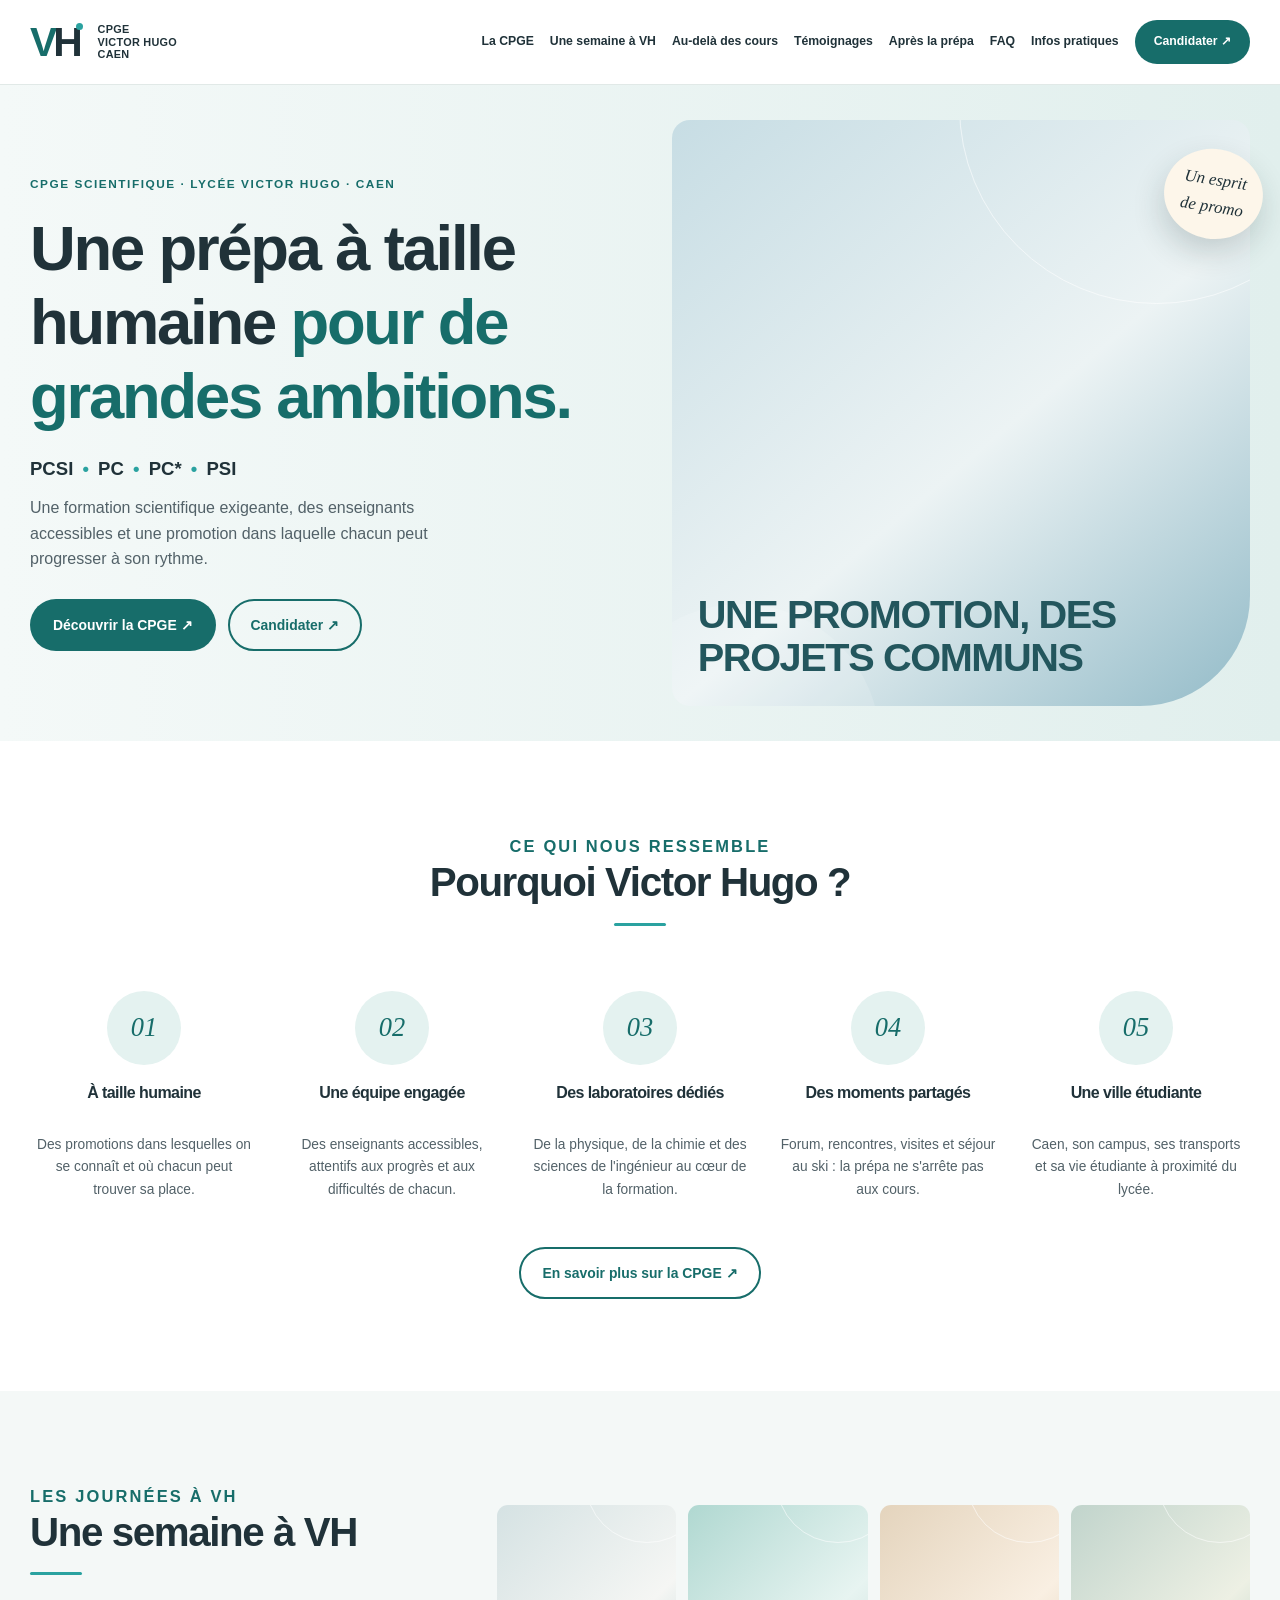
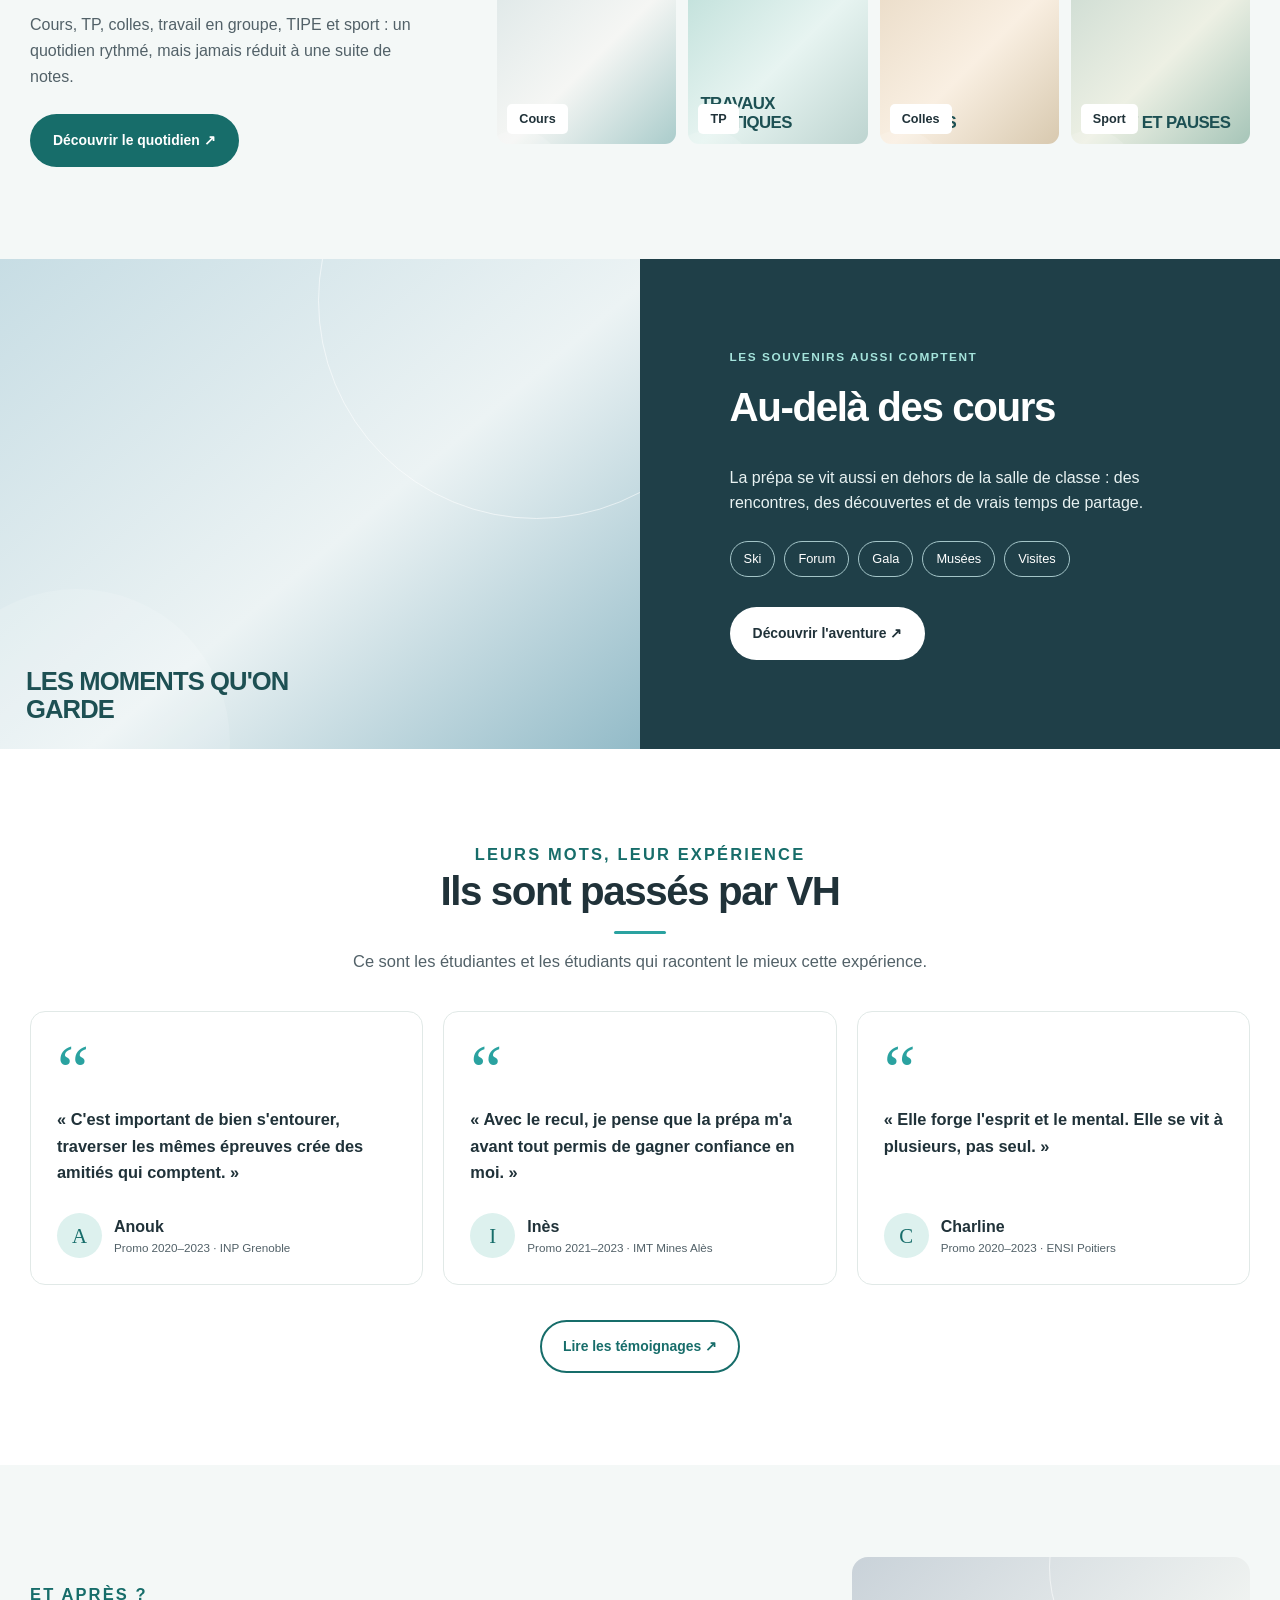
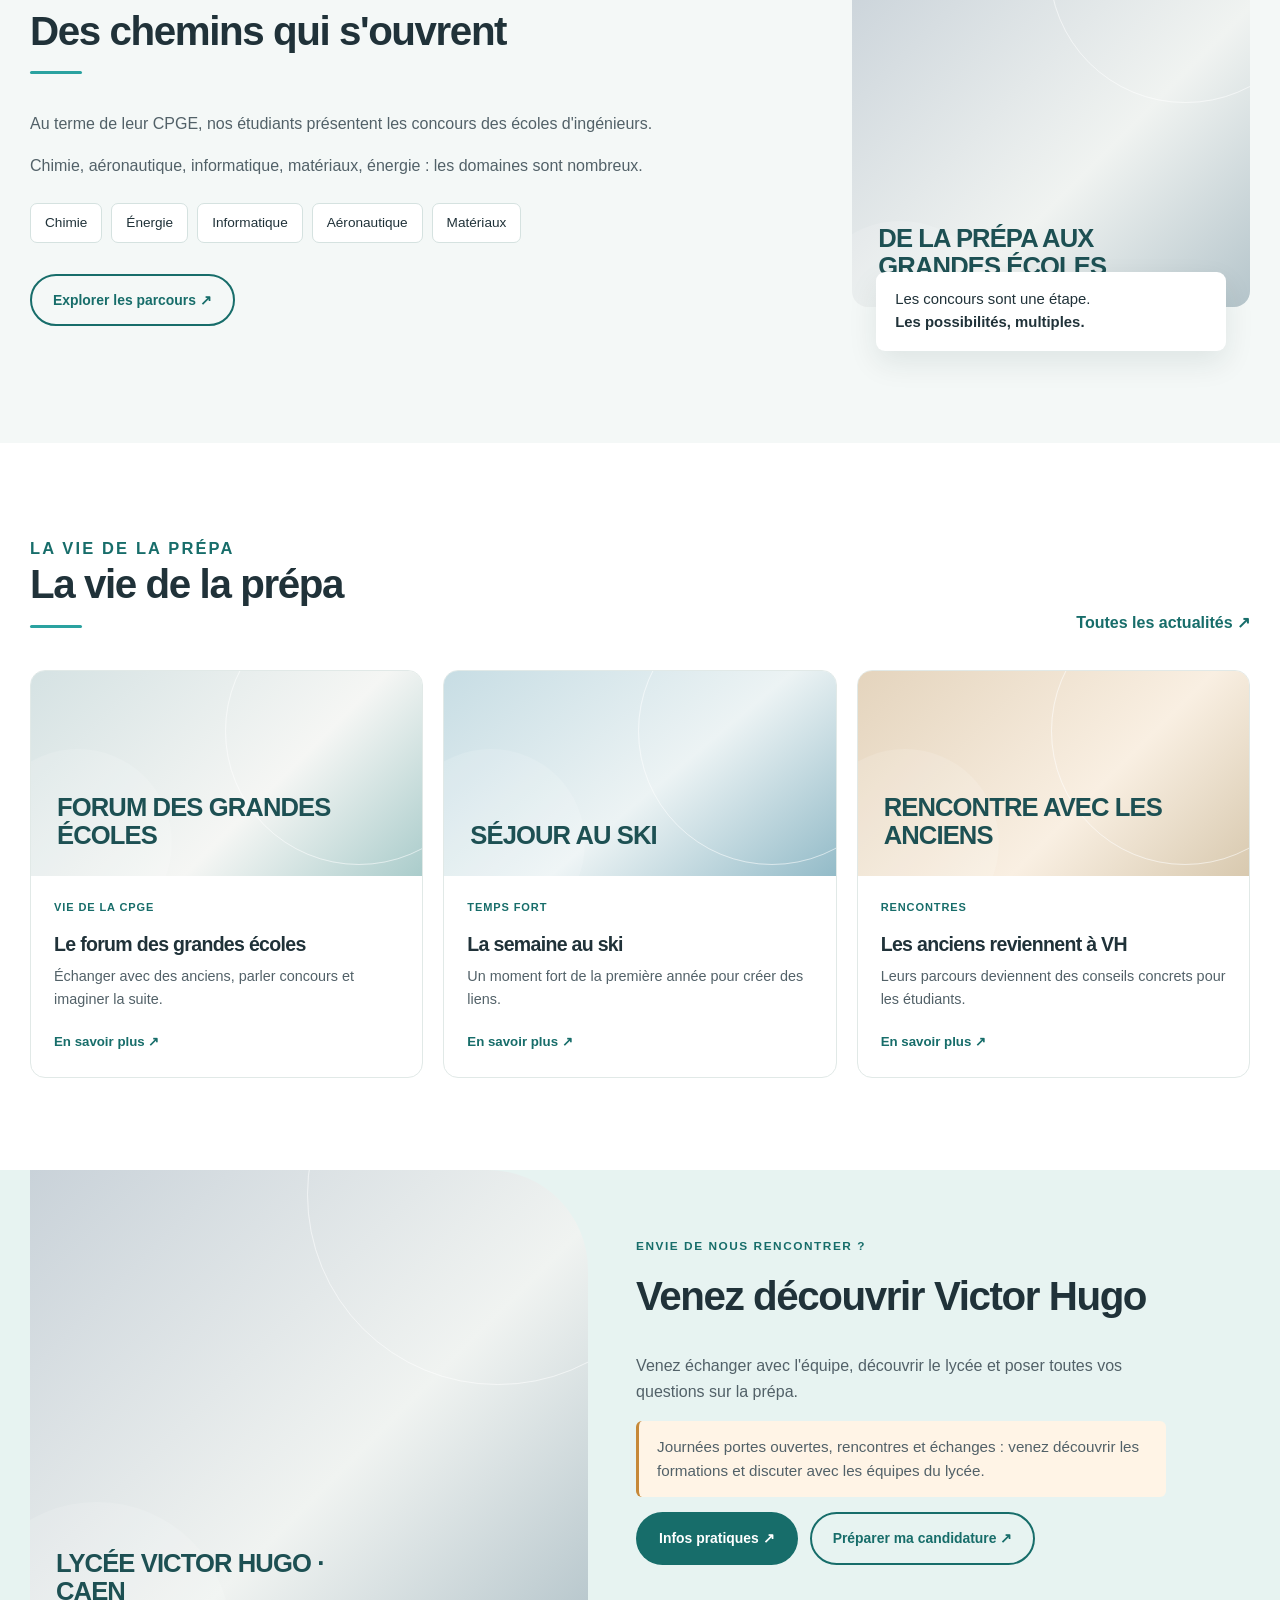
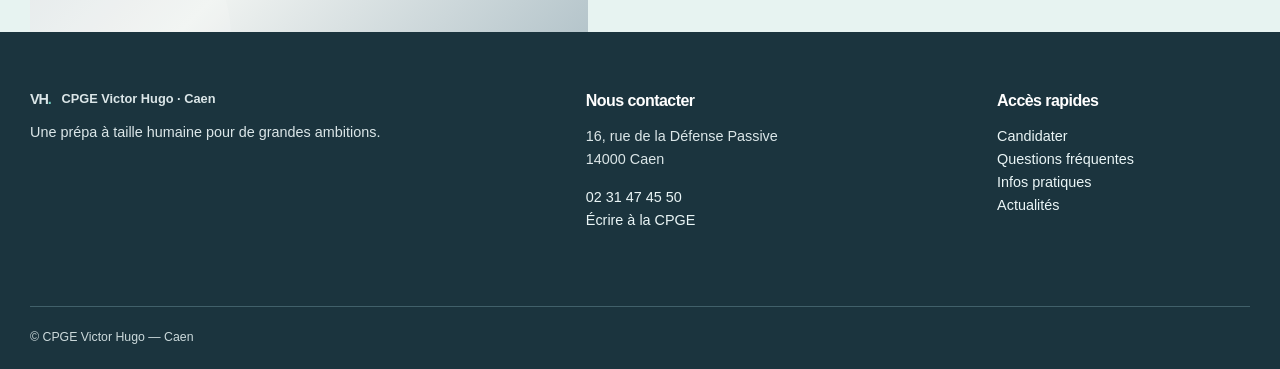
<file: src/index.html>
<!DOCTYPE html>

<html lang="fr">
<head>
<meta charset="utf-8"/>
<meta content="width=device-width, initial-scale=1.0" name="viewport"/>
<meta content="#2AA2A0" name="theme-color"/>
<meta content="Découvrez les classes préparatoires scientifiques du lycée Victor Hugo à Caen." name="description"/>
<title>Accueil | CPGE Victor Hugo — Caen</title>
<link href="assets/css/style.css" rel="stylesheet"/>
</head>
<body>
<a class="skip-link" href="#contenu">
    Aller au contenu
</a>
<!-- =====================================
     1. HEADER ET NAVIGATION
===================================== -->
<header class="site-header">
<div class="header-inner container">
<!-- Logo -->
<a aria-label="CPGE Victor Hugo — accueil" class="brand" href="./">
<span aria-hidden="true" class="brand-mark">
                V<span>H</span><i></i>
</span>
<span class="brand-name">
                CPGE<br/>
                VICTOR HUGO<br/>
                CAEN
            </span>
</a>
<!-- Navigation ordinateur -->
<nav aria-label="Navigation principale" class="desktop-nav">
<a href="la-cpge/">La CPGE</a>
<a href="une-semaine/">Une semaine à VH</a>
<a href="au-dela-des-cours/">Au-delà des cours</a>
<a href="temoignages/">Témoignages</a>
<a href="apres-la-prepa/">Après la prépa</a>
<a href="faq/">FAQ</a>
<a href="infos-pratiques/">Infos pratiques</a>
<a class="nav-cta" href="candidater/">
                Candidater ↗
            </a>
</nav>
<!-- Menu mobile sans JavaScript -->
<details class="mobile-nav">
<summary>
                Menu
                <span aria-hidden="true" class="menu-symbol">☰</span>
</summary>
<nav aria-label="Navigation mobile" class="mobile-nav-links">
<a href="la-cpge/">La CPGE</a>
<a href="une-semaine/">Une semaine à VH</a>
<a href="au-dela-des-cours/">Au-delà des cours</a>
<a href="temoignages/">Témoignages</a>
<a href="apres-la-prepa/">Après la prépa</a>
<a href="faq/">FAQ</a>
<a href="infos-pratiques/">Infos pratiques</a>
<a class="nav-cta" href="candidater/">
                    Candidater ↗
                </a>
</nav>
</details>
</div>
</header>
<main id="contenu">
<!-- =====================================
     2. HERO - PRESENTATION PRINCIPALE
===================================== -->
<section class="home-hero">
<div class="container home-hero-grid">
<div class="home-hero-copy">
<p class="eyebrow">
                CPGE SCIENTIFIQUE ·
                LYCÉE VICTOR HUGO · CAEN
            </p>
<h1>
                Une prépa à taille humaine
                <em>pour de grandes ambitions.</em>
</h1>
<p class="hero-tracks">
                PCSI <span>•</span>
                PC <span>•</span>
                PC* <span>•</span>
                PSI
            </p>
<p class="hero-intro">Une formation scientifique exigeante, des enseignants accessibles et une promotion dans laquelle chacun peut progresser à son rythme.</p>
<div class="button-row">
<a class="button button--primary" href="la-cpge/">
                    Découvrir la CPGE ↗
                </a>
<a class="button button--outline" href="candidater/">
                    Candidater ↗
                </a>
</div>
</div>
<!-- Photo à ajouter -->
<div class="hero-visual">
<div aria-hidden="true" class="media-slot media-snow">

<strong>
                    UNE PROMOTION, DES PROJETS COMMUNS
                </strong>
</div>
<span class="visual-sticker">
                Un esprit<br/>de promo
            </span>
</div>
</div>
</section>
<!-- =====================================
     3. POURQUOI VICTOR HUGO ?
===================================== -->
<section class="section" id="pourquoi">
<div class="container">
<div class="section-heading section-heading--center">
<p class="eyebrow">CE QUI NOUS RESSEMBLE</p>
<h2>Pourquoi Victor Hugo ?</h2>
</div>
<div class="reasons-grid">
<article class="reason">
<span class="reason-number">01</span>
<h3>À taille humaine</h3>
<p>
                    Des promotions dans lesquelles
                    on se connaît et où chacun
                    peut trouver sa place.
                </p>
</article>
<article class="reason">
<span class="reason-number">02</span>
<h3>Une équipe engagée</h3>
<p>
                    Des enseignants accessibles,
                    attentifs aux progrès et aux
                    difficultés de chacun.
                </p>
</article>
<article class="reason">
<span class="reason-number">03</span>
<h3>Des laboratoires dédiés</h3>
<p>
                    De la physique, de la chimie
                    et des sciences de l'ingénieur
                    au cœur de la formation.
                </p>
</article>
<article class="reason">
<span class="reason-number">04</span>
<h3>Des moments partagés</h3>
<p>
                    Forum, rencontres, visites
                    et séjour au ski : la prépa
                    ne s'arrête pas aux cours.
                </p>
</article>
<article class="reason">
<span class="reason-number">05</span>
<h3>Une ville étudiante</h3>
<p>
                    Caen, son campus, ses transports
                    et sa vie étudiante à proximité
                    du lycée.
                </p>
</article>
</div>
<div class="section-actions">
<a class="button button--outline" href="la-cpge/">
                En savoir plus sur la CPGE ↗
            </a>
</div>
</div>
</section>
<!-- =====================================
     4. UNE SEMAINE A VH
===================================== -->
<section class="section section--soft">
<div class="container split split--wide-right">
<div class="split-copy">
<div class="section-heading">
<p class="eyebrow">LES JOURNÉES À VH</p>
<h2>Une semaine à VH</h2>
</div>
<p>
                Cours, TP, colles, travail en groupe,
                TIPE et sport : un quotidien rythmé,
                mais jamais réduit à une suite de notes.
            </p>
<a class="button button--primary" href="une-semaine/">
                Découvrir le quotidien ↗
            </a>
</div>
<div class="week-grid">
<div class="week-tile">
<div aria-hidden="true" class="media-slot media-class">

<strong>COURS</strong>
</div>
<span>Cours</span>
</div>
<div class="week-tile">
<div aria-hidden="true" class="media-slot media-lab">

<strong>TRAVAUX PRATIQUES</strong>
</div>
<span>TP</span>
</div>
<div class="week-tile">
<div aria-hidden="true" class="media-slot media-warm">

<strong>COLLES</strong>
</div>
<span>Colles</span>
</div>
<div class="week-tile">
<div aria-hidden="true" class="media-slot media-sage">

<strong>SPORT ET PAUSES</strong>
</div>
<span>Sport</span>
</div>
</div>
</div>
</section>
<!-- =====================================
     5. AU-DELA DES COURS
===================================== -->
<section class="adventure-section">
<div class="adventure-image">
<div aria-hidden="true" class="media-slot media-snow">

<strong>
                LES MOMENTS QU'ON GARDE
            </strong>
</div>
</div>
<div class="adventure-content">
<p class="eyebrow eyebrow--light">
            LES SOUVENIRS AUSSI COMPTENT
        </p>
<h2>Au-delà des cours</h2>
<p>
            La prépa se vit aussi en dehors
            de la salle de classe : des rencontres,
            des découvertes et de vrais temps
            de partage.
        </p>
<ul class="inline-tags">
<li>Ski</li>
<li>Forum</li>
<li>Gala</li>
<li>Musées</li>
<li>Visites</li>
</ul>
<a class="button button--light" href="au-dela-des-cours/">
            Découvrir l'aventure ↗
        </a>
</div>
</section>
<!-- =====================================
     6. TEMOIGNAGES
===================================== -->
<section class="section">
<div class="container">
<div class="section-heading section-heading--center">
<p class="eyebrow">
                LEURS MOTS, LEUR EXPÉRIENCE
            </p>
<h2>Ils sont passés par VH</h2>
<p>
                Ce sont les étudiantes et les étudiants
                qui racontent le mieux cette expérience.
            </p>
</div>
<div aria-label="Témoignages des anciens étudiants" class="cards cards--3 testimonials-carousel" role="region" tabindex="0">
<!-- ANOUK -->
<article class="quote-card">
<span aria-hidden="true" class="quote-mark">“</span>
<blockquote>
                    « C'est important de bien s'entourer,
                    traverser les mêmes épreuves crée
                    des amitiés qui comptent. »
                </blockquote>
<div class="quote-person">
<span class="person-avatar">A</span>
<p>
<strong>Anouk</strong>
<small>
                            Promo 2020–2023 · INP Grenoble
                        </small>
</p>
</div>
</article>
<!-- INES -->
<article class="quote-card">
<span aria-hidden="true" class="quote-mark">“</span>
<blockquote>
                    « Avec le recul, je pense que la prépa
                    m'a avant tout permis de gagner
                    confiance en moi. »
                </blockquote>
<div class="quote-person">
<span class="person-avatar">I</span>
<p>
<strong>Inès</strong>
<small>
                            Promo 2021–2023 · IMT Mines Alès
                        </small>
</p>
</div>
</article>
<!-- CHARLINE -->
<article class="quote-card">
<span aria-hidden="true" class="quote-mark">“</span>
<blockquote>
                    « Elle forge l'esprit et le mental.
                    Elle se vit à plusieurs, pas seul. »
                </blockquote>
<div class="quote-person">
<span class="person-avatar">C</span>
<p>
<strong>Charline</strong>
<small>
                            Promo 2020–2023 · ENSI Poitiers
                        </small>
</p>
</div>
</article>
</div>
<div class="section-actions">
<a class="button button--outline" href="temoignages/">
                Lire les témoignages ↗
            </a>
</div>
</div>
</section>
<!-- =====================================
     7. APRES LA PREPA
===================================== -->
<section class="section section--soft">
<div class="container split split--wide-left">
<div>
<div class="section-heading">
<p class="eyebrow">ET APRÈS ?</p>
<h2>Des chemins qui s'ouvrent</h2>
</div>
<p>
                Au terme de leur CPGE, nos étudiants
                présentent les concours des écoles
                d'ingénieurs.
            </p>
<p>
                Chimie, aéronautique, informatique,
                matériaux, énergie : les domaines
                sont nombreux.
            </p>
<div class="track-list">
<span>Chimie</span>
<span>Énergie</span>
<span>Informatique</span>
<span>Aéronautique</span>
<span>Matériaux</span>
</div>
<a class="button button--outline" href="apres-la-prepa/">
                Explorer les parcours ↗
            </a>
</div>
<div class="after-aside">
<div aria-hidden="true" class="media-slot media-campus">

<strong>
                    DE LA PRÉPA AUX GRANDES ÉCOLES
                </strong>
</div>
<div class="after-aside-label">
                Les concours sont une étape.<br/>
<strong>Les possibilités, multiples.</strong>
</div>
</div>
</div>
</section>
<!-- =====================================
     8. ACTUALITES
===================================== -->
<section class="section">
<div class="container">
<div class="heading-row">
<div class="section-heading">
<p class="eyebrow">LA VIE DE LA PRÉPA</p>
<h2>La vie de la prépa</h2>
</div>
<a class="text-link" href="actualites/">
                Toutes les actualités ↗
            </a>
</div>
<div class="cards cards--3 news-cards">
<!-- ACTUALITE 1 -->
<article class="story-card">
<div aria-hidden="true" class="media-slot media-class">

<strong>
                        FORUM DES GRANDES ÉCOLES
                    </strong>
</div>
<div class="story-copy">
<p class="mini-label">Vie de la CPGE</p>
<h3>Le forum des grandes écoles</h3>
<p>
                        Échanger avec des anciens,
                        parler concours et imaginer la suite.
                    </p>
<a href="actualites/#forum">
                        En savoir plus ↗
                    </a>
</div>
</article>
<!-- ACTUALITE 2 -->
<article class="story-card">
<div aria-hidden="true" class="media-slot media-snow">

<strong>SÉJOUR AU SKI</strong>
</div>
<div class="story-copy">
<p class="mini-label">Temps fort</p>
<h3>La semaine au ski</h3>
<p>
                        Un moment fort de la première année
                        pour créer des liens.
                    </p>
<a href="actualites/#ski">
                        En savoir plus ↗
                    </a>
</div>
</article>
<!-- ACTUALITE 3 -->
<article class="story-card">
<div aria-hidden="true" class="media-slot media-warm">

<strong>
                        RENCONTRE AVEC LES ANCIENS
                    </strong>
</div>
<div class="story-copy">
<p class="mini-label">Rencontres</p>
<h3>Les anciens reviennent à VH</h3>
<p>
                        Leurs parcours deviennent
                        des conseils concrets pour
                        les étudiants.
                    </p>
<a href="actualites/#anciens">
                        En savoir plus ↗
                    </a>
</div>
</article>
</div>
</div>
</section>
<!-- =====================================
     9. CONTACT ET PORTES OUVERTES
===================================== -->
<section class="meet-section">
<div class="container meet-grid">
<div class="meet-image">
<div aria-hidden="true" class="media-slot media-campus">

<strong>
                    LYCÉE VICTOR HUGO · CAEN
                </strong>
</div>
</div>
<div class="meet-content">
<p class="eyebrow">
                ENVIE DE NOUS RENCONTRER ?
            </p>
<h2>Venez découvrir Victor Hugo</h2>
<p>
                Venez échanger avec l'équipe,
                découvrir le lycée et poser
                toutes vos questions sur la prépa.
            </p>
<p class="small-warning">Journées portes ouvertes, rencontres et échanges : venez découvrir les formations et discuter avec les équipes du lycée.</p>
<div class="button-row">
<a class="button button--primary" href="infos-pratiques/">
                    Infos pratiques ↗
                </a>
<a class="button button--outline" href="candidater/">
                    Préparer ma candidature ↗
                </a>
</div>
</div>
</div>
</section>
</main>
<!-- =====================================
     10. FOOTER
===================================== -->
<footer class="site-footer">
<div class="container footer-top">
<div>
<p class="footer-brand">
                VH<span>.</span>
<small>CPGE Victor Hugo · Caen</small>
</p>
<p>
                Une prépa à taille humaine
                pour de grandes ambitions.
            </p>
</div>
<div>
<h2>Nous contacter</h2>
<p>
                16, rue de la Défense Passive<br/>
                14000 Caen
            </p>
<p>
<a href="tel:+33231474550">
                    02 31 47 45 50
                </a>
<br/>
<a href="mailto:cecilia.guillard@ac-normandie.fr">Écrire à la CPGE</a>
</p>
</div>
<div>
<h2>Accès rapides</h2>
<p>
<a href="candidater/">Candidater</a><br/>
<a href="faq/">Questions fréquentes</a><br/>
<a href="infos-pratiques/">Infos pratiques</a><br/>
<a href="actualites/">Actualités</a>
</p>
</div>
</div>
<div class="container footer-bottom">
<span>© CPGE Victor Hugo — Caen</span>

</div>
</footer>
</body>
</html>
</file>
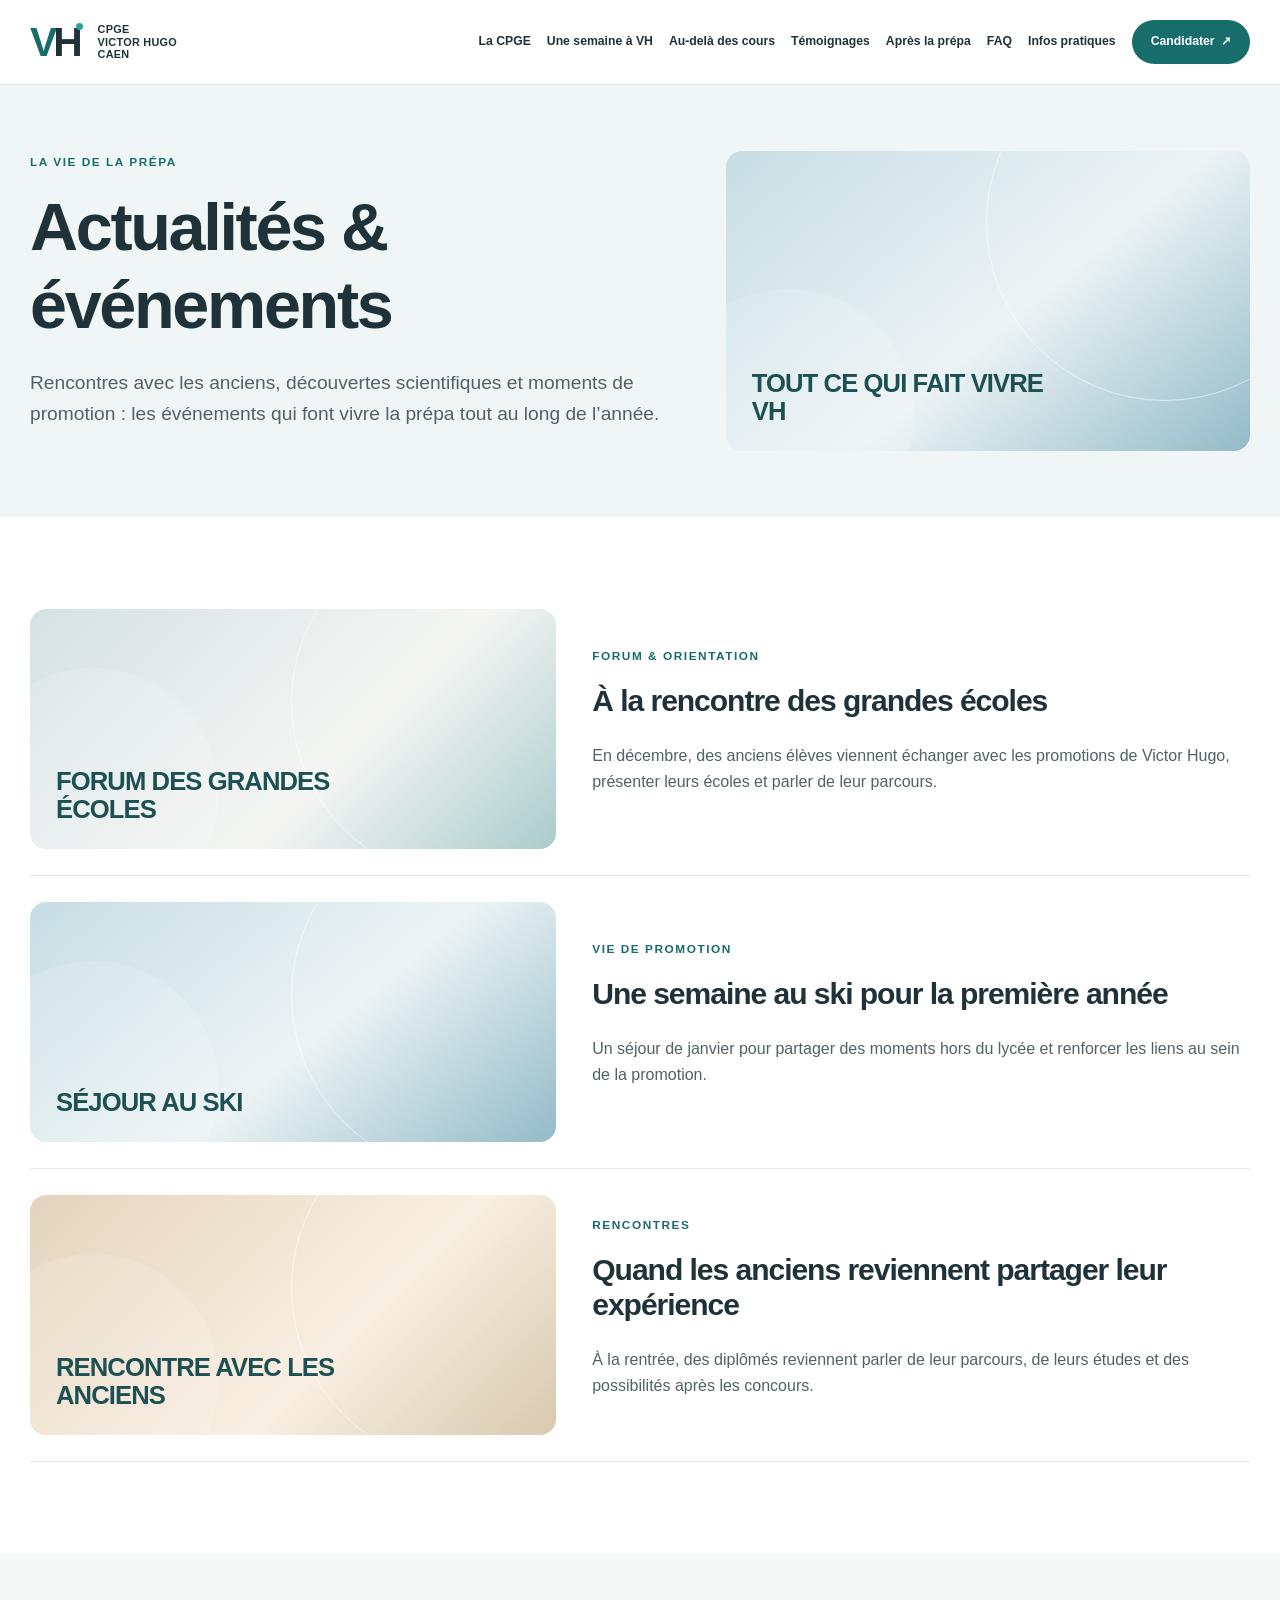
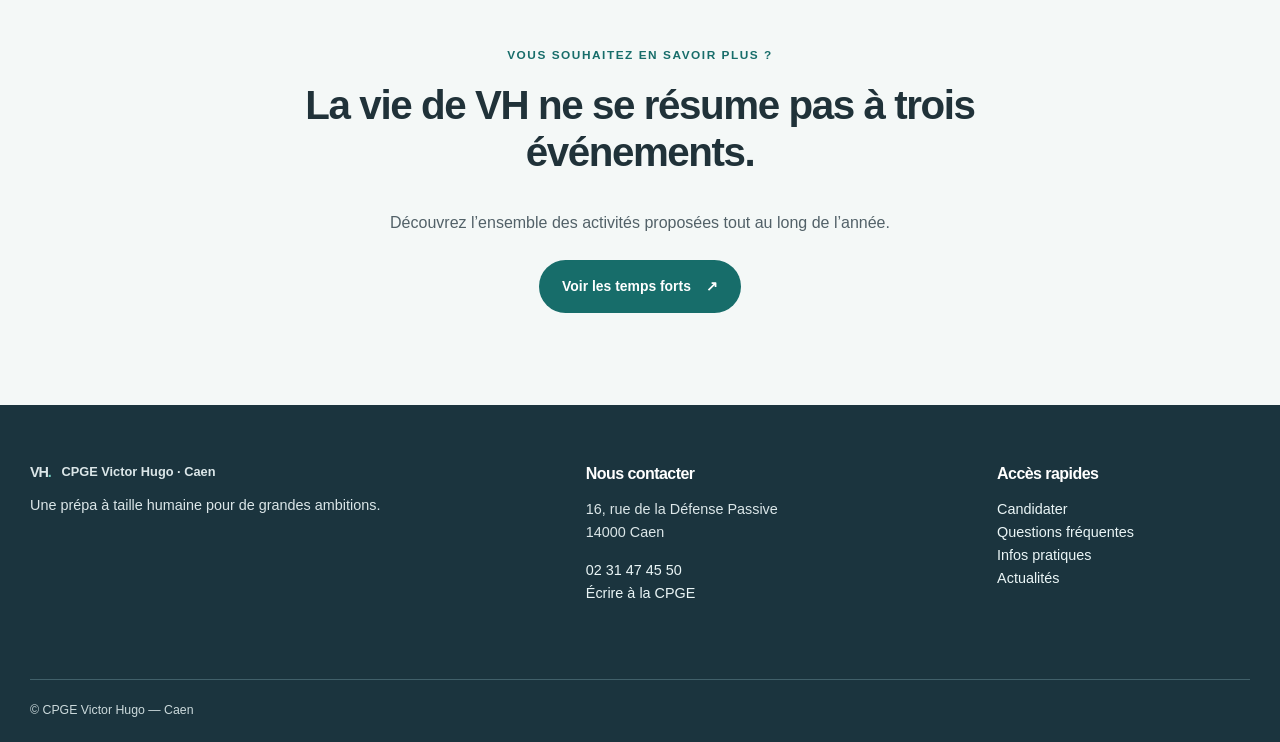
<file: src/actualites/index.html>
<!DOCTYPE html>

<html lang="fr">
<head>
<meta charset="utf-8"/>
<meta content="width=device-width, initial-scale=1.0" name="viewport"/>
<meta content="#2AA2A0" name="theme-color"/>
<meta content="Vie des classes préparatoires de Victor Hugo à Caen : événements, rencontres et activités." name="description"/>
<title>Actualités | CPGE Victor Hugo — Caen</title>
<link href="../assets/css/style.css" rel="stylesheet"/>
</head>
<body>
<a class="skip-link" href="#contenu">Aller au contenu</a>
<!-- Le même en-tête se retrouve dans chaque page HTML. -->
<header class="site-header">
<div class="header-inner container">
<a aria-label="CPGE Victor Hugo — accueil" class="brand" href="../">
<span aria-hidden="true" class="brand-mark">V<span>H</span><i></i></span>
<span class="brand-name">CPGE<br/>VICTOR HUGO<br/>CAEN</span>
</a>
<nav aria-label="Navigation principale" class="desktop-nav">
<a href="../la-cpge/">La CPGE</a>
<a href="../une-semaine/">Une semaine à VH</a>
<a href="../au-dela-des-cours/">Au-delà des cours</a>
<a href="../temoignages/">Témoignages</a>
<a href="../apres-la-prepa/">Après la prépa</a>
<a href="../faq/">FAQ</a>
<a href="../infos-pratiques/">Infos pratiques</a>
<a class="nav-cta" href="../candidater/">Candidater <span aria-hidden="true">↗</span></a>
</nav>
<!-- Menu mobile sans JavaScript : cliquer sur Menu pour l'ouvrir. -->
<details class="mobile-nav">
<summary>Menu <span aria-hidden="true" class="menu-symbol">☰</span></summary>
<nav aria-label="Navigation mobile" class="mobile-nav-links">
<a href="../la-cpge/">La CPGE</a>
<a href="../une-semaine/">Une semaine à VH</a>
<a href="../au-dela-des-cours/">Au-delà des cours</a>
<a href="../temoignages/">Témoignages</a>
<a href="../apres-la-prepa/">Après la prépa</a>
<a href="../faq/">FAQ</a>
<a href="../infos-pratiques/">Infos pratiques</a>
<a class="nav-cta" href="../candidater/">Candidater <span aria-hidden="true">↗</span></a>
</nav>
</details>
</div>
</header>
<main id="contenu">
<!-- Titre de page : vous pouvez modifier librement le texte ici. -->
<section class="page-hero">
<div class="container page-hero-grid">
<div>
<p class="eyebrow">LA VIE DE LA PRÉPA</p>
<h1>Actualités &amp; événements</h1>
<p class="lead">Rencontres avec les anciens, découvertes scientifiques et moments de promotion : les événements qui font vivre la prépa tout au long de l’année.</p>
</div>
<div aria-hidden="true" class="media-slot media-slot--page media-snow">
<strong>TOUT CE QUI FAIT VIVRE VH</strong>
</div>
</div>
</section>
<section class="section"><div class="container">

<div class="news-list">
<article class="news-feature" id="forum"><div aria-hidden="true" class="media-slot media-class"><strong>FORUM DES GRANDES ÉCOLES</strong></div><div><p class="eyebrow">FORUM &amp; ORIENTATION</p><h2>À la rencontre des grandes écoles</h2><p>En décembre, des anciens élèves viennent échanger avec les promotions de Victor Hugo, présenter leurs écoles et parler de leur parcours.</p></div></article>
<article class="news-feature" id="ski"><div aria-hidden="true" class="media-slot media-snow"><strong>SÉJOUR AU SKI</strong></div><div><p class="eyebrow">VIE DE PROMOTION</p><h2>Une semaine au ski pour la première année</h2><p>Un séjour de janvier pour partager des moments hors du lycée et renforcer les liens au sein de la promotion.</p></div></article>
<article class="news-feature" id="anciens"><div aria-hidden="true" class="media-slot media-warm"><strong>RENCONTRE AVEC LES ANCIENS</strong></div><div><p class="eyebrow">RENCONTRES</p><h2>Quand les anciens reviennent partager leur expérience</h2><p>À la rentrée, des diplômés reviennent parler de leur parcours, de leurs études et des possibilités après les concours.</p></div></article>
</div>
</div></section>
<section class="section section--soft"><div class="container center-content"><p class="eyebrow">VOUS SOUHAITEZ EN SAVOIR PLUS ?</p><h2>La vie de VH ne se résume pas à trois événements.</h2><p>Découvrez l’ensemble des activités proposées tout au long de l’année.</p><a class="button button--primary" href="../au-dela-des-cours/">Voir les temps forts<span aria-hidden="true">↗</span></a></div></section>
</main>
<footer class="site-footer">
<div class="container footer-top">
<div>
<p class="footer-brand">VH<span>.</span> <small>CPGE Victor Hugo · Caen</small></p>
<p>Une prépa à taille humaine pour de grandes ambitions.</p>
</div>
<div>
<h2>Nous contacter</h2>
<p>16, rue de la Défense Passive<br/>14000 Caen</p>
<p><a href="tel:+33231474550">02 31 47 45 50</a><br/><a href="mailto:cecilia.guillard@ac-normandie.fr">Écrire à la CPGE</a></p>
</div>
<div>
<h2>Accès rapides</h2>
<p><a href="../candidater/">Candidater</a><br/><a href="../faq/">Questions fréquentes</a><br/><a href="../infos-pratiques/">Infos pratiques</a><br/><a href="../actualites/">Actualités</a></p>
</div>
</div>
<div class="container footer-bottom">
<span>© CPGE Victor Hugo — Caen</span>

</div>
</footer>
</body>
</html>
</file>
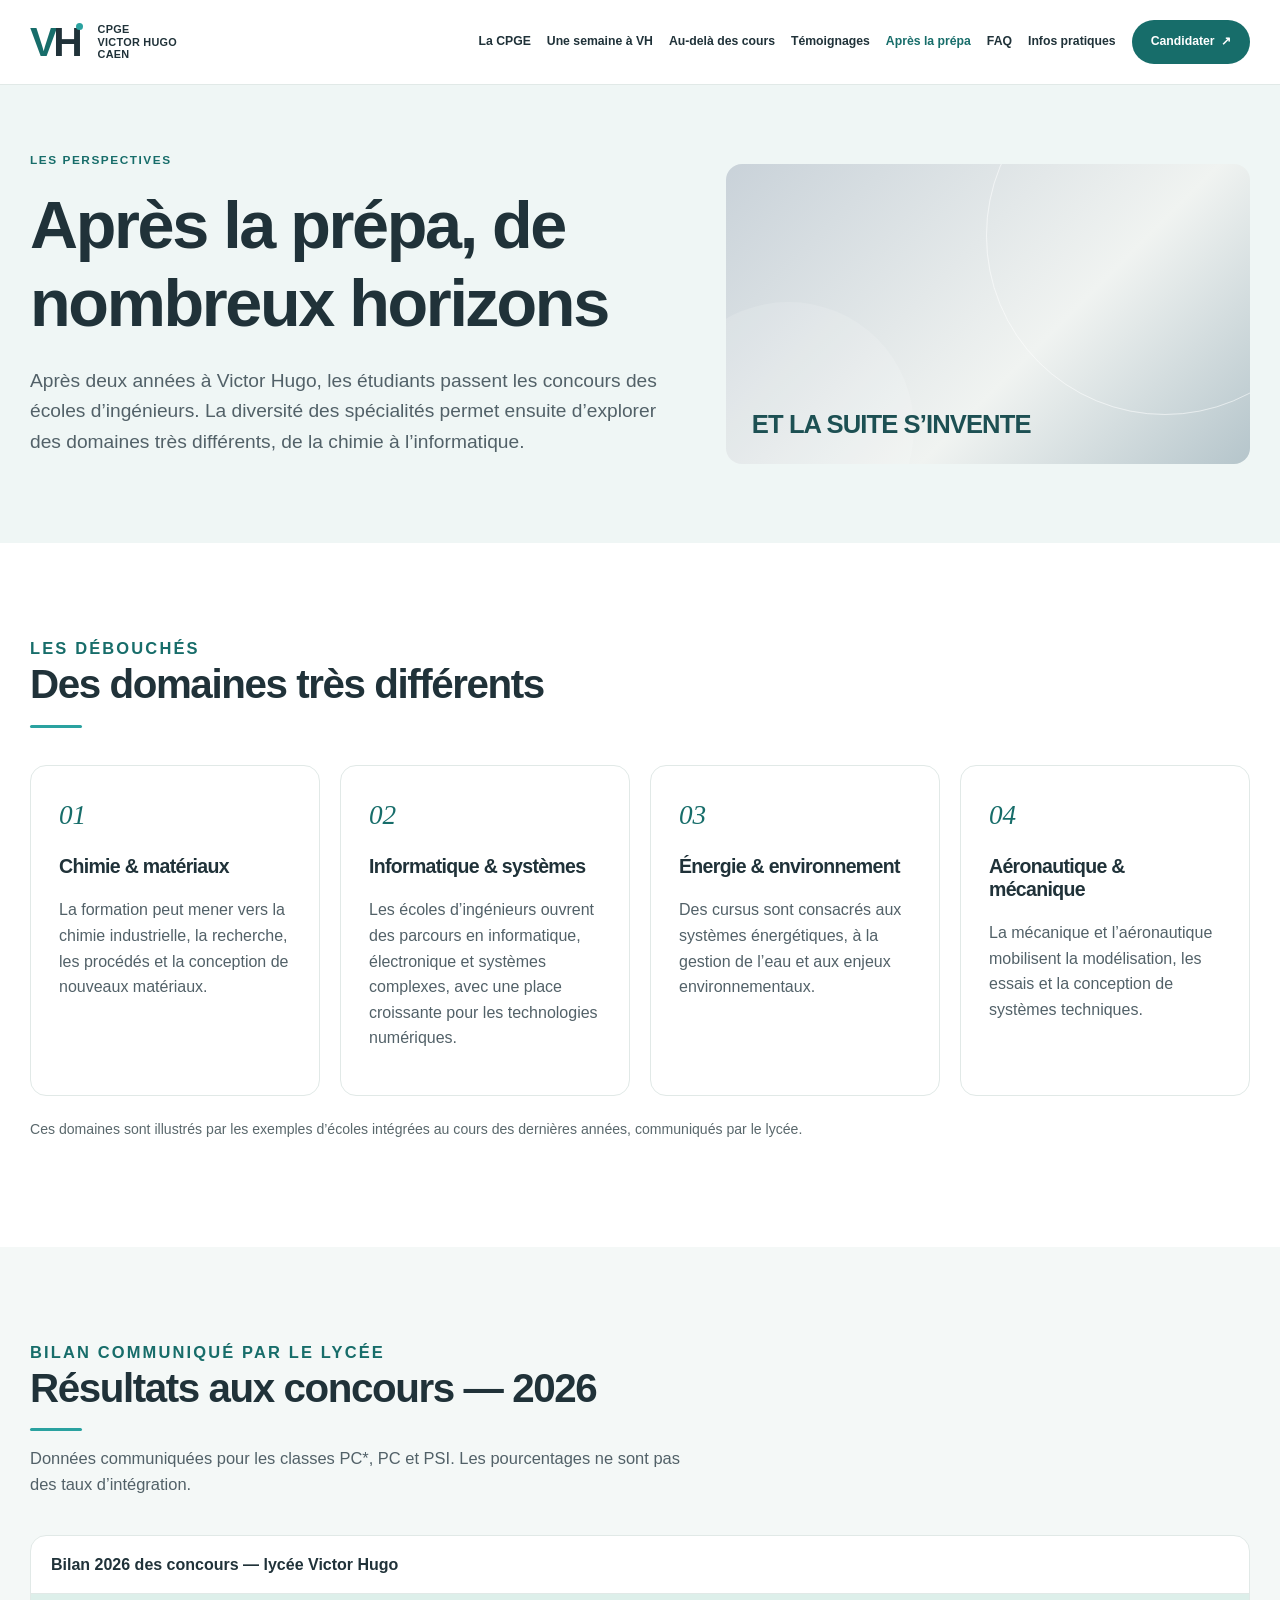
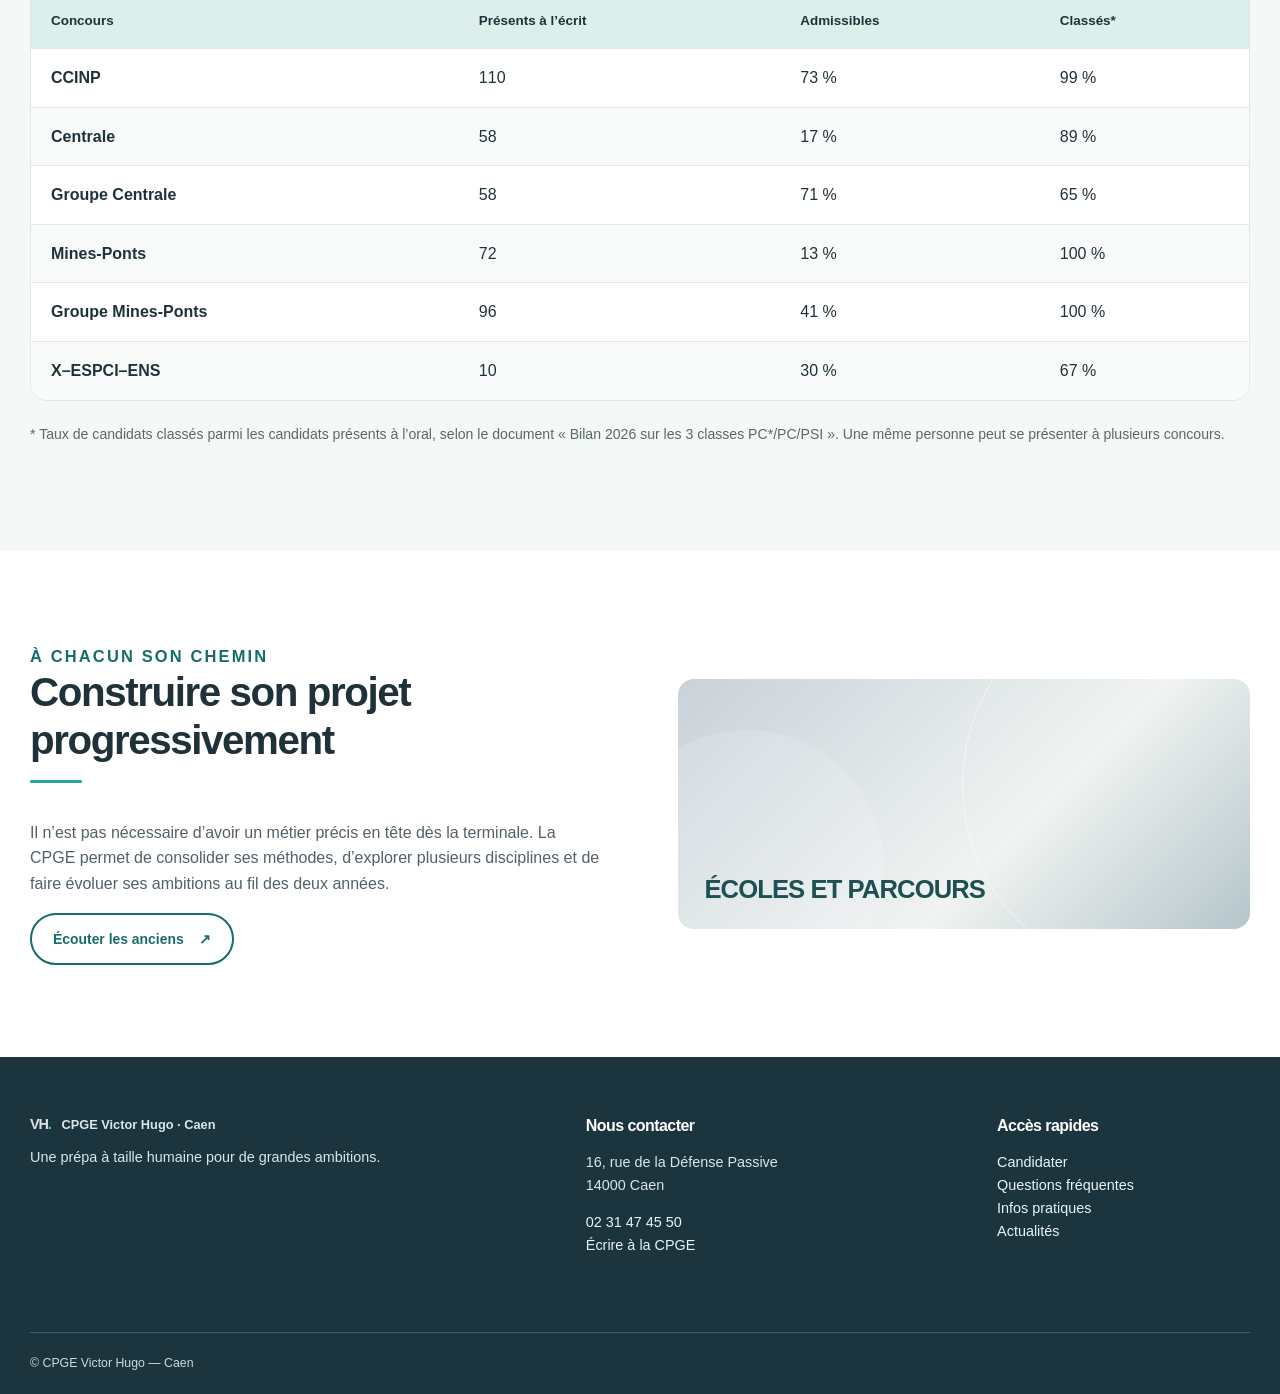
<file: src/apres-la-prepa/index.html>
<!DOCTYPE html>

<html lang="fr">
<head>
<meta charset="utf-8"/>
<meta content="width=device-width, initial-scale=1.0" name="viewport"/>
<meta content="#2AA2A0" name="theme-color"/>
<meta content="Débouchés et résultats 2026 aux concours des classes PC*, PC et PSI au lycée Victor Hugo." name="description"/>
<title>Après la prépa | CPGE Victor Hugo — Caen</title>
<link href="../assets/css/style.css" rel="stylesheet"/>
</head>
<body>
<a class="skip-link" href="#contenu">Aller au contenu</a>
<!-- Le même en-tête se retrouve dans chaque page HTML. -->
<header class="site-header">
<div class="header-inner container">
<a aria-label="CPGE Victor Hugo — accueil" class="brand" href="../">
<span aria-hidden="true" class="brand-mark">V<span>H</span><i></i></span>
<span class="brand-name">CPGE<br/>VICTOR HUGO<br/>CAEN</span>
</a>
<nav aria-label="Navigation principale" class="desktop-nav">
<a href="../la-cpge/">La CPGE</a>
<a href="../une-semaine/">Une semaine à VH</a>
<a href="../au-dela-des-cours/">Au-delà des cours</a>
<a href="../temoignages/">Témoignages</a>
<a aria-current="page" href="../apres-la-prepa/">Après la prépa</a>
<a href="../faq/">FAQ</a>
<a href="../infos-pratiques/">Infos pratiques</a>
<a class="nav-cta" href="../candidater/">Candidater <span aria-hidden="true">↗</span></a>
</nav>
<!-- Menu mobile sans JavaScript : cliquer sur Menu pour l'ouvrir. -->
<details class="mobile-nav">
<summary>Menu <span aria-hidden="true" class="menu-symbol">☰</span></summary>
<nav aria-label="Navigation mobile" class="mobile-nav-links">
<a href="../la-cpge/">La CPGE</a>
<a href="../une-semaine/">Une semaine à VH</a>
<a href="../au-dela-des-cours/">Au-delà des cours</a>
<a href="../temoignages/">Témoignages</a>
<a aria-current="page" href="../apres-la-prepa/">Après la prépa</a>
<a href="../faq/">FAQ</a>
<a href="../infos-pratiques/">Infos pratiques</a>
<a class="nav-cta" href="../candidater/">Candidater <span aria-hidden="true">↗</span></a>
</nav>
</details>
</div>
</header>
<main id="contenu">
<!-- Titre de page : vous pouvez modifier librement le texte ici. -->
<section class="page-hero">
<div class="container page-hero-grid">
<div>
<p class="eyebrow">LES PERSPECTIVES</p>
<h1>Après la prépa, de nombreux horizons</h1>
<p class="lead">Après deux années à Victor Hugo, les étudiants passent les concours des écoles d’ingénieurs. La diversité des spécialités permet ensuite d’explorer des domaines très différents, de la chimie à l’informatique.</p>
</div>
<div aria-hidden="true" class="media-slot media-slot--page media-campus">
<strong>ET LA SUITE S’INVENTE</strong>
</div>
</div>
</section>
<section class="section"><div class="container">
<div class="section-heading">
<p class="eyebrow">LES DÉBOUCHÉS</p><h2>Des domaines très différents</h2>
</div>
<div class="cards cards--4"><article class="field-card"><span>01</span><h3>Chimie &amp; matériaux</h3><p>La formation peut mener vers la chimie industrielle, la recherche, les procédés et la conception de nouveaux matériaux.</p></article><article class="field-card"><span>02</span><h3>Informatique &amp; systèmes</h3><p>Les écoles d’ingénieurs ouvrent des parcours en informatique, électronique et systèmes complexes, avec une place croissante pour les technologies numériques.</p></article><article class="field-card"><span>03</span><h3>Énergie &amp; environnement</h3><p>Des cursus sont consacrés aux systèmes énergétiques, à la gestion de l’eau et aux enjeux environnementaux.</p></article><article class="field-card"><span>04</span><h3>Aéronautique &amp; mécanique</h3><p>La mécanique et l’aéronautique mobilisent la modélisation, les essais et la conception de systèmes techniques.</p></article></div>
<p class="note">Ces domaines sont illustrés par les exemples d’écoles intégrées au cours des dernières années, communiqués par le lycée.</p>
</div></section>
<section class="section section--soft"><div class="container">
<div class="section-heading">
<p class="eyebrow">BILAN COMMUNIQUÉ PAR LE LYCÉE</p><h2>Résultats aux concours — 2026</h2>
<p>Données communiquées pour les classes PC*, PC et PSI. Les pourcentages ne sont pas des taux d’intégration.</p>
</div>
<div class="table-wrap"><table class="data-table"><caption>Bilan 2026 des concours — lycée Victor Hugo</caption><thead><tr><th scope="col">Concours</th><th scope="col">Présents à l’écrit</th><th scope="col">Admissibles</th><th scope="col">Classés*</th></tr></thead><tbody><tr><th scope="row">CCINP</th><td>110</td><td>73 %</td><td>99 %</td></tr><tr><th scope="row">Centrale</th><td>58</td><td>17 %</td><td>89 %</td></tr><tr><th scope="row">Groupe Centrale</th><td>58</td><td>71 %</td><td>65 %</td></tr><tr><th scope="row">Mines-Ponts</th><td>72</td><td>13 %</td><td>100 %</td></tr><tr><th scope="row">Groupe Mines-Ponts</th><td>96</td><td>41 %</td><td>100 %</td></tr><tr><th scope="row">X–ESPCI–ENS</th><td>10</td><td>30 %</td><td>67 %</td></tr></tbody></table></div>
<p class="note">* Taux de candidats classés parmi les candidats présents à l’oral, selon le document « Bilan 2026 sur les 3 classes PC*/PC/PSI ». Une même personne peut se présenter à plusieurs concours.</p>
</div></section>
<section class="section"><div class="container split"><div><div class="section-heading"><p class="eyebrow">À CHACUN SON CHEMIN</p><h2>Construire son projet progressivement</h2></div><p>Il n’est pas nécessaire d’avoir un métier précis en tête dès la terminale. La CPGE permet de consolider ses méthodes, d’explorer plusieurs disciplines et de faire évoluer ses ambitions au fil des deux années.</p><a class="button button--outline" href="../temoignages/">Écouter les anciens <span aria-hidden="true">↗</span></a></div><div aria-hidden="true" class="media-slot media-campus"><strong>ÉCOLES ET PARCOURS</strong></div></div></section>
</main>
<footer class="site-footer">
<div class="container footer-top">
<div>
<p class="footer-brand">VH<span>.</span> <small>CPGE Victor Hugo · Caen</small></p>
<p>Une prépa à taille humaine pour de grandes ambitions.</p>
</div>
<div>
<h2>Nous contacter</h2>
<p>16, rue de la Défense Passive<br/>14000 Caen</p>
<p><a href="tel:+33231474550">02 31 47 45 50</a><br/><a href="mailto:cecilia.guillard@ac-normandie.fr">Écrire à la CPGE</a></p>
</div>
<div>
<h2>Accès rapides</h2>
<p><a href="../candidater/">Candidater</a><br/><a href="../faq/">Questions fréquentes</a><br/><a href="../infos-pratiques/">Infos pratiques</a><br/><a href="../actualites/">Actualités</a></p>
</div>
</div>
<div class="container footer-bottom">
<span>© CPGE Victor Hugo — Caen</span>

</div>
</footer>
</body>
</html>
</file>
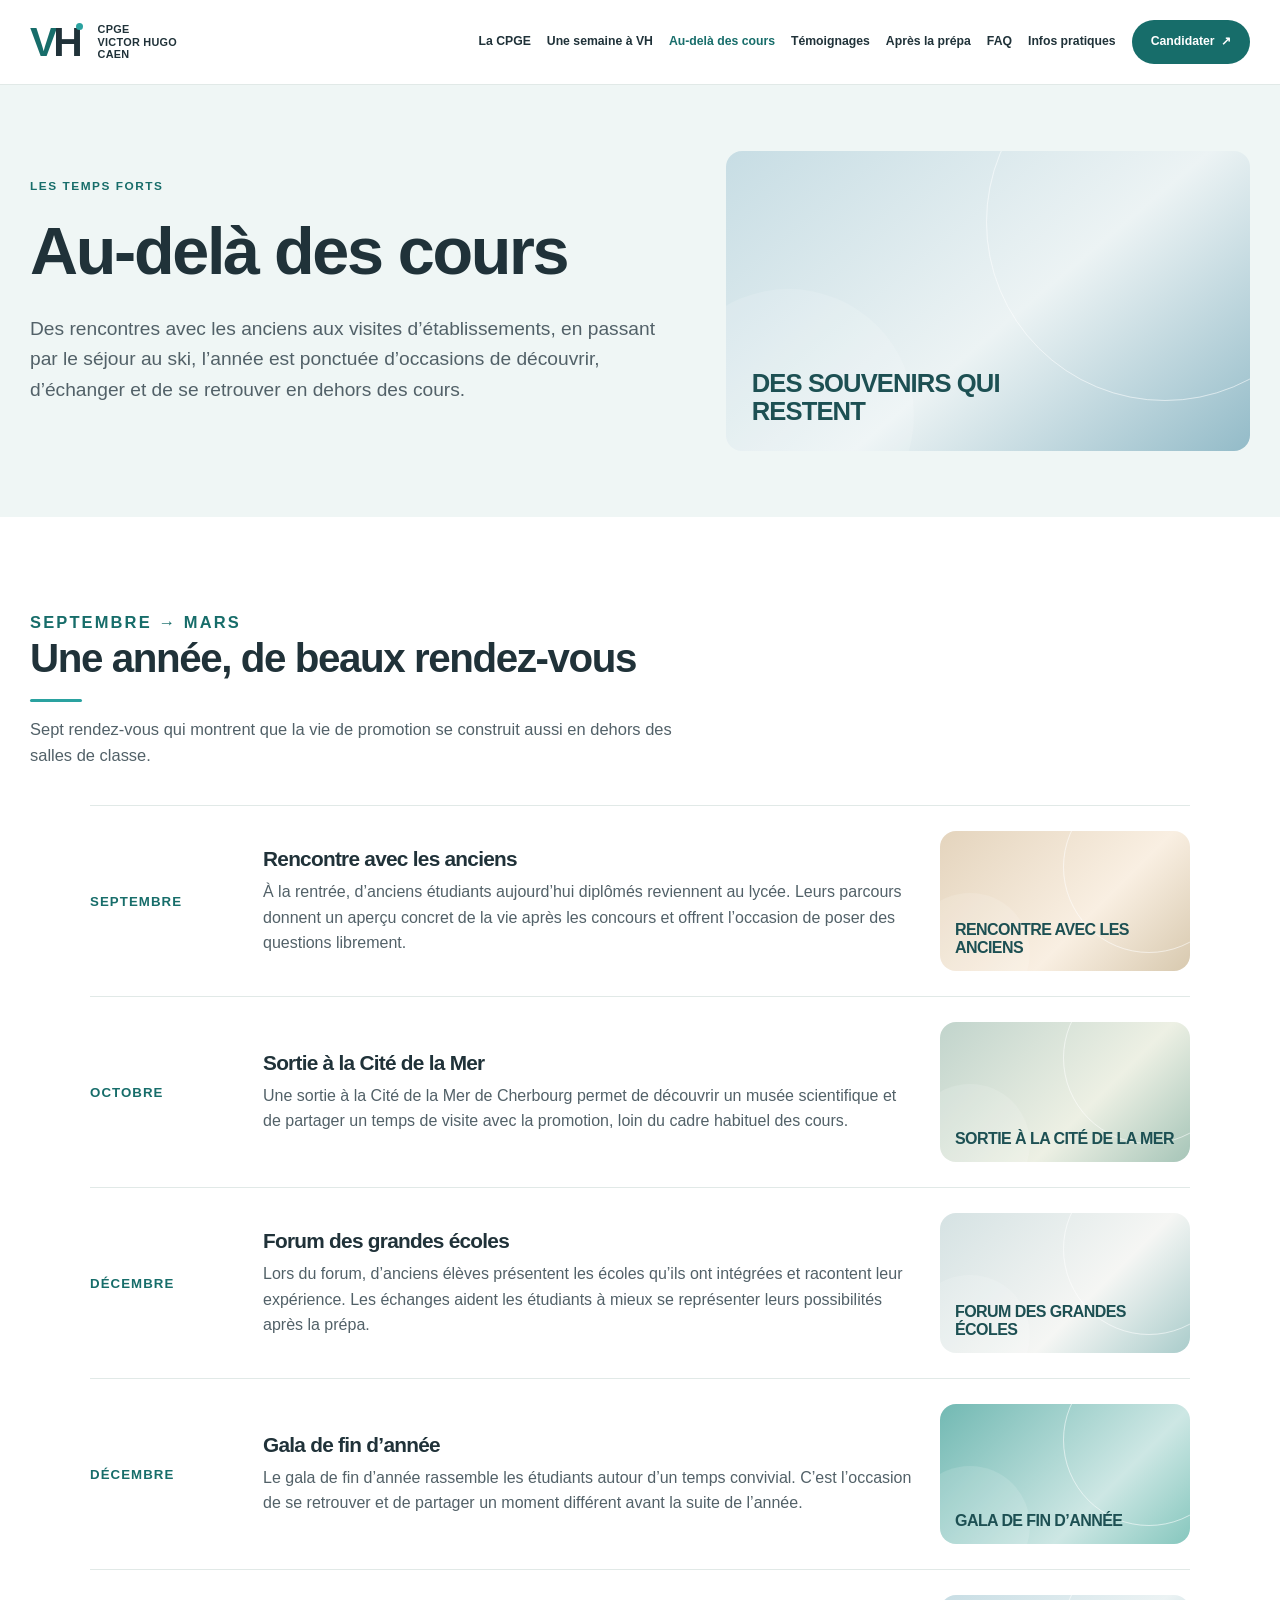
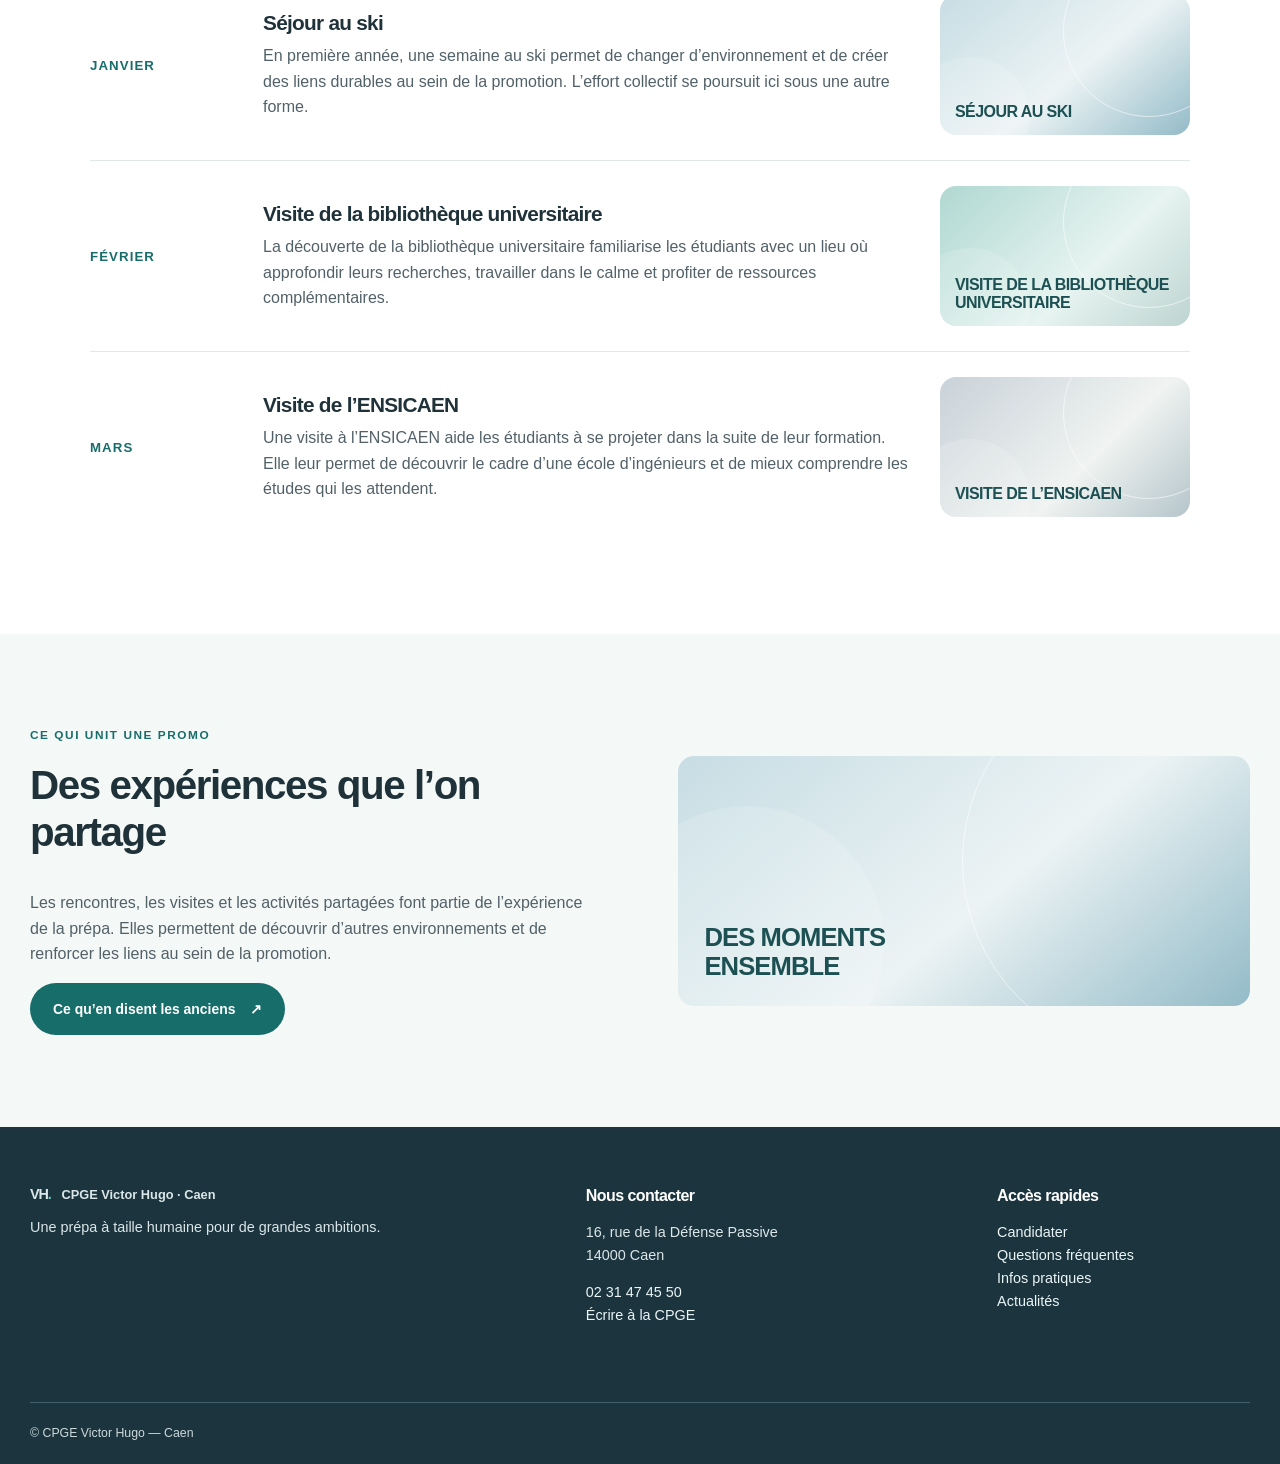
<file: src/au-dela-des-cours/index.html>
<!DOCTYPE html>

<html lang="fr">
<head>
<meta charset="utf-8"/>
<meta content="width=device-width, initial-scale=1.0" name="viewport"/>
<meta content="#2AA2A0" name="theme-color"/>
<meta content="Les activités de la CPGE Victor Hugo : ski, forum des grandes écoles, visites et rencontres." name="description"/>
<title>Au-delà des cours | CPGE Victor Hugo — Caen</title>
<link href="../assets/css/style.css" rel="stylesheet"/>
</head>
<body>
<a class="skip-link" href="#contenu">Aller au contenu</a>
<!-- Le même en-tête se retrouve dans chaque page HTML. -->
<header class="site-header">
<div class="header-inner container">
<a aria-label="CPGE Victor Hugo — accueil" class="brand" href="../">
<span aria-hidden="true" class="brand-mark">V<span>H</span><i></i></span>
<span class="brand-name">CPGE<br/>VICTOR HUGO<br/>CAEN</span>
</a>
<nav aria-label="Navigation principale" class="desktop-nav">
<a href="../la-cpge/">La CPGE</a>
<a href="../une-semaine/">Une semaine à VH</a>
<a aria-current="page" href="../au-dela-des-cours/">Au-delà des cours</a>
<a href="../temoignages/">Témoignages</a>
<a href="../apres-la-prepa/">Après la prépa</a>
<a href="../faq/">FAQ</a>
<a href="../infos-pratiques/">Infos pratiques</a>
<a class="nav-cta" href="../candidater/">Candidater <span aria-hidden="true">↗</span></a>
</nav>
<!-- Menu mobile sans JavaScript : cliquer sur Menu pour l'ouvrir. -->
<details class="mobile-nav">
<summary>Menu <span aria-hidden="true" class="menu-symbol">☰</span></summary>
<nav aria-label="Navigation mobile" class="mobile-nav-links">
<a href="../la-cpge/">La CPGE</a>
<a href="../une-semaine/">Une semaine à VH</a>
<a aria-current="page" href="../au-dela-des-cours/">Au-delà des cours</a>
<a href="../temoignages/">Témoignages</a>
<a href="../apres-la-prepa/">Après la prépa</a>
<a href="../faq/">FAQ</a>
<a href="../infos-pratiques/">Infos pratiques</a>
<a class="nav-cta" href="../candidater/">Candidater <span aria-hidden="true">↗</span></a>
</nav>
</details>
</div>
</header>
<main id="contenu">
<!-- Titre de page : vous pouvez modifier librement le texte ici. -->
<section class="page-hero">
<div class="container page-hero-grid">
<div>
<p class="eyebrow">LES TEMPS FORTS</p>
<h1>Au-delà des cours</h1>
<p class="lead">Des rencontres avec les anciens aux visites d’établissements, en passant par le séjour au ski, l’année est ponctuée d’occasions de découvrir, d’échanger et de se retrouver en dehors des cours.</p>
</div>
<div aria-hidden="true" class="media-slot media-slot--page media-snow">
<strong>DES SOUVENIRS QUI RESTENT</strong>
</div>
</div>
</section>
<section class="section"><div class="container"><div class="section-heading">
<p class="eyebrow">SEPTEMBRE → MARS</p><h2>Une année, de beaux rendez-vous</h2>
<p>Sept rendez-vous qui montrent que la vie de promotion se construit aussi en dehors des salles de classe.</p>
</div><div class="timeline"><article class="timeline-item"><div class="timeline-date">Septembre</div><div class="timeline-copy"><h3>Rencontre avec les anciens</h3><p>À la rentrée, d’anciens étudiants aujourd’hui diplômés reviennent au lycée. Leurs parcours donnent un aperçu concret de la vie après les concours et offrent l’occasion de poser des questions librement.</p></div><div aria-hidden="true" class="media-slot media-warm"><strong>RENCONTRE AVEC LES ANCIENS</strong></div></article><article class="timeline-item"><div class="timeline-date">Octobre</div><div class="timeline-copy"><h3>Sortie à la Cité de la Mer</h3><p>Une sortie à la Cité de la Mer de Cherbourg permet de découvrir un musée scientifique et de partager un temps de visite avec la promotion, loin du cadre habituel des cours.</p></div><div aria-hidden="true" class="media-slot media-sage"><strong>SORTIE À LA CITÉ DE LA MER</strong></div></article><article class="timeline-item"><div class="timeline-date">Décembre</div><div class="timeline-copy"><h3>Forum des grandes écoles</h3><p>Lors du forum, d’anciens élèves présentent les écoles qu’ils ont intégrées et racontent leur expérience. Les échanges aident les étudiants à mieux se représenter leurs possibilités après la prépa.</p></div><div aria-hidden="true" class="media-slot media-class"><strong>FORUM DES GRANDES ÉCOLES</strong></div></article><article class="timeline-item"><div class="timeline-date">Décembre</div><div class="timeline-copy"><h3>Gala de fin d’année</h3><p>Le gala de fin d’année rassemble les étudiants autour d’un temps convivial. C’est l’occasion de se retrouver et de partager un moment différent avant la suite de l’année.</p></div><div aria-hidden="true" class="media-slot media-teal"><strong>GALA DE FIN D’ANNÉE</strong></div></article><article class="timeline-item"><div class="timeline-date">Janvier</div><div class="timeline-copy"><h3>Séjour au ski</h3><p>En première année, une semaine au ski permet de changer d’environnement et de créer des liens durables au sein de la promotion. L’effort collectif se poursuit ici sous une autre forme.</p></div><div aria-hidden="true" class="media-slot media-snow"><strong>SÉJOUR AU SKI</strong></div></article><article class="timeline-item"><div class="timeline-date">Février</div><div class="timeline-copy"><h3>Visite de la bibliothèque universitaire</h3><p>La découverte de la bibliothèque universitaire familiarise les étudiants avec un lieu où approfondir leurs recherches, travailler dans le calme et profiter de ressources complémentaires.</p></div><div aria-hidden="true" class="media-slot media-lab"><strong>VISITE DE LA BIBLIOTHÈQUE UNIVERSITAIRE</strong></div></article><article class="timeline-item"><div class="timeline-date">Mars</div><div class="timeline-copy"><h3>Visite de l’ENSICAEN</h3><p>Une visite à l’ENSICAEN aide les étudiants à se projeter dans la suite de leur formation. Elle leur permet de découvrir le cadre d’une école d’ingénieurs et de mieux comprendre les études qui les attendent.</p></div><div aria-hidden="true" class="media-slot media-campus"><strong>VISITE DE L’ENSICAEN</strong></div></article></div></div></section>
<section class="section section--soft"><div class="container split"><div><p class="eyebrow">CE QUI UNIT UNE PROMO</p><h2>Des expériences que l’on partage</h2><p>Les rencontres, les visites et les activités partagées font partie de l’expérience de la prépa. Elles permettent de découvrir d’autres environnements et de renforcer les liens au sein de la promotion.</p><a class="button button--primary" href="../temoignages/">Ce qu’en disent les anciens<span aria-hidden="true">↗</span></a></div><div aria-hidden="true" class="media-slot media-snow"><strong>DES MOMENTS ENSEMBLE</strong></div></div></section>
</main>
<footer class="site-footer">
<div class="container footer-top">
<div>
<p class="footer-brand">VH<span>.</span> <small>CPGE Victor Hugo · Caen</small></p>
<p>Une prépa à taille humaine pour de grandes ambitions.</p>
</div>
<div>
<h2>Nous contacter</h2>
<p>16, rue de la Défense Passive<br/>14000 Caen</p>
<p><a href="tel:+33231474550">02 31 47 45 50</a><br/><a href="mailto:cecilia.guillard@ac-normandie.fr">Écrire à la CPGE</a></p>
</div>
<div>
<h2>Accès rapides</h2>
<p><a href="../candidater/">Candidater</a><br/><a href="../faq/">Questions fréquentes</a><br/><a href="../infos-pratiques/">Infos pratiques</a><br/><a href="../actualites/">Actualités</a></p>
</div>
</div>
<div class="container footer-bottom">
<span>© CPGE Victor Hugo — Caen</span>

</div>
</footer>
</body>
</html>
</file>
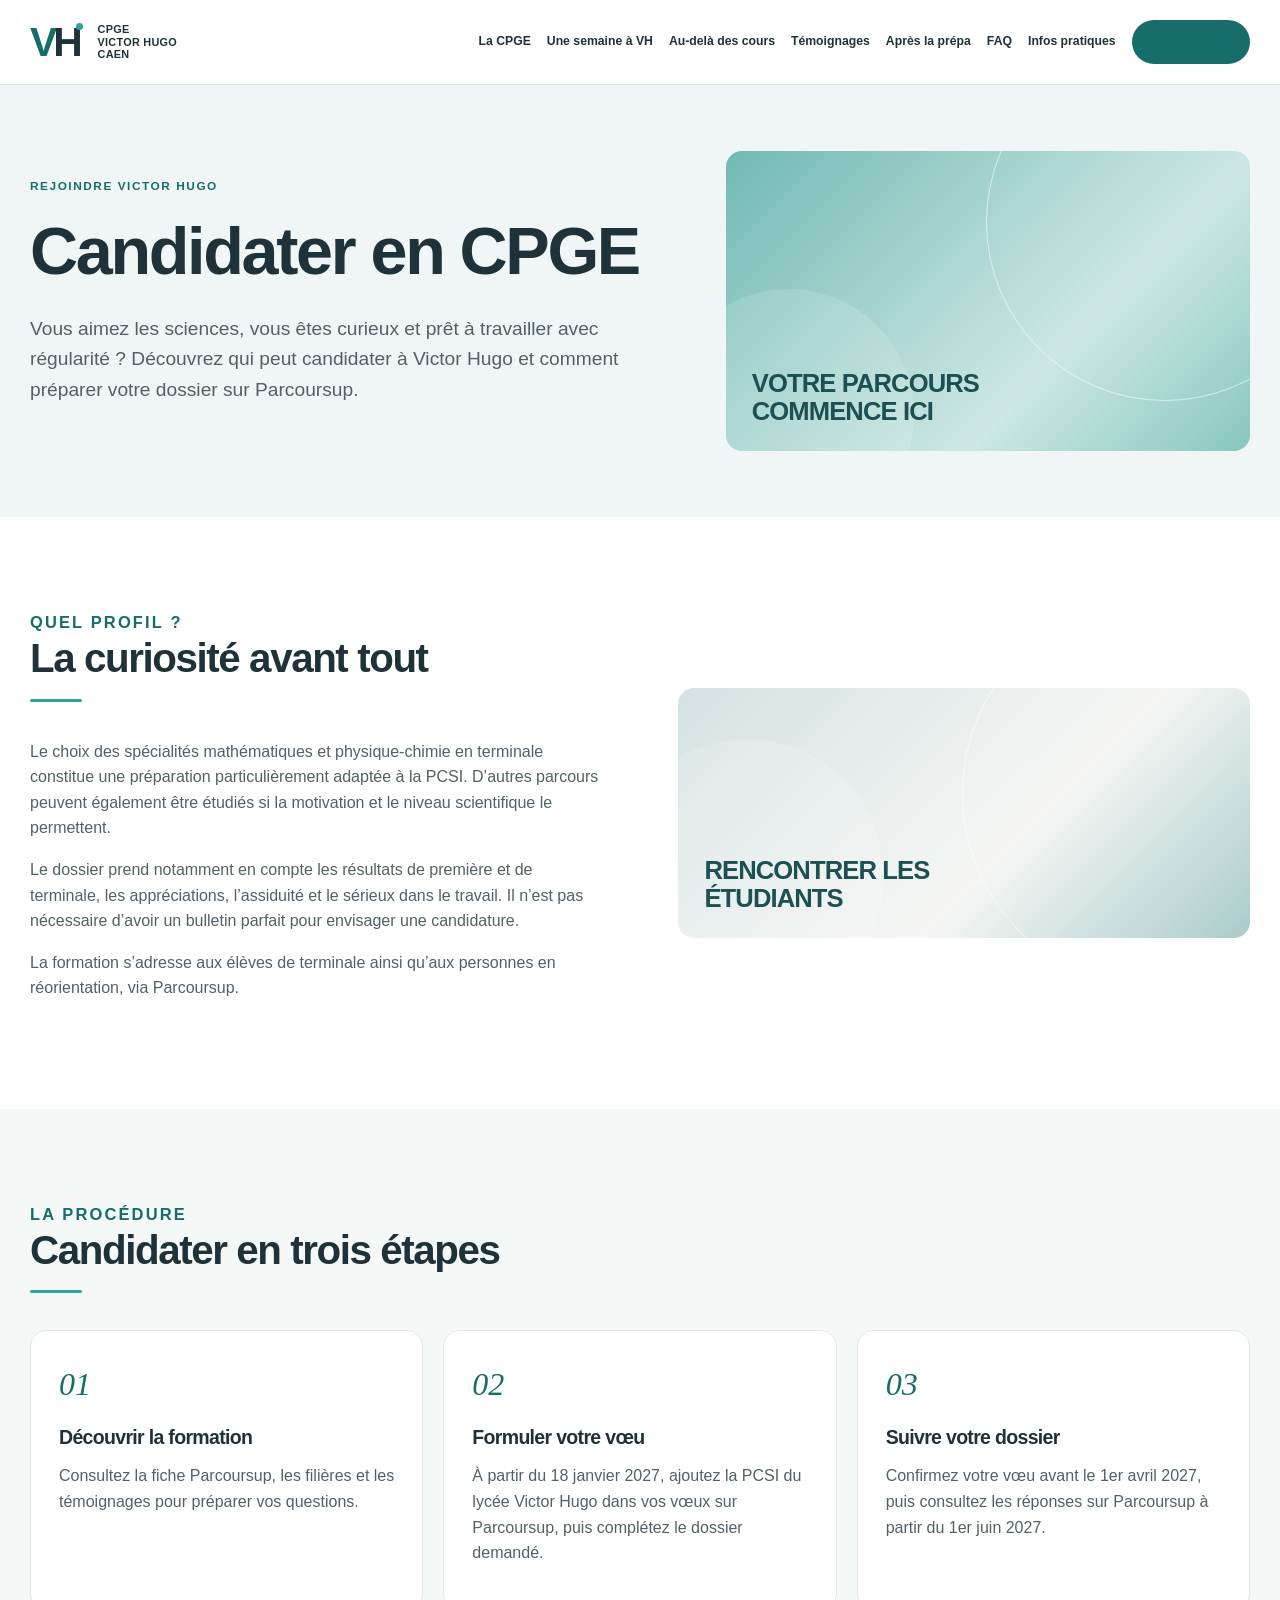
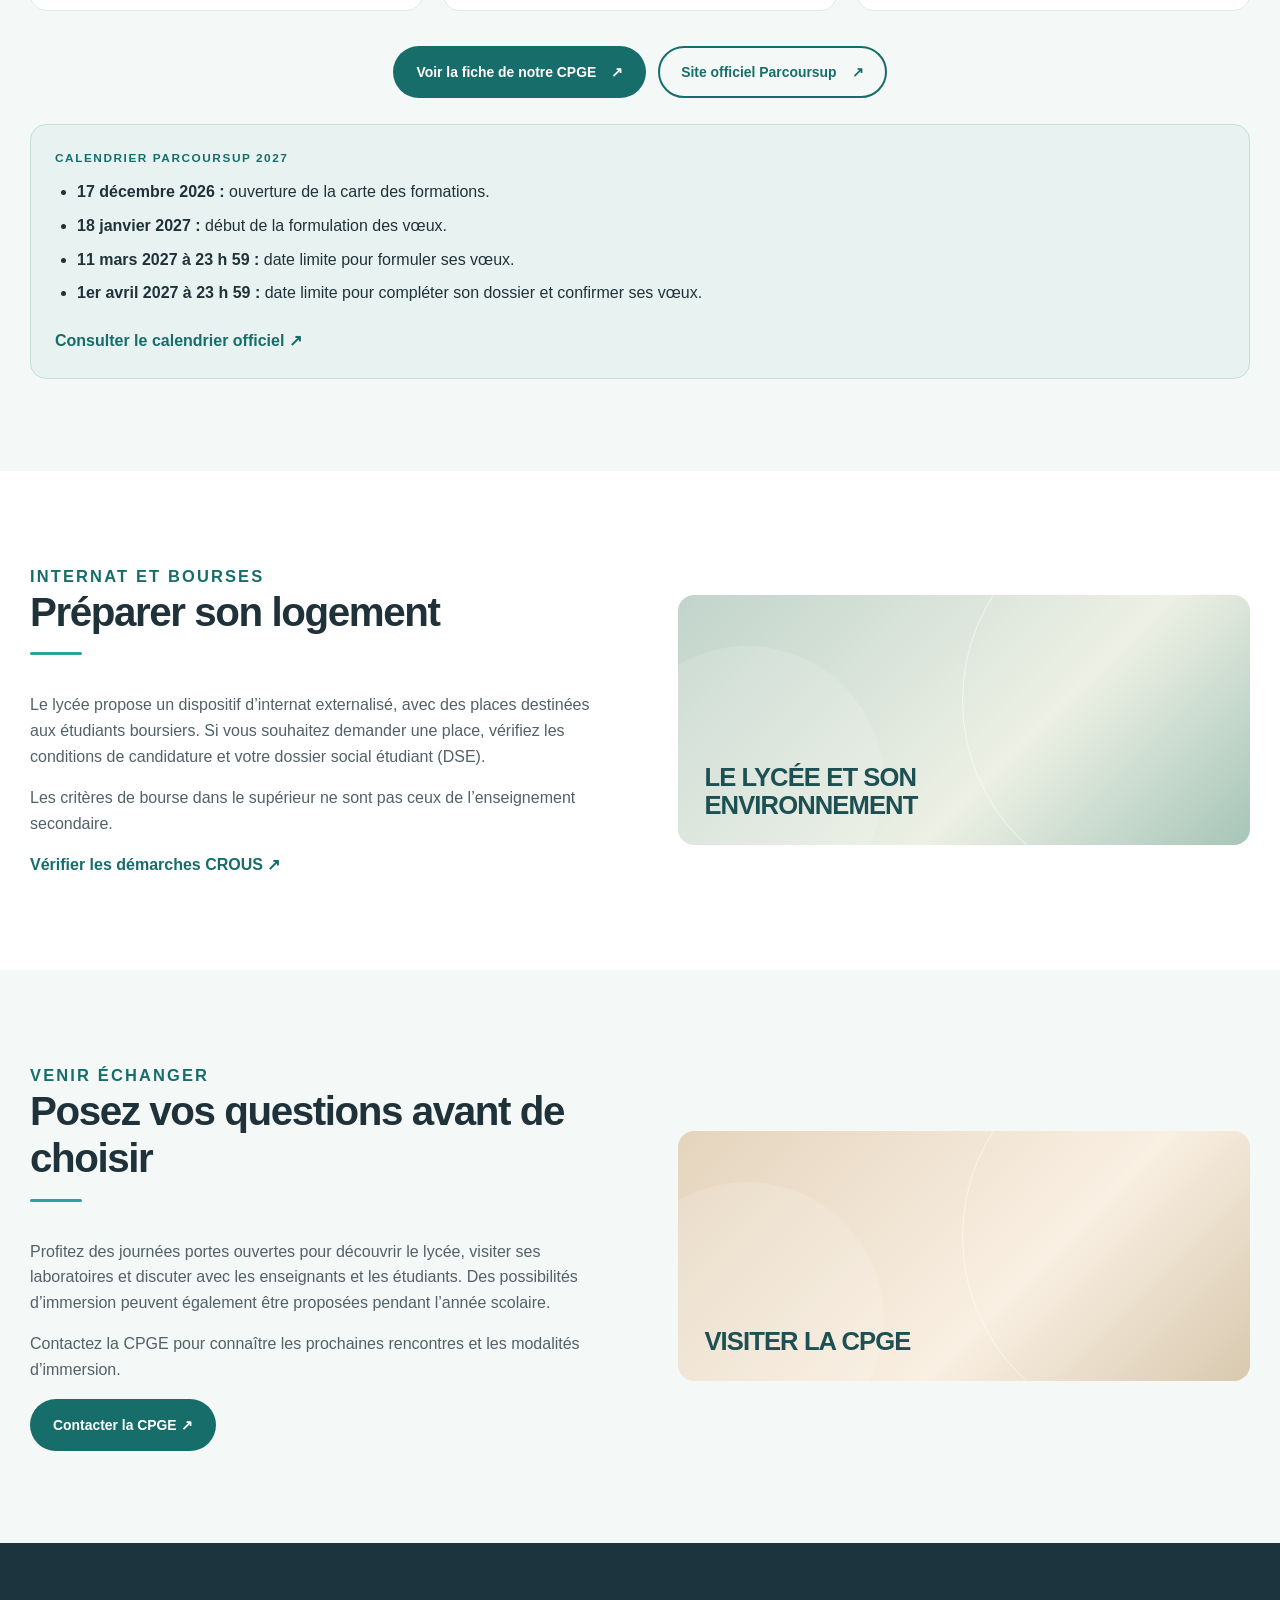
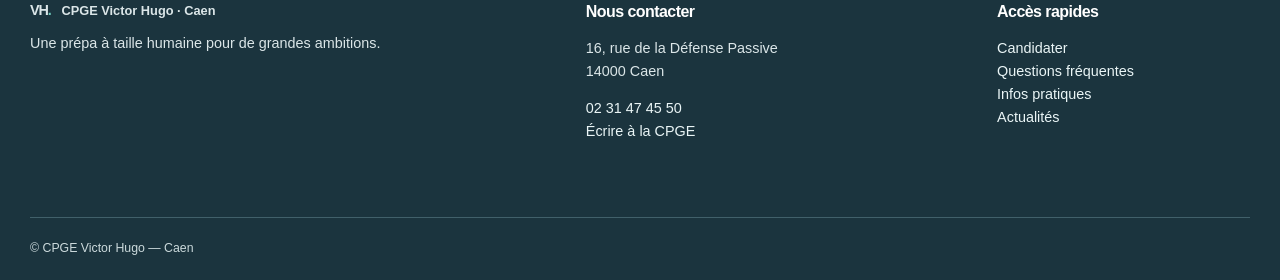
<file: src/candidater/index.html>
<!DOCTYPE html>

<html lang="fr">
<head>
<meta charset="utf-8"/>
<meta content="width=device-width, initial-scale=1.0" name="viewport"/>
<meta content="#2AA2A0" name="theme-color"/>
<meta content="Rejoindre la CPGE Victor Hugo : profil, Parcoursup, bourses et internat." name="description"/>
<title>Candidater | CPGE Victor Hugo — Caen</title>
<link href="../assets/css/style.css" rel="stylesheet"/>
</head>
<body>
<a class="skip-link" href="#contenu">Aller au contenu</a>
<!-- Le même en-tête se retrouve dans chaque page HTML. -->
<header class="site-header">
<div class="header-inner container">
<a aria-label="CPGE Victor Hugo — accueil" class="brand" href="../">
<span aria-hidden="true" class="brand-mark">V<span>H</span><i></i></span>
<span class="brand-name">CPGE<br/>VICTOR HUGO<br/>CAEN</span>
</a>
<nav aria-label="Navigation principale" class="desktop-nav">
<a href="../la-cpge/">La CPGE</a>
<a href="../une-semaine/">Une semaine à VH</a>
<a href="../au-dela-des-cours/">Au-delà des cours</a>
<a href="../temoignages/">Témoignages</a>
<a href="../apres-la-prepa/">Après la prépa</a>
<a href="../faq/">FAQ</a>
<a href="../infos-pratiques/">Infos pratiques</a>
<a aria-current="page" class="nav-cta" href="../candidater/">Candidater <span aria-hidden="true">↗</span></a>
</nav>
<!-- Menu mobile sans JavaScript : cliquer sur Menu pour l'ouvrir. -->
<details class="mobile-nav">
<summary>Menu <span aria-hidden="true" class="menu-symbol">☰</span></summary>
<nav aria-label="Navigation mobile" class="mobile-nav-links">
<a href="../la-cpge/">La CPGE</a>
<a href="../une-semaine/">Une semaine à VH</a>
<a href="../au-dela-des-cours/">Au-delà des cours</a>
<a href="../temoignages/">Témoignages</a>
<a href="../apres-la-prepa/">Après la prépa</a>
<a href="../faq/">FAQ</a>
<a href="../infos-pratiques/">Infos pratiques</a>
<a aria-current="page" class="nav-cta" href="../candidater/">Candidater <span aria-hidden="true">↗</span></a>
</nav>
</details>
</div>
</header>
<main id="contenu">
<!-- Titre de page : vous pouvez modifier librement le texte ici. -->
<section class="page-hero">
<div class="container page-hero-grid">
<div>
<p class="eyebrow">REJOINDRE VICTOR HUGO</p>
<h1>Candidater en CPGE</h1>
<p class="lead">Vous aimez les sciences, vous êtes curieux et prêt à travailler avec régularité ? Découvrez qui peut candidater à Victor Hugo et comment préparer votre dossier sur Parcoursup.</p>
</div>
<div aria-hidden="true" class="media-slot media-slot--page media-teal">
<strong>VOTRE PARCOURS COMMENCE ICI</strong>
</div>
</div>
</section>
<section class="section"><div class="container split"><div><div class="section-heading">
<p class="eyebrow">QUEL PROFIL ?</p><h2>La curiosité avant tout</h2>
</div><p>Le choix des spécialités mathématiques et physique-chimie en terminale constitue une préparation particulièrement adaptée à la PCSI. D’autres parcours peuvent également être étudiés si la motivation et le niveau scientifique le permettent.</p><p>Le dossier prend notamment en compte les résultats de première et de terminale, les appréciations, l’assiduité et le sérieux dans le travail. Il n’est pas nécessaire d’avoir un bulletin parfait pour envisager une candidature.</p><p>La formation s’adresse aux élèves de terminale ainsi qu’aux personnes en réorientation, via Parcoursup.</p></div><div aria-hidden="true" class="media-slot media-class"><strong>RENCONTRER LES ÉTUDIANTS</strong></div></div></section>
<section class="section section--soft"><div class="container">
<div class="section-heading">
<p class="eyebrow">LA PROCÉDURE</p><h2>Candidater en trois étapes</h2>
</div>
<div class="cards cards--3 steps"><article class="step-card"><span>01</span><h3>Découvrir la formation</h3><p>Consultez la fiche Parcoursup, les filières et les témoignages pour préparer vos questions.</p></article><article class="step-card"><span>02</span><h3>Formuler votre vœu</h3><p>À partir du 18 janvier 2027, ajoutez la PCSI du lycée Victor Hugo dans vos vœux sur Parcoursup, puis complétez le dossier demandé.</p></article><article class="step-card"><span>03</span><h3>Suivre votre dossier</h3><p>Confirmez votre vœu avant le 1er avril 2027, puis consultez les réponses sur Parcoursup à partir du 1er juin 2027.</p></article></div>
<div class="button-row section-actions"><a class="button button--primary" href="https://dossier.parcoursup.fr/Candidats/public/fiches/afficherFicheFormation?g_ta_cod=2918&amp;typeBac=0&amp;originePc=0">Voir la fiche de notre CPGE<span aria-hidden="true">↗</span></a><a class="button button--outline" href="https://www.parcoursup.gouv.fr/">Site officiel Parcoursup<span aria-hidden="true">↗</span></a></div>
<div class="calendar-highlight"><p class="eyebrow">CALENDRIER PARCOURSUP 2027</p><ul><li><strong>17 décembre 2026 :</strong> ouverture de la carte des formations.</li><li><strong>18 janvier 2027 :</strong> début de la formulation des vœux.</li><li><strong>11 mars 2027 à 23 h 59 :</strong> date limite pour formuler ses vœux.</li><li><strong>1er avril 2027 à 23 h 59 :</strong> date limite pour compléter son dossier et confirmer ses vœux.</li></ul><a class="text-link" href="https://www.parcoursup.gouv.fr/calendrier" rel="noopener noreferrer" target="_blank">Consulter le calendrier officiel ↗</a></div>
</div></section>
<section class="section"><div class="container split"><div><div class="section-heading">
<p class="eyebrow">INTERNAT ET BOURSES</p><h2>Préparer son logement</h2>
</div><p>Le lycée propose un dispositif d’internat externalisé, avec des places destinées aux étudiants boursiers. Si vous souhaitez demander une place, vérifiez les conditions de candidature et votre dossier social étudiant (DSE).</p><p>Les critères de bourse dans le supérieur ne sont pas ceux de l’enseignement secondaire.</p><a class="text-link" href="https://www.messervices.etudiant.gouv.fr/" rel="noopener noreferrer" target="_blank">Vérifier les démarches CROUS ↗</a></div><div aria-hidden="true" class="media-slot media-sage"><strong>LE LYCÉE ET SON ENVIRONNEMENT</strong></div></div></section>
<section class="section section--soft"><div class="container split"><div><div class="section-heading">
<p class="eyebrow">VENIR ÉCHANGER</p><h2>Posez vos questions avant de choisir</h2>
</div><p>Profitez des journées portes ouvertes pour découvrir le lycée, visiter ses laboratoires et discuter avec les enseignants et les étudiants. Des possibilités d’immersion peuvent également être proposées pendant l’année scolaire.</p><p>Contactez la CPGE pour connaître les prochaines rencontres et les modalités d’immersion.</p><a class="button button--primary" href="mailto:cecilia.guillard@ac-normandie.fr?subject=Question%20sur%20la%20CPGE%20Victor%20Hugo">Contacter la CPGE ↗</a></div><div aria-hidden="true" class="media-slot media-warm"><strong>VISITER LA CPGE</strong></div></div></section>
</main>
<footer class="site-footer">
<div class="container footer-top">
<div>
<p class="footer-brand">VH<span>.</span> <small>CPGE Victor Hugo · Caen</small></p>
<p>Une prépa à taille humaine pour de grandes ambitions.</p>
</div>
<div>
<h2>Nous contacter</h2>
<p>16, rue de la Défense Passive<br/>14000 Caen</p>
<p><a href="tel:+33231474550">02 31 47 45 50</a><br/><a href="mailto:cecilia.guillard@ac-normandie.fr">Écrire à la CPGE</a></p>
</div>
<div>
<h2>Accès rapides</h2>
<p><a href="../candidater/">Candidater</a><br/><a href="../faq/">Questions fréquentes</a><br/><a href="../infos-pratiques/">Infos pratiques</a><br/><a href="../actualites/">Actualités</a></p>
</div>
</div>
<div class="container footer-bottom">
<span>© CPGE Victor Hugo — Caen</span>

</div>
</footer>
</body>
</html>
</file>
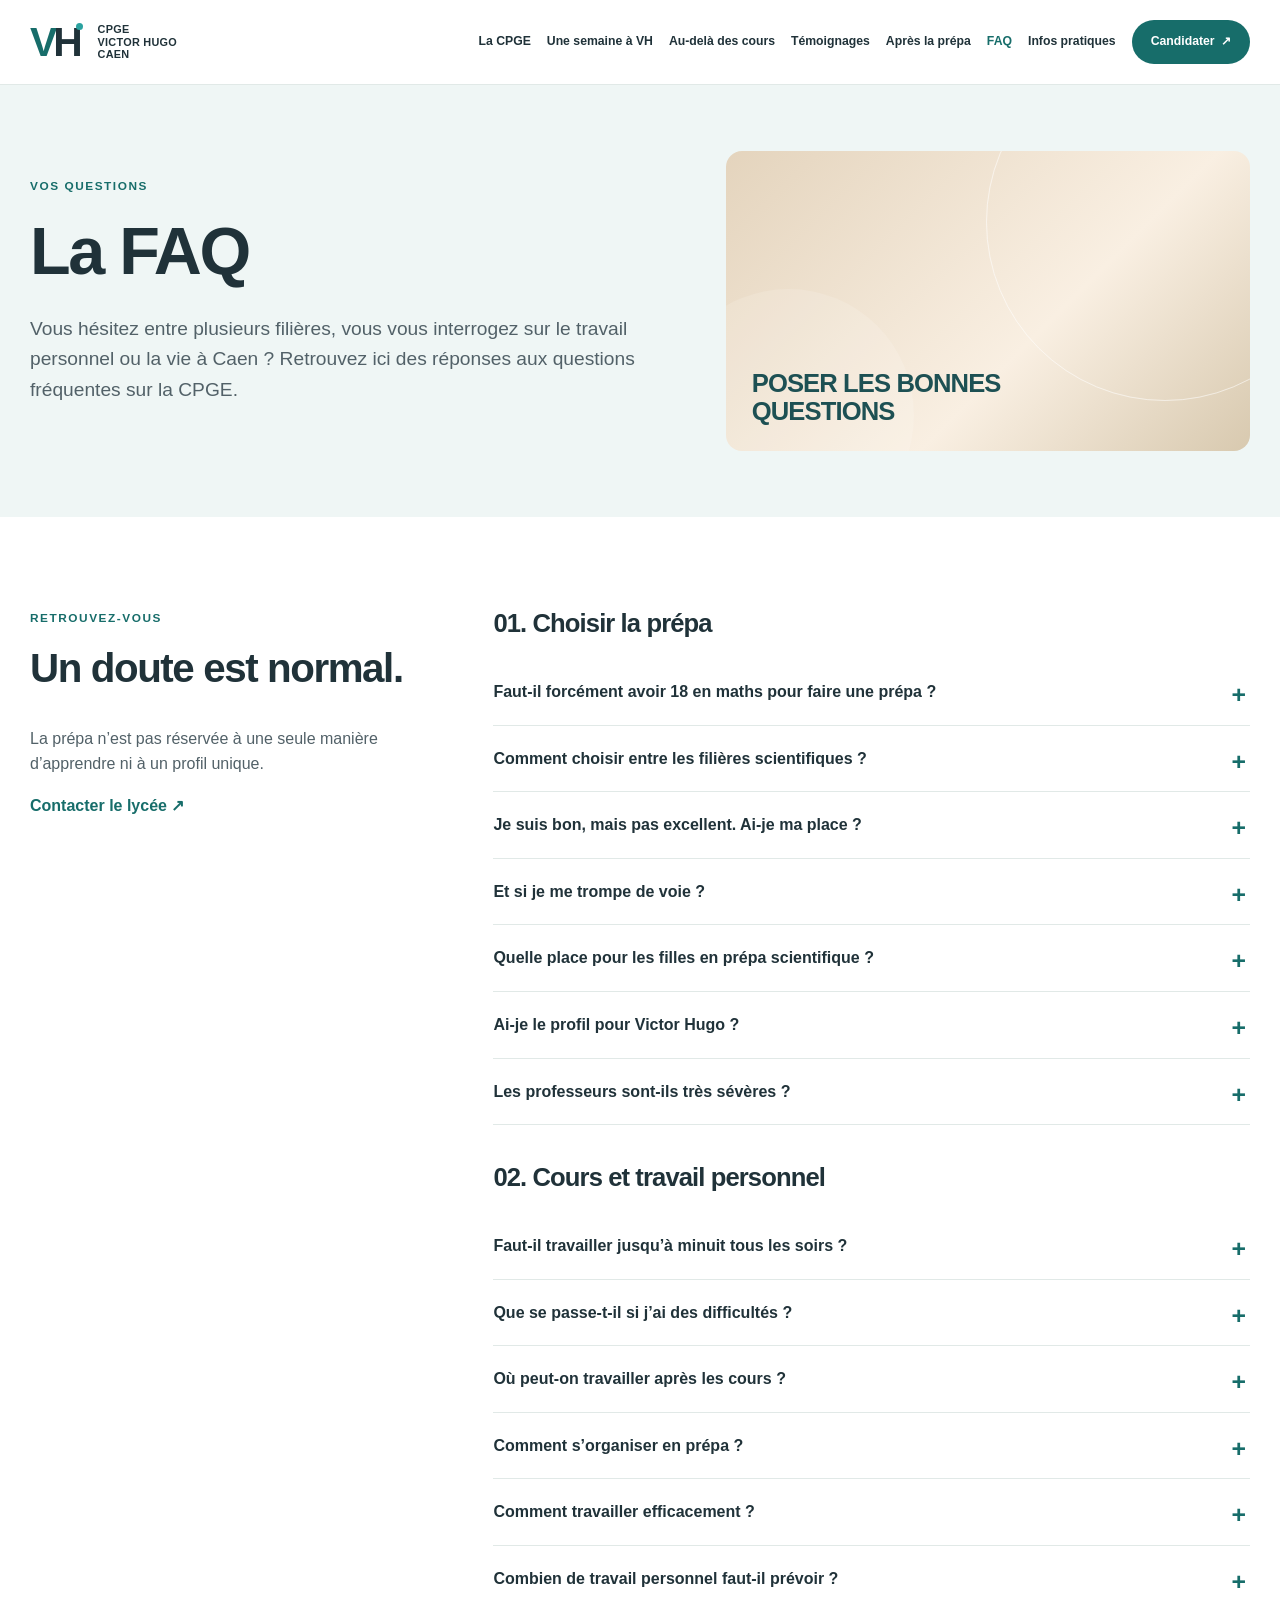
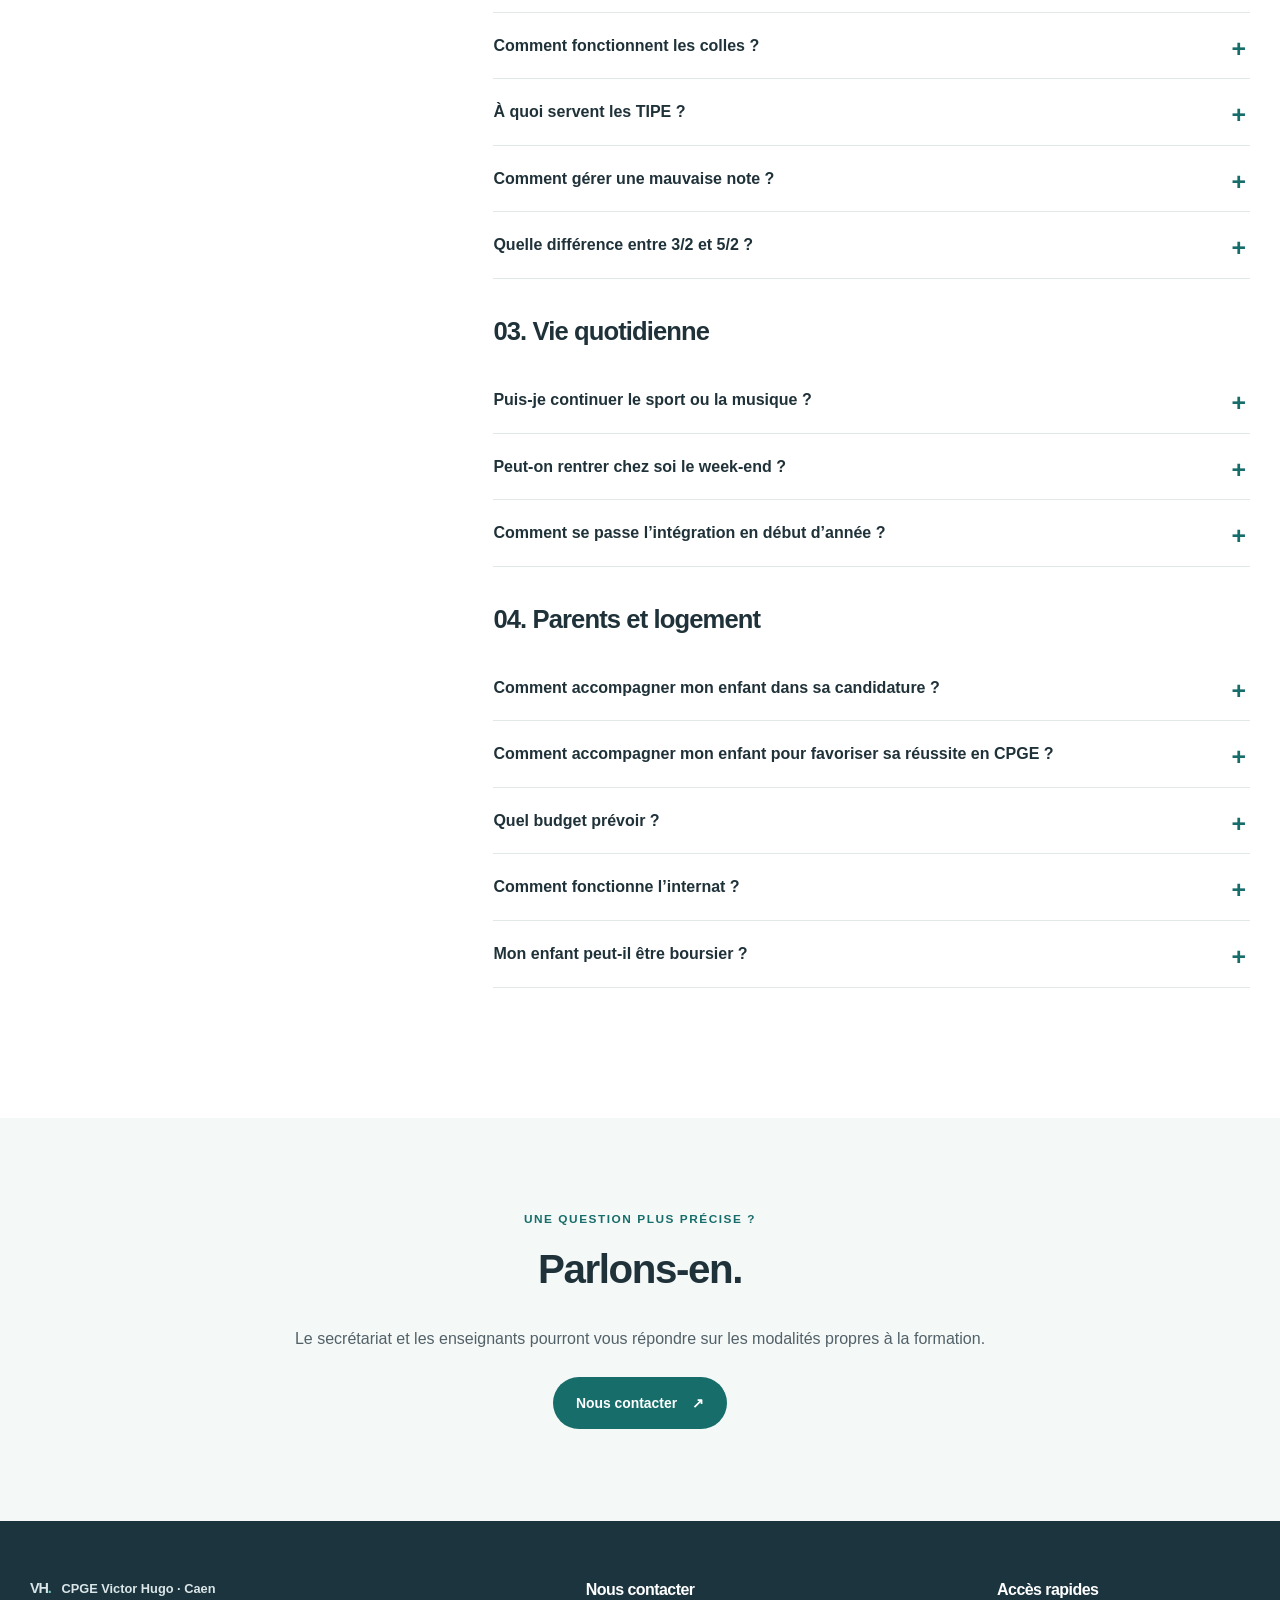
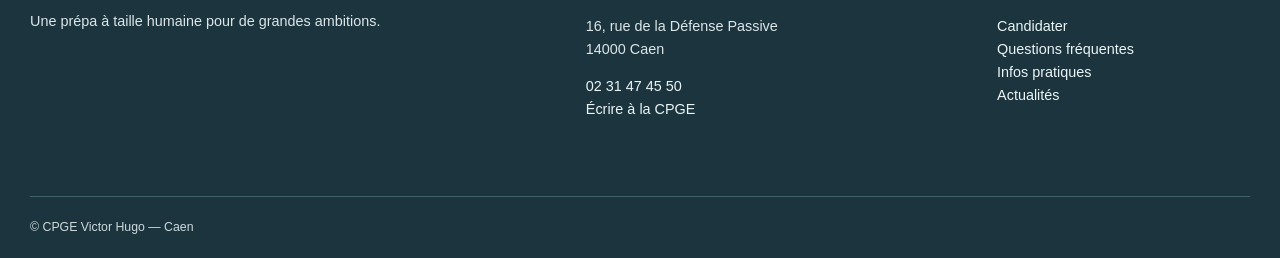
<file: src/faq/index.html>
<!DOCTYPE html>

<html lang="fr">
<head>
<meta charset="utf-8"/>
<meta content="width=device-width, initial-scale=1.0" name="viewport"/>
<meta content="#2AA2A0" name="theme-color"/>
<meta content="Réponses aux questions sur la CPGE Victor Hugo : admission, rythme, colles, logement et vie quotidienne." name="description"/>
<title>FAQ | CPGE Victor Hugo — Caen</title>
<link href="../assets/css/style.css" rel="stylesheet"/>
</head>
<body>
<a class="skip-link" href="#contenu">Aller au contenu</a>
<!-- Le même en-tête se retrouve dans chaque page HTML. -->
<header class="site-header">
<div class="header-inner container">
<a aria-label="CPGE Victor Hugo — accueil" class="brand" href="../">
<span aria-hidden="true" class="brand-mark">V<span>H</span><i></i></span>
<span class="brand-name">CPGE<br/>VICTOR HUGO<br/>CAEN</span>
</a>
<nav aria-label="Navigation principale" class="desktop-nav">
<a href="../la-cpge/">La CPGE</a>
<a href="../une-semaine/">Une semaine à VH</a>
<a href="../au-dela-des-cours/">Au-delà des cours</a>
<a href="../temoignages/">Témoignages</a>
<a href="../apres-la-prepa/">Après la prépa</a>
<a aria-current="page" href="../faq/">FAQ</a>
<a href="../infos-pratiques/">Infos pratiques</a>
<a class="nav-cta" href="../candidater/">Candidater <span aria-hidden="true">↗</span></a>
</nav>
<!-- Menu mobile sans JavaScript : cliquer sur Menu pour l'ouvrir. -->
<details class="mobile-nav">
<summary>Menu <span aria-hidden="true" class="menu-symbol">☰</span></summary>
<nav aria-label="Navigation mobile" class="mobile-nav-links">
<a href="../la-cpge/">La CPGE</a>
<a href="../une-semaine/">Une semaine à VH</a>
<a href="../au-dela-des-cours/">Au-delà des cours</a>
<a href="../temoignages/">Témoignages</a>
<a href="../apres-la-prepa/">Après la prépa</a>
<a aria-current="page" href="../faq/">FAQ</a>
<a href="../infos-pratiques/">Infos pratiques</a>
<a class="nav-cta" href="../candidater/">Candidater <span aria-hidden="true">↗</span></a>
</nav>
</details>
</div>
</header>
<main id="contenu">
<!-- Titre de page : vous pouvez modifier librement le texte ici. -->
<section class="page-hero">
<div class="container page-hero-grid">
<div>
<p class="eyebrow">VOS QUESTIONS</p>
<h1>La FAQ</h1>
<p class="lead">Vous hésitez entre plusieurs filières, vous vous interrogez sur le travail personnel ou la vie à Caen ? Retrouvez ici des réponses aux questions fréquentes sur la CPGE.</p>
</div>
<div aria-hidden="true" class="media-slot media-slot--page media-warm">
<strong>POSER LES BONNES QUESTIONS</strong>
</div>
</div>
</section>
<section class="section"><div class="container faq-layout"><aside class="faq-sidebar"><p class="eyebrow">RETROUVEZ-VOUS</p><h2>Un doute est normal.</h2><p>La prépa n’est pas réservée à une seule manière d’apprendre ni à un profil unique.</p><a class="text-link" href="../infos-pratiques/">Contacter le lycée ↗</a></aside><div class="faq-groups"><section class="faq-group"><h2>01. Choisir la prépa</h2><details class="faq-item"><summary>Faut-il forcément avoir 18 en maths pour faire une prépa ?</summary><div class="faq-answer"><p>Non. Les notes comptent, mais le sérieux, la motivation, la curiosité et les appréciations des enseignants sont également importants. Le dossier du lycée rappelle qu’un profil solide et investi peut tout à fait candidater sans avoir des résultats parfaits.</p></div></details><details class="faq-item"><summary>Comment choisir entre les filières scientifiques ?</summary><div class="faq-answer"><p>Le choix dépend de vos goûts et de vos matières préférées. À Victor Hugo, la première année se fait en PCSI avant une orientation vers PC, PC* ou PSI. Pour choisir, échangez avec l’équipe lors des rencontres ou portes ouvertes.</p></div></details><details class="faq-item"><summary>Je suis bon, mais pas excellent. Ai-je ma place ?</summary><div class="faq-answer"><p>Une CPGE est faite pour progresser. Le lycée insiste sur la motivation et le travail régulier ; la sélection ne se réduit pas à une note isolée.</p></div></details><details class="faq-item"><summary>Et si je me trompe de voie ?</summary><div class="faq-answer"><p>Les étudiants sont également inscrits à l’université dans le cadre d’une convention. Pour les possibilités concrètes de réorientation, prenez conseil auprès de l’équipe pédagogique.</p></div></details><details class="faq-item"><summary>Quelle place pour les filles en prépa scientifique ?</summary><div class="faq-answer"><p>Les filières scientifiques sont ouvertes à toutes et tous. Les étudiantes y ont toute leur place, dans les cours, les laboratoires et la vie de promotion.</p></div></details><details class="faq-item"><summary>Ai-je le profil pour Victor Hugo ?</summary><div class="faq-answer"><p>Si vous aimez les sciences, souhaitez comprendre en profondeur et êtes prêt à travailler régulièrement, votre candidature mérite d’être étudiée.</p></div></details><details class="faq-item"><summary>Les professeurs sont-ils très sévères ?</summary><div class="faq-answer"><p>L’exigence est réelle, mais les enseignants cherchent aussi à accompagner les étudiants et à les aider à progresser. Les échanges réguliers pendant les colles en sont un exemple.</p></div></details></section><section class="faq-group"><h2>02. Cours et travail personnel</h2><details class="faq-item"><summary>Faut-il travailler jusqu’à minuit tous les soirs ?</summary><div class="faq-answer"><p>Non, ce n’est pas un objectif de la formation. La régularité, la méthode de travail et le repos sont essentiels. Discutez de votre organisation avec vos enseignants.</p></div></details><details class="faq-item"><summary>Que se passe-t-il si j’ai des difficultés ?</summary><div class="faq-answer"><p>Les colles, les corrections et le suivi par les enseignants permettent d’identifier les points à retravailler. Il vaut mieux demander de l’aide tôt.</p></div></details><details class="faq-item"><summary>Où peut-on travailler après les cours ?</summary><div class="faq-answer"><p>Le lycée mentionne des espaces de travail avec Wi-Fi et photocopieuse. La bibliothèque universitaire est également une possibilité à proximité.</p></div></details><details class="faq-item"><summary>Comment s’organiser en prépa ?</summary><div class="faq-answer"><p>Il faut apprendre à répartir le travail sur la semaine : revoir les cours, préparer les colles et réserver des créneaux aux exercices. Une organisation simple et régulière est souvent plus utile qu’une accumulation de révisions à la dernière minute.</p></div></details><details class="faq-item"><summary>Comment travailler efficacement ?</summary><div class="faq-answer"><p>Après chaque cours, l’essentiel est de vérifier que les notions sont comprises puis de les appliquer sur des exercices. Reprendre les erreurs des devoirs et demander conseil aux enseignants permet de progresser de manière ciblée.</p></div></details><details class="faq-item"><summary>Combien de travail personnel faut-il prévoir ?</summary><div class="faq-answer"><p>Le volume varie selon les semaines et les personnes. L’équipe pourra vous aider à trouver une organisation adaptée au rythme de la classe.</p></div></details><details class="faq-item"><summary>Comment fonctionnent les colles ?</summary><div class="faq-answer"><p>Ce sont des interrogations orales en petits groupes, souvent de trois. Elles entraînent aux épreuves orales et permettent un retour personnalisé.</p></div></details><details class="faq-item"><summary>À quoi servent les TIPE ?</summary><div class="faq-answer"><p>Les travaux d’initiative personnelle encadrés permettent de conduire une démarche scientifique autour d’un projet et de présenter son raisonnement.</p></div></details><details class="faq-item"><summary>Comment gérer une mauvaise note ?</summary><div class="faq-answer"><p>Une note est un indicateur de progression, pas une étiquette. Le plus utile est de comprendre ses erreurs, reprendre les méthodes et échanger avec l’enseignant.</p></div></details><details class="faq-item"><summary>Quelle différence entre 3/2 et 5/2 ?</summary><div class="faq-answer"><p>Dans le vocabulaire des CPGE scientifiques, « 3/2 » désigne généralement une première deuxième année et « 5/2 » une deuxième année redoublée.</p></div></details></section><section class="faq-group"><h2>03. Vie quotidienne</h2><details class="faq-item"><summary>Puis-je continuer le sport ou la musique ?</summary><div class="faq-answer"><p>Oui, il est important de conserver des temps personnels. Le lycée mentionne notamment un créneau de sport dans la semaine.</p></div></details><details class="faq-item"><summary>Peut-on rentrer chez soi le week-end ?</summary><div class="faq-answer"><p>Les étudiants peuvent rentrer chez eux selon leur organisation et les conditions de leur logement. Les modalités d’accès aux résidences universitaires dépendent du CROUS.</p></div></details><details class="faq-item"><summary>Comment se passe l’intégration en début d’année ?</summary><div class="faq-answer"><p>Les premiers cours permettent de découvrir l’équipe et la promotion. Des rencontres avec d’anciens étudiants et d’autres moments de convivialité ponctuent ensuite l’année.</p></div></details></section><section class="faq-group"><h2>04. Parents et logement</h2><details class="faq-item"><summary>Comment accompagner mon enfant dans sa candidature ?</summary><div class="faq-answer"><p>L’aider à découvrir les formations, consulter la fiche Parcoursup et poser directement ses questions à l’équipe du lycée.</p></div></details><details class="faq-item"><summary>Comment accompagner mon enfant pour favoriser sa réussite en CPGE ?</summary><div class="faq-answer"><p>L’encourager à travailler régulièrement tout en respectant son autonomie est un bon point de départ. Le dialogue, le sommeil et les temps de repos comptent aussi ; en cas de difficulté, il peut échanger avec l’équipe pédagogique.</p></div></details><details class="faq-item"><summary>Quel budget prévoir ?</summary><div class="faq-answer"><p>Il dépend notamment du logement, des transports, des repas et des aides. Le secrétariat peut présenter les solutions locales et les possibilités d’internat.</p></div></details><details class="faq-item"><summary>Comment fonctionne l’internat ?</summary><div class="faq-answer"><p>Le lycée décrit un internat externalisé dans des résidences universitaires proches, avec des chambres réservées aux étudiants boursiers. Les conditions d’attribution doivent être vérifiées chaque année.</p></div></details><details class="faq-item"><summary>Mon enfant peut-il être boursier ?</summary><div class="faq-answer"><p>Les critères du supérieur diffèrent de ceux du lycée. Il faut vérifier son éligibilité auprès du CROUS et constituer son dossier social étudiant.</p></div></details></section></div></div></section>
<section class="section section--soft"><div class="container center-content"><p class="eyebrow">UNE QUESTION PLUS PRÉCISE ?</p><h2>Parlons-en.</h2><p>Le secrétariat et les enseignants pourront vous répondre sur les modalités propres à la formation.</p><a class="button button--primary" href="../infos-pratiques/">Nous contacter<span aria-hidden="true">↗</span></a></div></section>
</main>
<footer class="site-footer">
<div class="container footer-top">
<div>
<p class="footer-brand">VH<span>.</span> <small>CPGE Victor Hugo · Caen</small></p>
<p>Une prépa à taille humaine pour de grandes ambitions.</p>
</div>
<div>
<h2>Nous contacter</h2>
<p>16, rue de la Défense Passive<br/>14000 Caen</p>
<p><a href="tel:+33231474550">02 31 47 45 50</a><br/><a href="mailto:cecilia.guillard@ac-normandie.fr">Écrire à la CPGE</a></p>
</div>
<div>
<h2>Accès rapides</h2>
<p><a href="../candidater/">Candidater</a><br/><a href="../faq/">Questions fréquentes</a><br/><a href="../infos-pratiques/">Infos pratiques</a><br/><a href="../actualites/">Actualités</a></p>
</div>
</div>
<div class="container footer-bottom">
<span>© CPGE Victor Hugo — Caen</span>

</div>
</footer>
</body>
</html>
</file>
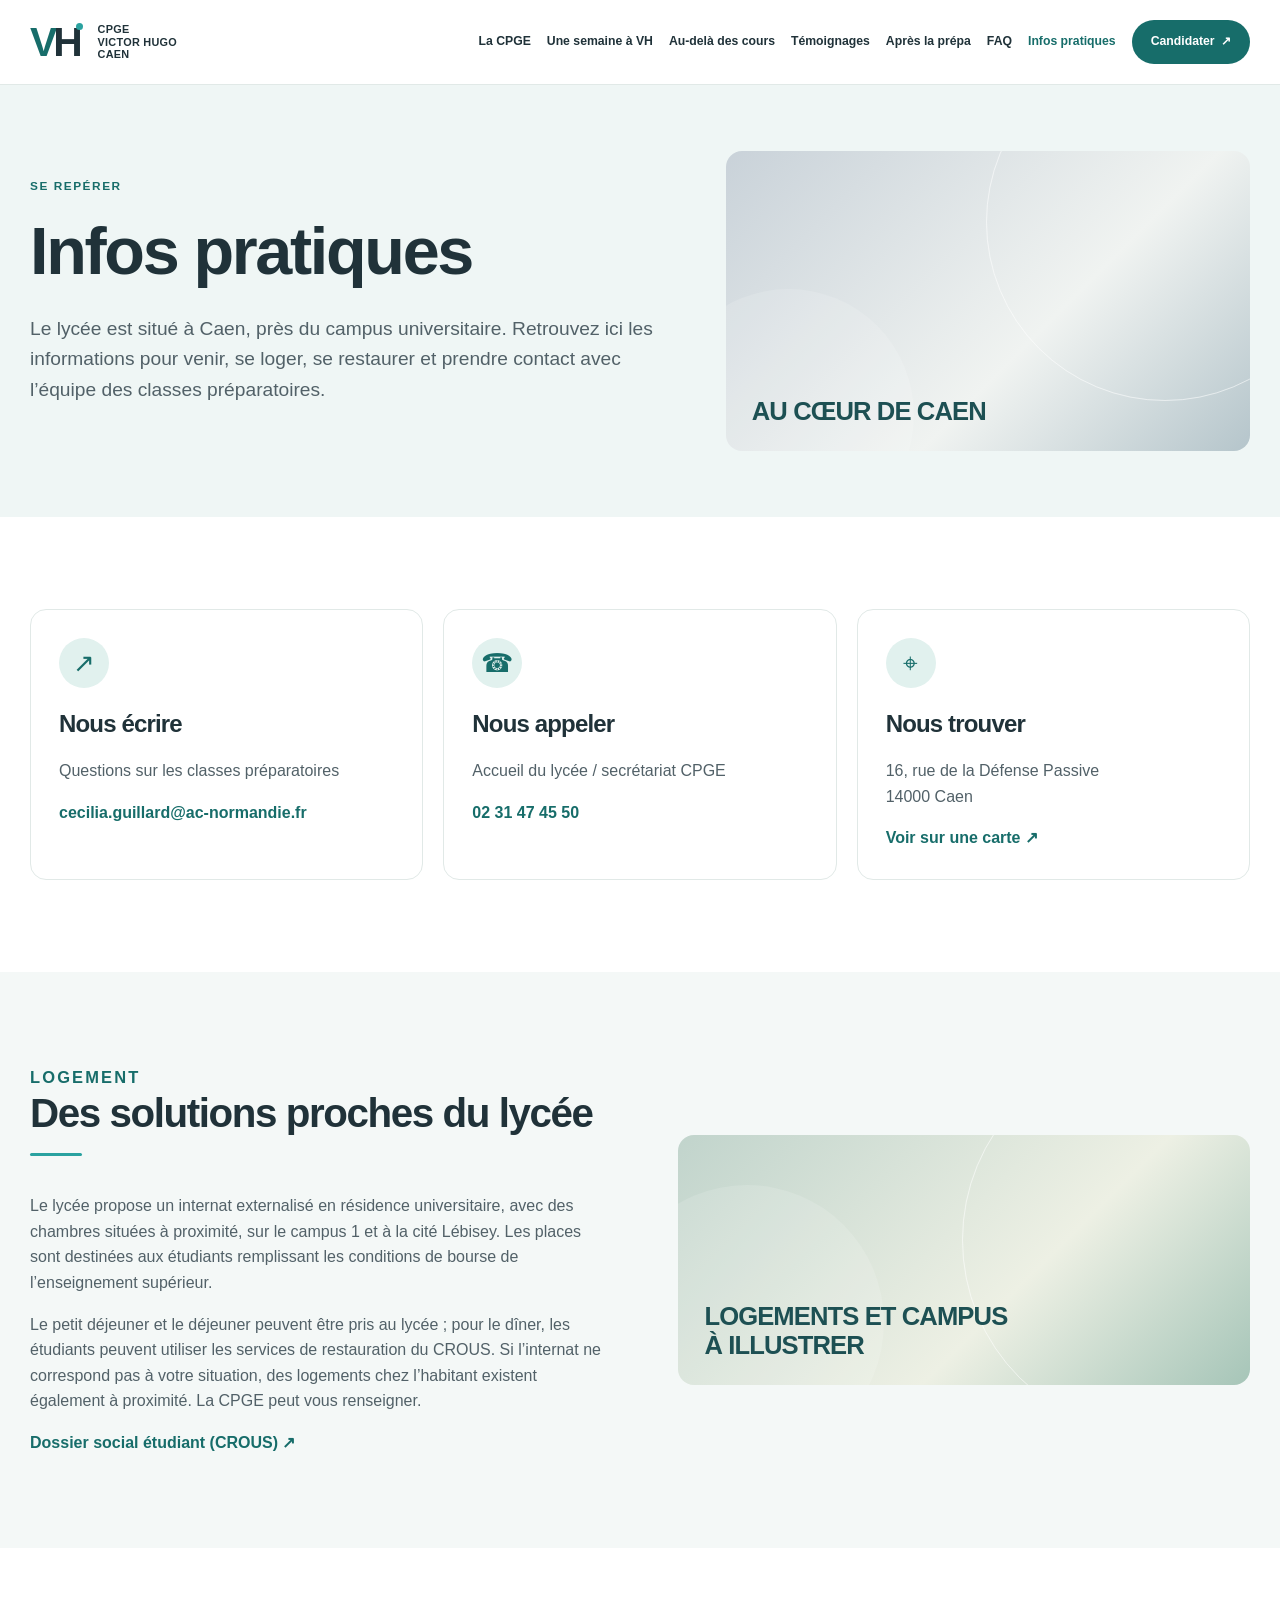
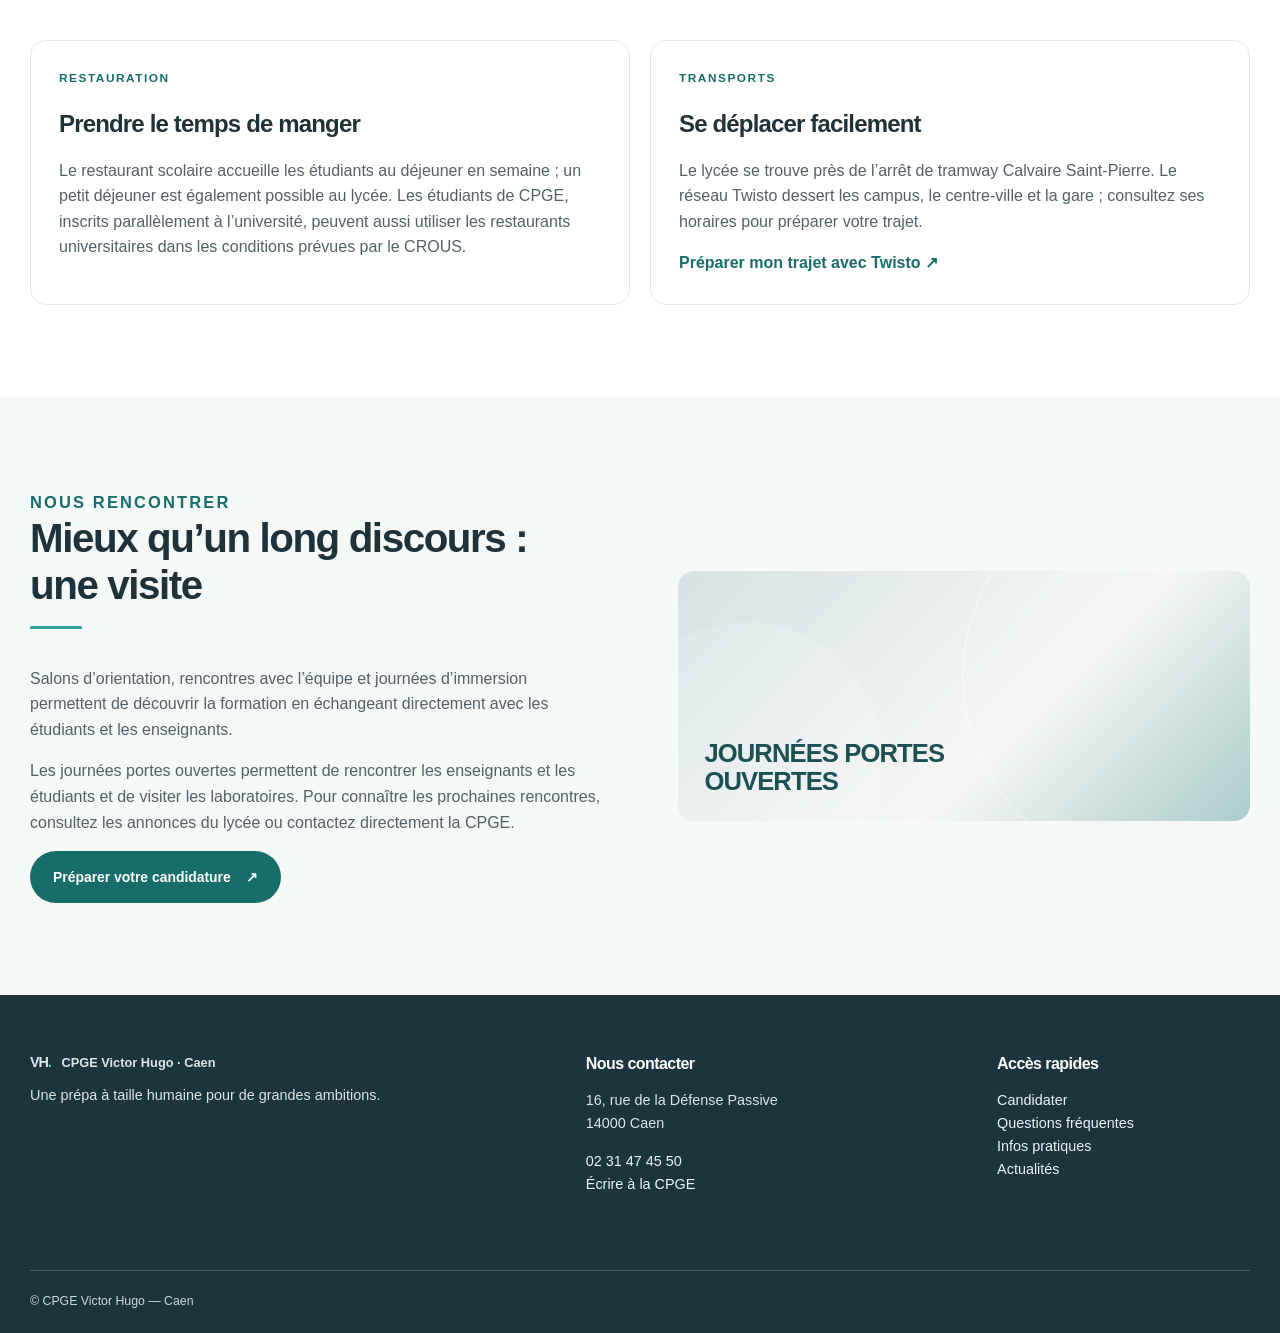
<file: src/infos-pratiques/index.html>
<!DOCTYPE html>

<html lang="fr">
<head>
<meta charset="utf-8"/>
<meta content="width=device-width, initial-scale=1.0" name="viewport"/>
<meta content="#2AA2A0" name="theme-color"/>
<meta content="Contact, accès, transport, logement et restauration à la CPGE Victor Hugo de Caen." name="description"/>
<title>Infos pratiques | CPGE Victor Hugo — Caen</title>
<link href="../assets/css/style.css" rel="stylesheet"/>
</head>
<body>
<a class="skip-link" href="#contenu">Aller au contenu</a>
<!-- Le même en-tête se retrouve dans chaque page HTML. -->
<header class="site-header">
<div class="header-inner container">
<a aria-label="CPGE Victor Hugo — accueil" class="brand" href="../">
<span aria-hidden="true" class="brand-mark">V<span>H</span><i></i></span>
<span class="brand-name">CPGE<br/>VICTOR HUGO<br/>CAEN</span>
</a>
<nav aria-label="Navigation principale" class="desktop-nav">
<a href="../la-cpge/">La CPGE</a>
<a href="../une-semaine/">Une semaine à VH</a>
<a href="../au-dela-des-cours/">Au-delà des cours</a>
<a href="../temoignages/">Témoignages</a>
<a href="../apres-la-prepa/">Après la prépa</a>
<a href="../faq/">FAQ</a>
<a aria-current="page" href="../infos-pratiques/">Infos pratiques</a>
<a class="nav-cta" href="../candidater/">Candidater <span aria-hidden="true">↗</span></a>
</nav>
<!-- Menu mobile sans JavaScript : cliquer sur Menu pour l'ouvrir. -->
<details class="mobile-nav">
<summary>Menu <span aria-hidden="true" class="menu-symbol">☰</span></summary>
<nav aria-label="Navigation mobile" class="mobile-nav-links">
<a href="../la-cpge/">La CPGE</a>
<a href="../une-semaine/">Une semaine à VH</a>
<a href="../au-dela-des-cours/">Au-delà des cours</a>
<a href="../temoignages/">Témoignages</a>
<a href="../apres-la-prepa/">Après la prépa</a>
<a href="../faq/">FAQ</a>
<a aria-current="page" href="../infos-pratiques/">Infos pratiques</a>
<a class="nav-cta" href="../candidater/">Candidater <span aria-hidden="true">↗</span></a>
</nav>
</details>
</div>
</header>
<main id="contenu">
<!-- Titre de page : vous pouvez modifier librement le texte ici. -->
<section class="page-hero">
<div class="container page-hero-grid">
<div>
<p class="eyebrow">SE REPÉRER</p>
<h1>Infos pratiques</h1>
<p class="lead">Le lycée est situé à Caen, près du campus universitaire. Retrouvez ici les informations pour venir, se loger, se restaurer et prendre contact avec l’équipe des classes préparatoires.</p>
</div>
<div aria-hidden="true" class="media-slot media-slot--page media-campus">
<strong>AU CŒUR DE CAEN</strong>
</div>
</div>
</section>
<section class="section"><div class="container cards cards--3">
<article class="contact-card"><span aria-hidden="true" class="contact-icon">↗</span><h2>Nous écrire</h2><p>Questions sur les classes préparatoires</p><a href="mailto:cecilia.guillard@ac-normandie.fr">cecilia.guillard@ac-normandie.fr</a></article>
<article class="contact-card"><span aria-hidden="true" class="contact-icon">☎</span><h2>Nous appeler</h2><p>Accueil du lycée / secrétariat CPGE</p><a href="tel:+33231474550">02 31 47 45 50</a></article>
<article class="contact-card"><span aria-hidden="true" class="contact-icon">⌖</span><h2>Nous trouver</h2><p>16, rue de la Défense Passive<br/>14000 Caen</p><a href="https://www.openstreetmap.org/search?query=Lycee%20Victor%20Hugo%20Caen" rel="noopener noreferrer" target="_blank">Voir sur une carte ↗</a></article>
</div></section>
<section class="section section--soft"><div class="container split"><div><div class="section-heading">
<p class="eyebrow">LOGEMENT</p><h2>Des solutions proches du lycée</h2>
</div><p>Le lycée propose un internat externalisé en résidence universitaire, avec des chambres situées à proximité, sur le campus 1 et à la cité Lébisey. Les places sont destinées aux étudiants remplissant les conditions de bourse de l’enseignement supérieur.</p><p>Le petit déjeuner et le déjeuner peuvent être pris au lycée ; pour le dîner, les étudiants peuvent utiliser les services de restauration du CROUS. Si l’internat ne correspond pas à votre situation, des logements chez l’habitant existent également à proximité. La CPGE peut vous renseigner.</p><a class="text-link" href="https://www.messervices.etudiant.gouv.fr/" rel="noopener noreferrer" target="_blank">Dossier social étudiant (CROUS) ↗</a></div><div aria-hidden="true" class="media-slot media-sage"><strong>LOGEMENTS ET CAMPUS À ILLUSTRER</strong></div></div></section>
<section class="section"><div class="container cards cards--2">
<article class="simple-card"><p class="eyebrow">RESTAURATION</p><h2>Prendre le temps de manger</h2><p>Le restaurant scolaire accueille les étudiants au déjeuner en semaine ; un petit déjeuner est également possible au lycée. Les étudiants de CPGE, inscrits parallèlement à l’université, peuvent aussi utiliser les restaurants universitaires dans les conditions prévues par le CROUS.</p></article>
<article class="simple-card"><p class="eyebrow">TRANSPORTS</p><h2>Se déplacer facilement</h2><p>Le lycée se trouve près de l’arrêt de tramway Calvaire Saint-Pierre. Le réseau Twisto dessert les campus, le centre-ville et la gare ; consultez ses horaires pour préparer votre trajet.</p><a class="text-link" href="https://www.twisto.fr/" rel="noopener noreferrer" target="_blank">Préparer mon trajet avec Twisto ↗</a></article>
</div></section>
<section class="section section--soft"><div class="container split"><div><div class="section-heading">
<p class="eyebrow">NOUS RENCONTRER</p><h2>Mieux qu’un long discours : une visite</h2>
</div><p>Salons d’orientation, rencontres avec l’équipe et journées d’immersion permettent de découvrir la formation en échangeant directement avec les étudiants et les enseignants.</p><p>Les journées portes ouvertes permettent de rencontrer les enseignants et les étudiants et de visiter les laboratoires. Pour connaître les prochaines rencontres, consultez les annonces du lycée ou contactez directement la CPGE.</p><a class="button button--primary" href="../candidater/">Préparer votre candidature<span aria-hidden="true">↗</span></a></div><div aria-hidden="true" class="media-slot media-class"><strong>JOURNÉES PORTES OUVERTES</strong></div></div></section>
</main>
<footer class="site-footer">
<div class="container footer-top">
<div>
<p class="footer-brand">VH<span>.</span> <small>CPGE Victor Hugo · Caen</small></p>
<p>Une prépa à taille humaine pour de grandes ambitions.</p>
</div>
<div>
<h2>Nous contacter</h2>
<p>16, rue de la Défense Passive<br/>14000 Caen</p>
<p><a href="tel:+33231474550">02 31 47 45 50</a><br/><a href="mailto:cecilia.guillard@ac-normandie.fr">Écrire à la CPGE</a></p>
</div>
<div>
<h2>Accès rapides</h2>
<p><a href="../candidater/">Candidater</a><br/><a href="../faq/">Questions fréquentes</a><br/><a href="../infos-pratiques/">Infos pratiques</a><br/><a href="../actualites/">Actualités</a></p>
</div>
</div>
<div class="container footer-bottom">
<span>© CPGE Victor Hugo — Caen</span>

</div>
</footer>
</body>
</html>
</file>
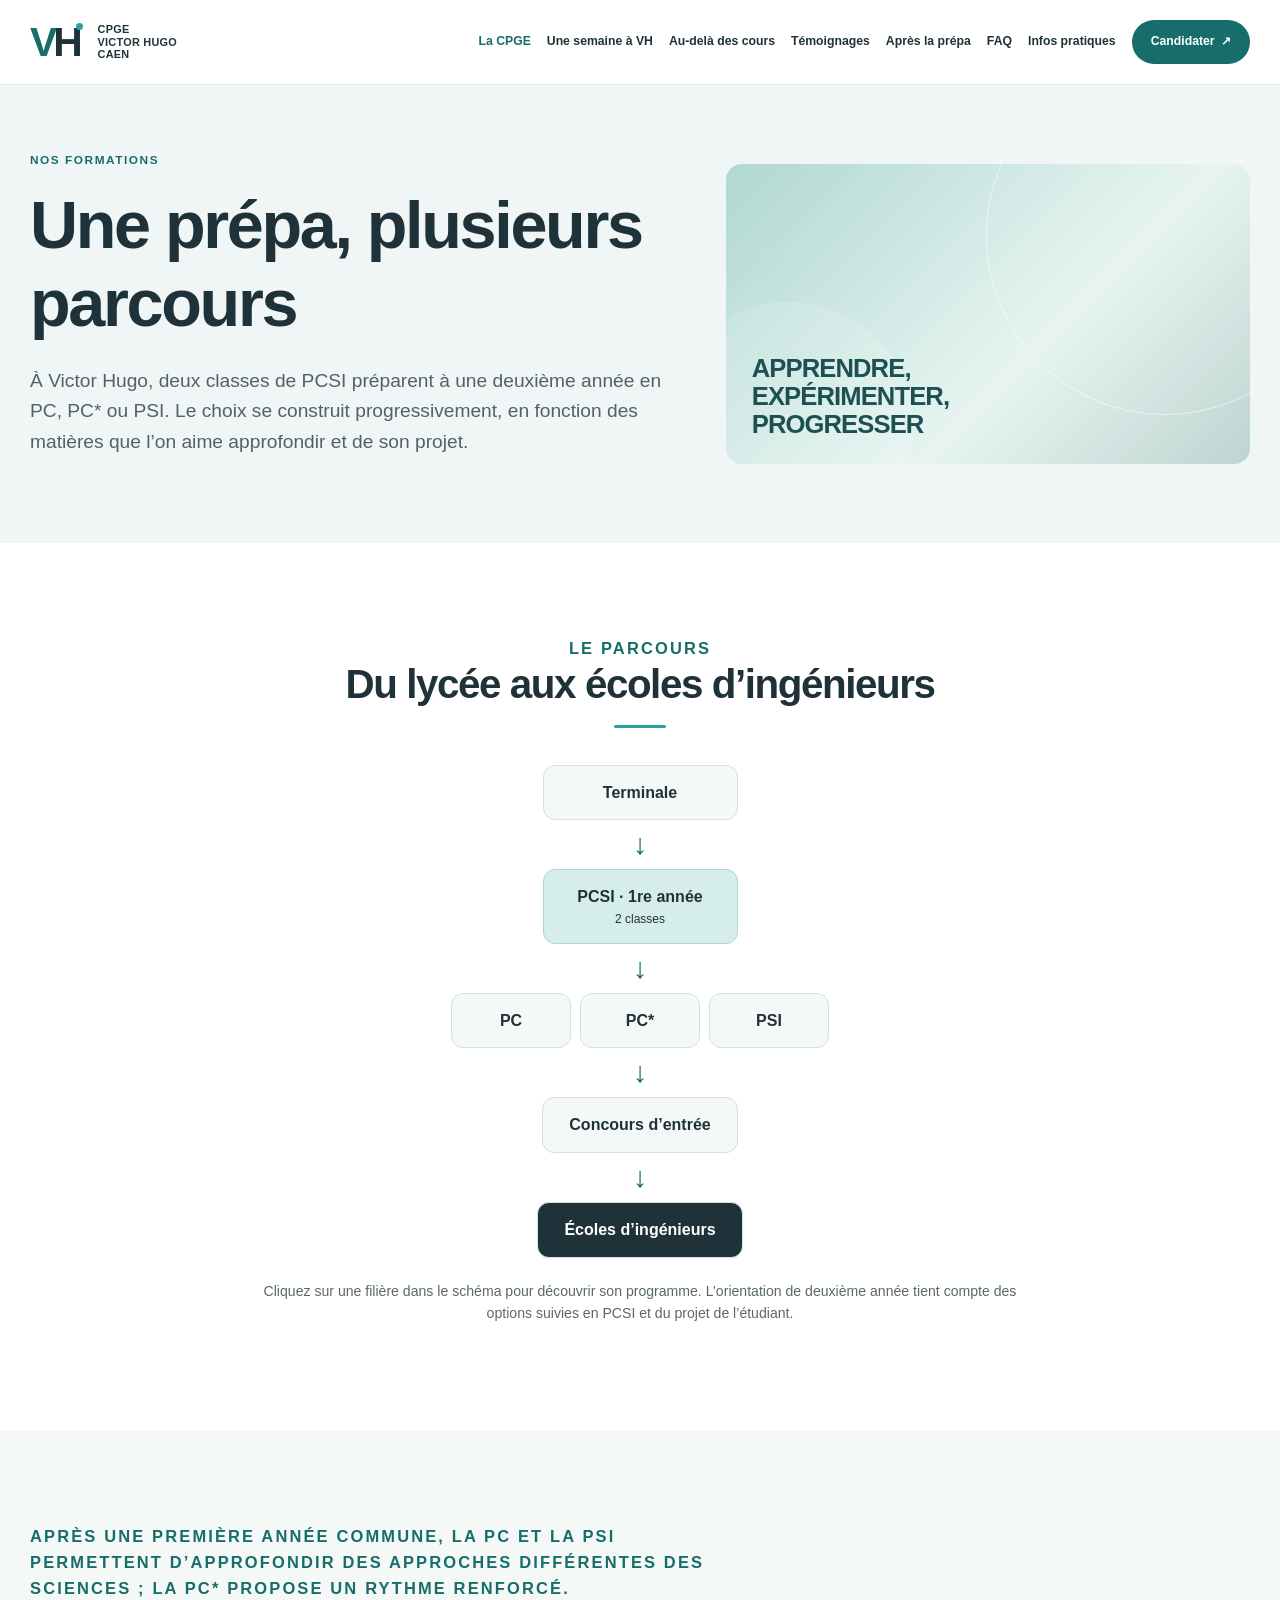
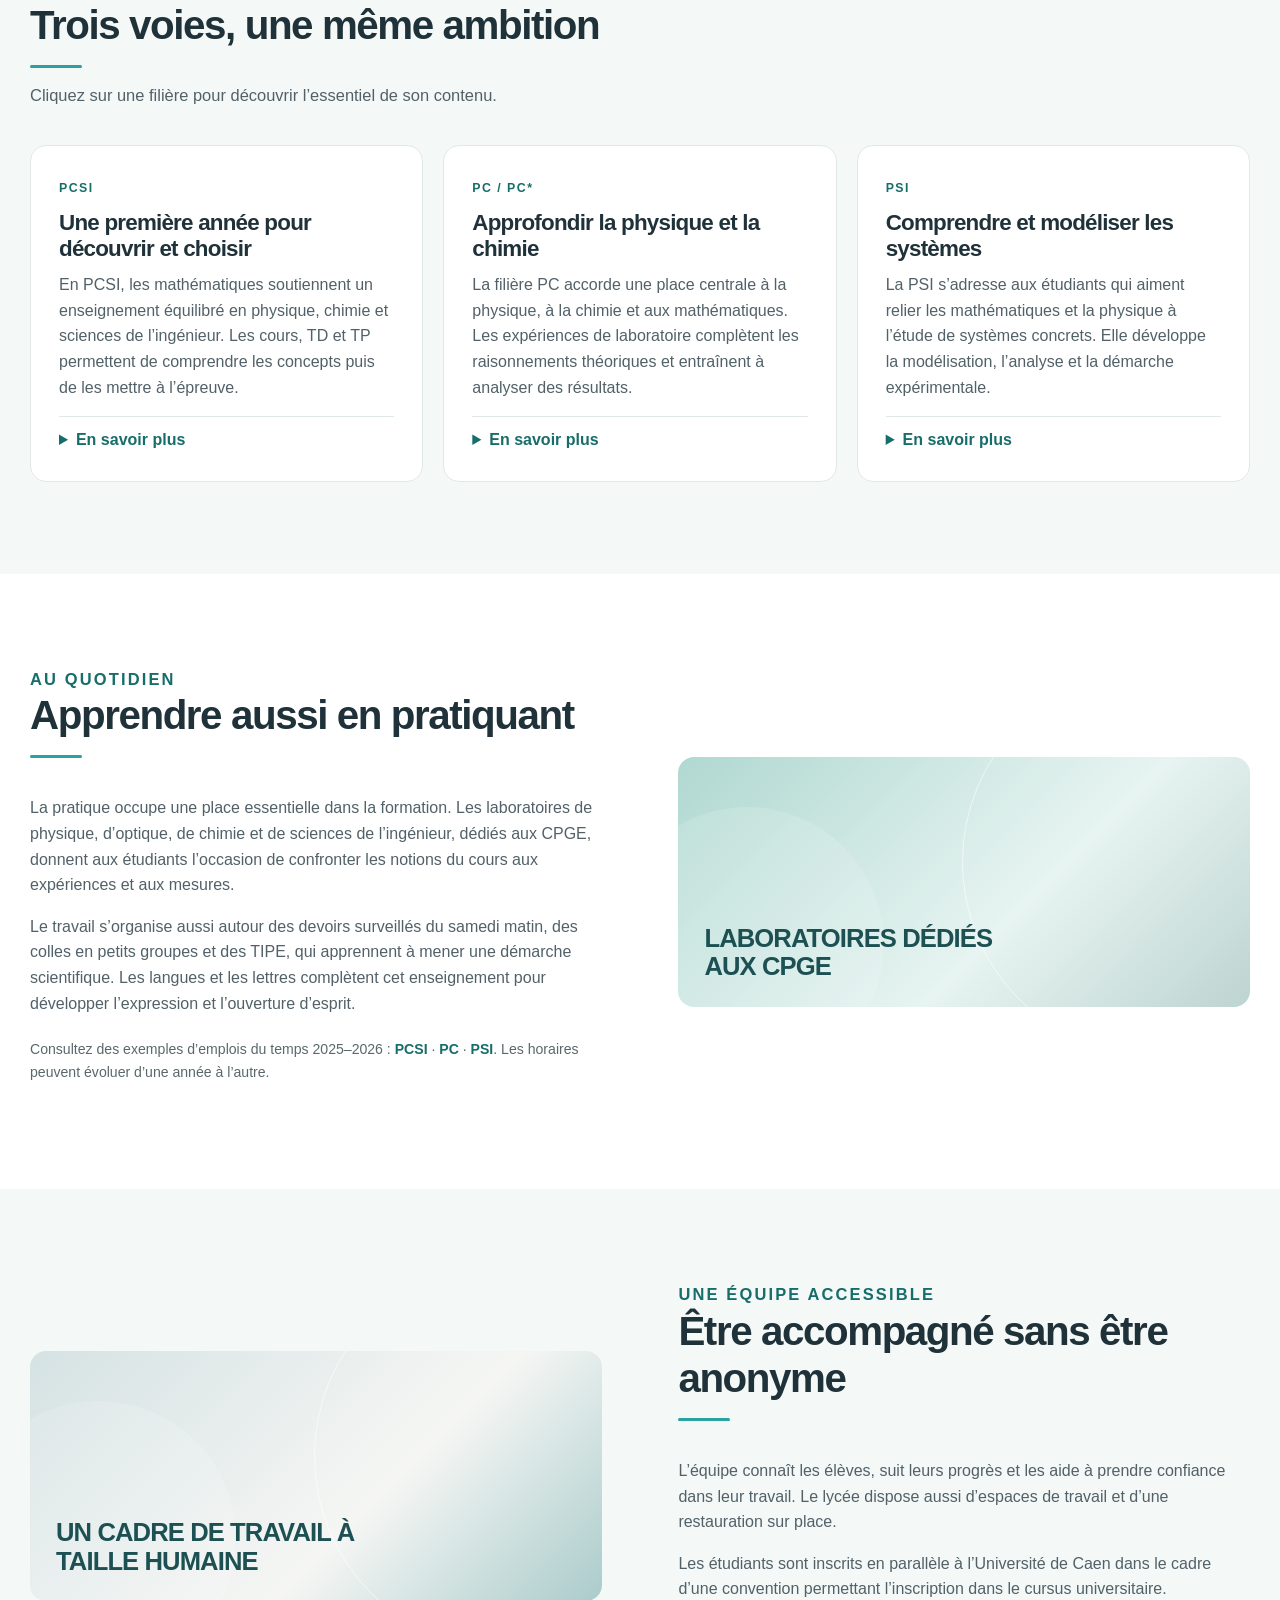
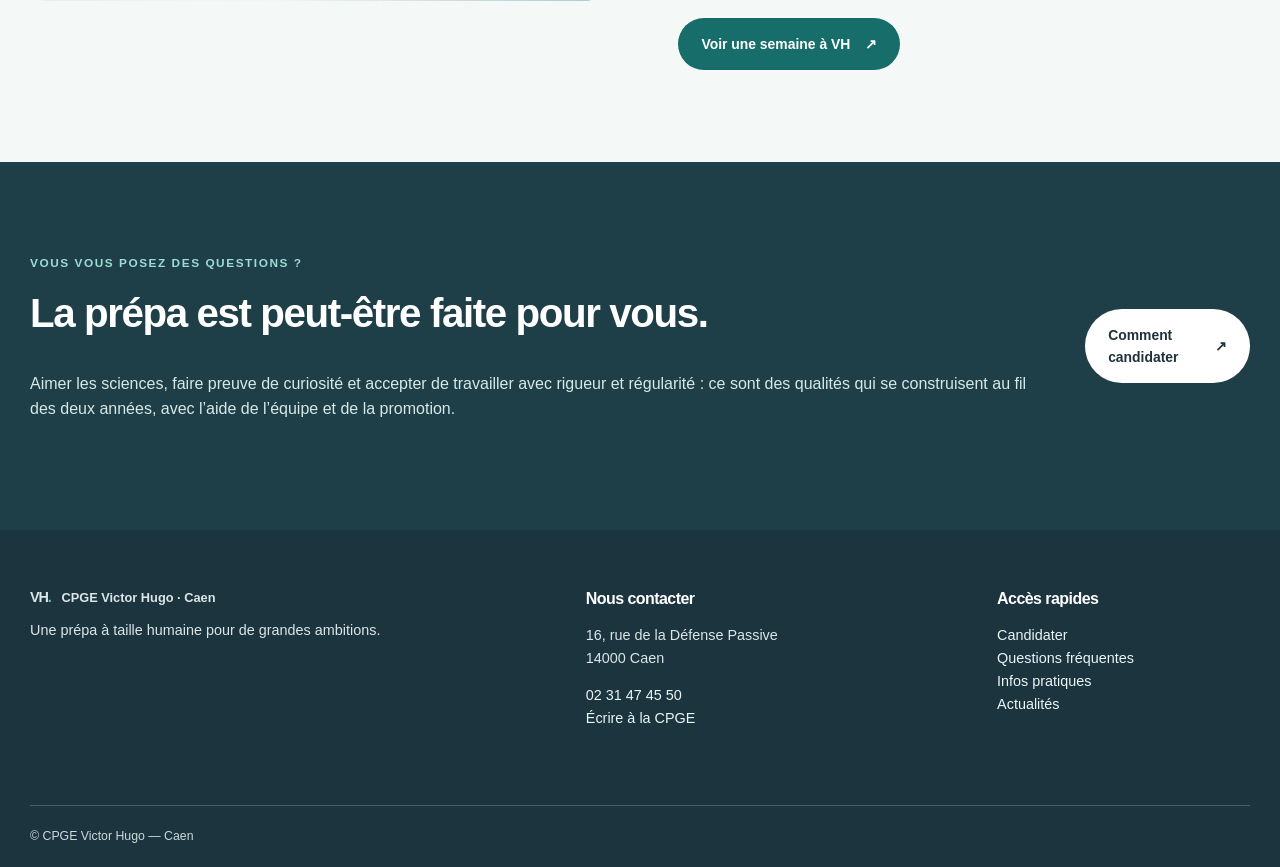
<file: src/la-cpge/index.html>
<!DOCTYPE html>

<html lang="fr">
<head>
<meta charset="utf-8"/>
<meta content="width=device-width, initial-scale=1.0" name="viewport"/>
<meta content="#2AA2A0" name="theme-color"/>
<meta content="Formations PCSI, PC, PC* et PSI, laboratoires et accompagnement au lycée Victor Hugo à Caen." name="description"/>
<title>La CPGE | CPGE Victor Hugo — Caen</title>
<link href="../assets/css/style.css" rel="stylesheet"/>
</head>
<body>
<a class="skip-link" href="#contenu">Aller au contenu</a>
<!-- Le même en-tête se retrouve dans chaque page HTML. -->
<header class="site-header">
<div class="header-inner container">
<a aria-label="CPGE Victor Hugo — accueil" class="brand" href="../">
<span aria-hidden="true" class="brand-mark">V<span>H</span><i></i></span>
<span class="brand-name">CPGE<br/>VICTOR HUGO<br/>CAEN</span>
</a>
<nav aria-label="Navigation principale" class="desktop-nav">
<a aria-current="page" href="../la-cpge/">La CPGE</a>
<a href="../une-semaine/">Une semaine à VH</a>
<a href="../au-dela-des-cours/">Au-delà des cours</a>
<a href="../temoignages/">Témoignages</a>
<a href="../apres-la-prepa/">Après la prépa</a>
<a href="../faq/">FAQ</a>
<a href="../infos-pratiques/">Infos pratiques</a>
<a class="nav-cta" href="../candidater/">Candidater <span aria-hidden="true">↗</span></a>
</nav>
<!-- Menu mobile sans JavaScript : cliquer sur Menu pour l'ouvrir. -->
<details class="mobile-nav">
<summary>Menu <span aria-hidden="true" class="menu-symbol">☰</span></summary>
<nav aria-label="Navigation mobile" class="mobile-nav-links">
<a aria-current="page" href="../la-cpge/">La CPGE</a>
<a href="../une-semaine/">Une semaine à VH</a>
<a href="../au-dela-des-cours/">Au-delà des cours</a>
<a href="../temoignages/">Témoignages</a>
<a href="../apres-la-prepa/">Après la prépa</a>
<a href="../faq/">FAQ</a>
<a href="../infos-pratiques/">Infos pratiques</a>
<a class="nav-cta" href="../candidater/">Candidater <span aria-hidden="true">↗</span></a>
</nav>
</details>
</div>
</header>
<main id="contenu">
<!-- Titre de page : vous pouvez modifier librement le texte ici. -->
<section class="page-hero">
<div class="container page-hero-grid">
<div>
<p class="eyebrow">NOS FORMATIONS</p>
<h1>Une prépa, plusieurs parcours</h1>
<p class="lead">À Victor Hugo, deux classes de PCSI préparent à une deuxième année en PC, PC* ou PSI. Le choix se construit progressivement, en fonction des matières que l’on aime approfondir et de son projet.</p>
</div>
<div aria-hidden="true" class="media-slot media-slot--page media-lab">
<strong>APPRENDRE, EXPÉRIMENTER, PROGRESSER</strong>
</div>
</div>
</section>
<section class="section"><div class="container narrow-center">
<div class="section-heading section-heading--center">
<p class="eyebrow">LE PARCOURS</p><h2>Du lycée aux écoles d’ingénieurs</h2>
</div>
<div aria-label="Parcours de formation : Terminale, PCSI, PC ou PC étoile ou PSI, concours, école d’ingénieurs" class="pathway">
<div class="path-box">Terminale</div><span class="path-arrow">↓</span>
<a aria-label="Découvrir la PCSI" class="path-box path-box--accent" href="#filiere-pcsi">PCSI · 1re année<small>2 classes</small></a><span class="path-arrow">↓</span>
<div class="path-branches"><a aria-label="Découvrir la filière PC" class="path-box" href="#filiere-pc">PC</a><a aria-label="Découvrir la filière PC*" class="path-box" href="#filiere-pc">PC*</a><a aria-label="Découvrir la filière PSI" class="path-box" href="#filiere-psi">PSI</a></div><span class="path-arrow">↓</span>
<div class="path-box">Concours d’entrée</div><span class="path-arrow">↓</span>
<div class="path-box path-box--end">Écoles d’ingénieurs</div>
</div>
<p class="note">Cliquez sur une filière dans le schéma pour découvrir son programme. L’orientation de deuxième année tient compte des options suivies en PCSI et du projet de l’étudiant.</p>
</div></section>
<section class="section section--soft"><div class="container">
<div class="section-heading">
<p class="eyebrow">Après une première année commune, la PC et la PSI permettent d’approfondir des approches différentes des sciences ; la PC* propose un rythme renforcé.</p><h2>Trois voies, une même ambition</h2>
<p>Cliquez sur une filière pour découvrir l’essentiel de son contenu.</p>
</div>
<div class="cards cards--3">
<article class="info-card" id="filiere-pcsi"><span class="class-name">PCSI</span><h3>Une première année pour découvrir et choisir</h3><p>En PCSI, les mathématiques soutiennent un enseignement équilibré en physique, chimie et sciences de l’ingénieur. Les cours, TD et TP permettent de comprendre les concepts puis de les mettre à l’épreuve.</p><details><summary>En savoir plus</summary><p>Au cours de l’année, chaque étudiant choisit une orientation davantage tournée vers la chimie ou les sciences de l’ingénieur. L’informatique, l’anglais et les lettres font également partie de la formation. Cette première année mène ensuite vers PC, PC* ou PSI.</p></details></article>
<article class="info-card" id="filiere-pc"><span class="class-name">PC / PC*</span><h3>Approfondir la physique et la chimie</h3><p>La filière PC accorde une place centrale à la physique, à la chimie et aux mathématiques. Les expériences de laboratoire complètent les raisonnements théoriques et entraînent à analyser des résultats.</p><details><summary>En savoir plus</summary><p>En deuxième année, les sciences de l’ingénieur laissent place à un approfondissement de la chimie. La classe PC* suit les mêmes grands domaines que la PC, avec une préparation plus soutenue aux concours les plus sélectifs.</p></details></article>
<article class="info-card" id="filiere-psi"><span class="class-name">PSI</span><h3>Comprendre et modéliser les systèmes</h3><p>La PSI s’adresse aux étudiants qui aiment relier les mathématiques et la physique à l’étude de systèmes concrets. Elle développe la modélisation, l’analyse et la démarche expérimentale.</p><details><summary>En savoir plus</summary><p>Les sciences de l’ingénieur y occupent une place importante, notamment pour comprendre le fonctionnement des systèmes et leurs performances. La chimie reste présente, intégrée à l’enseignement de physique-chimie.</p></details></article>
</div>
</div></section>
<section class="section"><div class="container split">
<div><div class="section-heading">
<p class="eyebrow">AU QUOTIDIEN</p><h2>Apprendre aussi en pratiquant</h2>
</div><p>La pratique occupe une place essentielle dans la formation. Les laboratoires de physique, d’optique, de chimie et de sciences de l’ingénieur, dédiés aux CPGE, donnent aux étudiants l’occasion de confronter les notions du cours aux expériences et aux mesures.</p><p>Le travail s’organise aussi autour des devoirs surveillés du samedi matin, des colles en petits groupes et des TIPE, qui apprennent à mener une démarche scientifique. Les langues et les lettres complètent cet enseignement pour développer l’expression et l’ouverture d’esprit.</p><p class="note">Consultez des exemples d’emplois du temps 2025–2026 : <a class="text-link" href="../assets/docs/emploi-du-temps-pcsi-2025-2026.pdf">PCSI</a> · <a class="text-link" href="../assets/docs/emploi-du-temps-pc-2025-2026.pdf">PC</a> · <a class="text-link" href="../assets/docs/emploi-du-temps-psi-2025-2026.pdf">PSI</a>. Les horaires peuvent évoluer d’une année à l’autre.</p></div>
<div aria-hidden="true" class="media-slot media-lab"><strong>LABORATOIRES DÉDIÉS AUX CPGE</strong></div>
</div></section>
<section class="section section--soft"><div class="container split">
<div aria-hidden="true" class="media-slot media-class"><strong>UN CADRE DE TRAVAIL À TAILLE HUMAINE</strong></div>
<div><div class="section-heading">
<p class="eyebrow">UNE ÉQUIPE ACCESSIBLE</p><h2>Être accompagné sans être anonyme</h2>
</div><p>L’équipe connaît les élèves, suit leurs progrès et les aide à prendre confiance dans leur travail. Le lycée dispose aussi d’espaces de travail et d’une restauration sur place.</p><p>Les étudiants sont inscrits en parallèle à l’Université de Caen dans le cadre d’une convention permettant l’inscription dans le cursus universitaire.</p><a class="button button--primary" href="../une-semaine/">Voir une semaine à VH<span aria-hidden="true">↗</span></a></div>
</div></section>
<section class="section callout-section"><div class="container callout"><div><p class="eyebrow">VOUS VOUS POSEZ DES QUESTIONS ?</p><h2>La prépa est peut-être faite pour vous.</h2><p>Aimer les sciences, faire preuve de curiosité et accepter de travailler avec rigueur et régularité : ce sont des qualités qui se construisent au fil des deux années, avec l’aide de l’équipe et de la promotion.</p></div><a class="button button--light" href="../candidater/">Comment candidater<span aria-hidden="true">↗</span></a></div></section>
</main>
<footer class="site-footer">
<div class="container footer-top">
<div>
<p class="footer-brand">VH<span>.</span> <small>CPGE Victor Hugo · Caen</small></p>
<p>Une prépa à taille humaine pour de grandes ambitions.</p>
</div>
<div>
<h2>Nous contacter</h2>
<p>16, rue de la Défense Passive<br/>14000 Caen</p>
<p><a href="tel:+33231474550">02 31 47 45 50</a><br/><a href="mailto:cecilia.guillard@ac-normandie.fr">Écrire à la CPGE</a></p>
</div>
<div>
<h2>Accès rapides</h2>
<p><a href="../candidater/">Candidater</a><br/><a href="../faq/">Questions fréquentes</a><br/><a href="../infos-pratiques/">Infos pratiques</a><br/><a href="../actualites/">Actualités</a></p>
</div>
</div>
<div class="container footer-bottom">
<span>© CPGE Victor Hugo — Caen</span>

</div>
</footer>
</body>
</html>
</file>
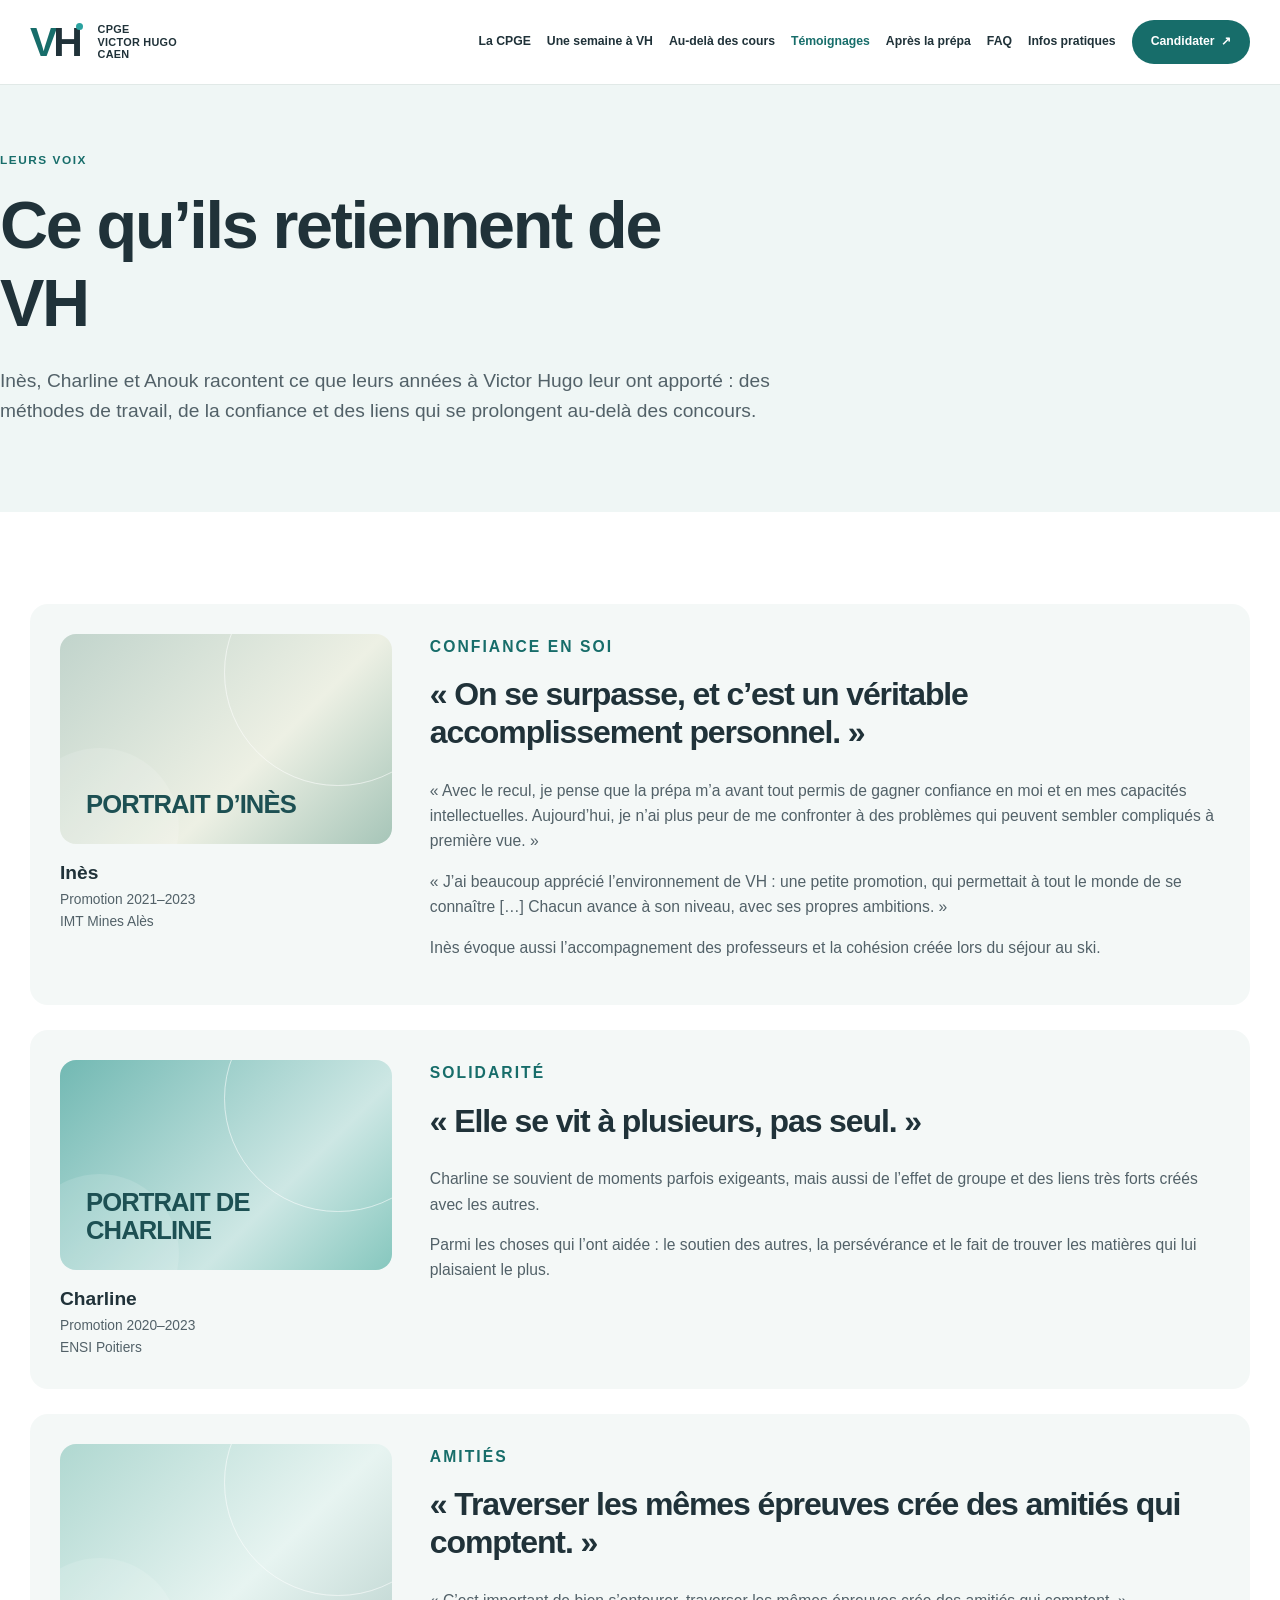
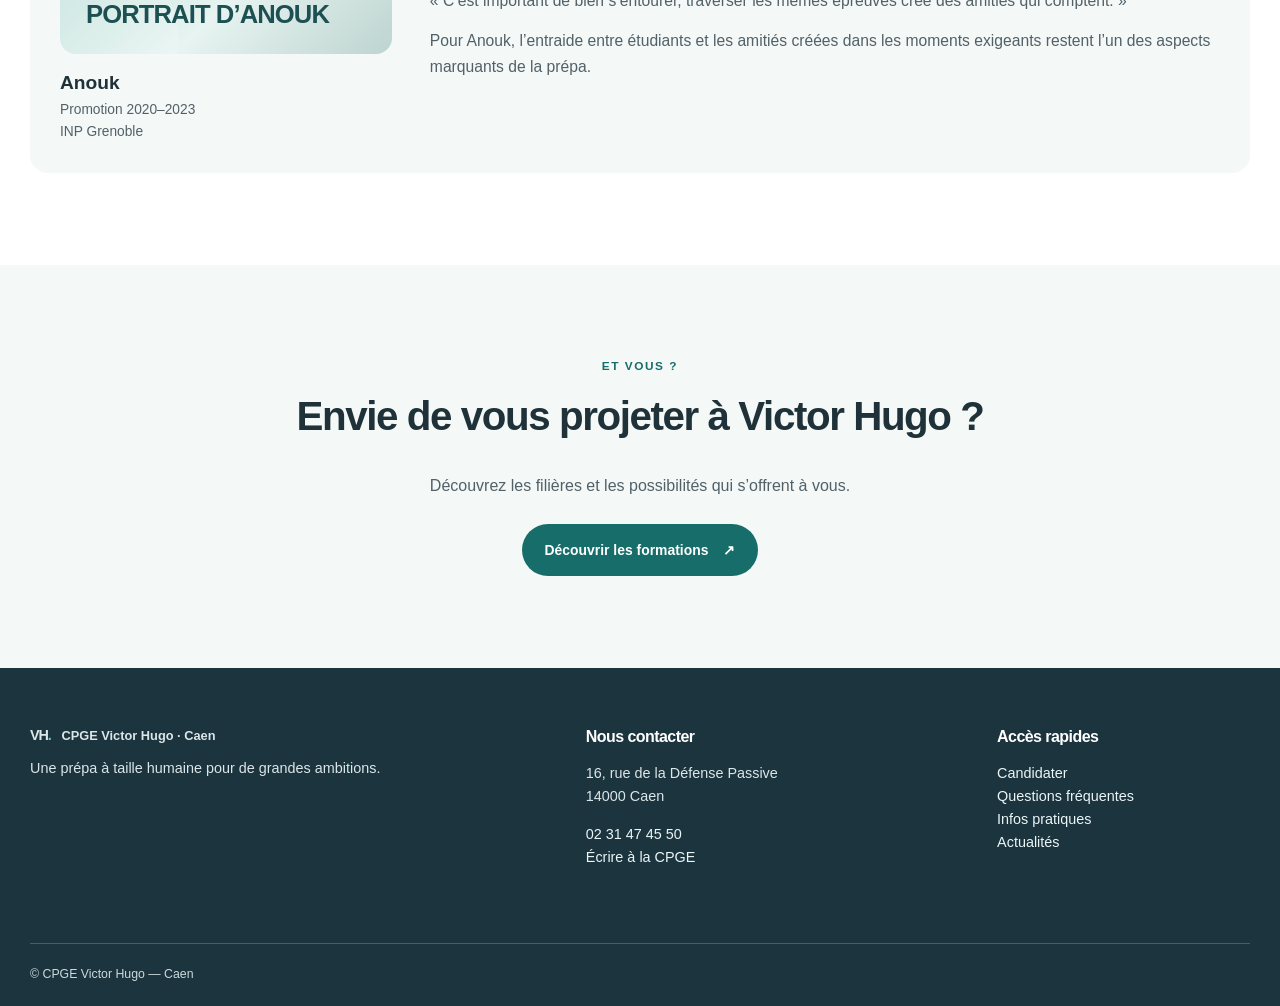
<file: src/temoignages/index.html>
<!DOCTYPE html>

<html lang="fr">
<head>
<meta charset="utf-8"/>
<meta content="width=device-width, initial-scale=1.0" name="viewport"/>
<meta content="#2AA2A0" name="theme-color"/>
<meta content="Anciens étudiants de la CPGE Victor Hugo racontent leur expérience et leurs parcours." name="description"/>
<title>Témoignages | CPGE Victor Hugo — Caen</title>
<link href="../assets/css/style.css" rel="stylesheet"/>
</head>
<body>
<a class="skip-link" href="#contenu">Aller au contenu</a>
<!-- Le même en-tête se retrouve dans chaque page HTML. -->
<header class="site-header">
<div class="header-inner container">
<a aria-label="CPGE Victor Hugo — accueil" class="brand" href="../">
<span aria-hidden="true" class="brand-mark">V<span>H</span><i></i></span>
<span class="brand-name">CPGE<br/>VICTOR HUGO<br/>CAEN</span>
</a>
<nav aria-label="Navigation principale" class="desktop-nav">
<a href="../la-cpge/">La CPGE</a>
<a href="../une-semaine/">Une semaine à VH</a>
<a href="../au-dela-des-cours/">Au-delà des cours</a>
<a aria-current="page" href="../temoignages/">Témoignages</a>
<a href="../apres-la-prepa/">Après la prépa</a>
<a href="../faq/">FAQ</a>
<a href="../infos-pratiques/">Infos pratiques</a>
<a class="nav-cta" href="../candidater/">Candidater <span aria-hidden="true">↗</span></a>
</nav>
<!-- Menu mobile sans JavaScript : cliquer sur Menu pour l'ouvrir. -->
<details class="mobile-nav">
<summary>Menu <span aria-hidden="true" class="menu-symbol">☰</span></summary>
<nav aria-label="Navigation mobile" class="mobile-nav-links">
<a href="../la-cpge/">La CPGE</a>
<a href="../une-semaine/">Une semaine à VH</a>
<a href="../au-dela-des-cours/">Au-delà des cours</a>
<a aria-current="page" href="../temoignages/">Témoignages</a>
<a href="../apres-la-prepa/">Après la prépa</a>
<a href="../faq/">FAQ</a>
<a href="../infos-pratiques/">Infos pratiques</a>
<a class="nav-cta" href="../candidater/">Candidater <span aria-hidden="true">↗</span></a>
</nav>
</details>
</div>
</header>
<main id="contenu">
<!-- Titre de page : vous pouvez modifier librement le texte ici. -->
<section class="page-hero">
<div class="page-hero-grid page-hero-grid--single">
<div>
<p class="eyebrow">LEURS VOIX</p>
<h1>Ce qu’ils retiennent de VH</h1>
<p class="lead">Inès, Charline et Anouk racontent ce que leurs années à Victor Hugo leur ont apporté : des méthodes de travail, de la confiance et des liens qui se prolongent au-delà des concours.</p>
</div>

</div>
</section>
<section class="section"><div class="container testimonials-stack">
<article class="testimonial-story"><div class="testimonial-aside"><div aria-hidden="true" class="media-slot media-sage"><strong>PORTRAIT D’INÈS</strong></div><div class="person-details"><strong>Inès</strong><span>Promotion 2021–2023</span><span>IMT Mines Alès</span></div></div><div class="testimonial-body"><p class="eyebrow">CONFIANCE EN SOI</p><h2>« On se surpasse, et c’est un véritable accomplissement personnel. »</h2><p>« Avec le recul, je pense que la prépa m’a avant tout permis de gagner confiance en moi et en mes capacités intellectuelles. Aujourd’hui, je n’ai plus peur de me confronter à des problèmes qui peuvent sembler compliqués à première vue. »</p><p>« J’ai beaucoup apprécié l’environnement de VH : une petite promotion, qui permettait à tout le monde de se connaître […] Chacun avance à son niveau, avec ses propres ambitions. »</p><p>Inès évoque aussi l’accompagnement des professeurs et la cohésion créée lors du séjour au ski.</p></div></article>
<article class="testimonial-story"><div class="testimonial-aside"><div aria-hidden="true" class="media-slot media-teal"><strong>PORTRAIT DE CHARLINE</strong></div><div class="person-details"><strong>Charline</strong><span>Promotion 2020–2023</span><span>ENSI Poitiers</span></div></div><div class="testimonial-body"><p class="eyebrow">SOLIDARITÉ</p><h2>« Elle se vit à plusieurs, pas seul. »</h2><p>Charline se souvient de moments parfois exigeants, mais aussi de l’effet de groupe et des liens très forts créés avec les autres.</p><p>Parmi les choses qui l’ont aidée : le soutien des autres, la persévérance et le fait de trouver les matières qui lui plaisaient le plus.</p></div></article>
<article class="testimonial-story"><div class="testimonial-aside"><div aria-hidden="true" class="media-slot media-lab"><strong>PORTRAIT D’ANOUK</strong></div><div class="person-details"><strong>Anouk</strong><span>Promotion 2020–2023</span><span>INP Grenoble</span></div></div><div class="testimonial-body"><p class="eyebrow">AMITIÉS</p><h2>« Traverser les mêmes épreuves crée des amitiés qui comptent. »</h2><p>« C’est important de bien s’entourer, traverser les mêmes épreuves crée des amitiés qui comptent. »</p><p>Pour Anouk, l’entraide entre étudiants et les amitiés créées dans les moments exigeants restent l’un des aspects marquants de la prépa.</p></div></article>
</div></section>
<section class="section section--soft"><div class="container center-content"><p class="eyebrow">ET VOUS ?</p><h2>Envie de vous projeter à Victor Hugo ?</h2><p>Découvrez les filières et les possibilités qui s’offrent à vous.</p><a class="button button--primary" href="../la-cpge/">Découvrir les formations<span aria-hidden="true">↗</span></a></div></section>
</main>
<footer class="site-footer">
<div class="container footer-top">
<div>
<p class="footer-brand">VH<span>.</span> <small>CPGE Victor Hugo · Caen</small></p>
<p>Une prépa à taille humaine pour de grandes ambitions.</p>
</div>
<div>
<h2>Nous contacter</h2>
<p>16, rue de la Défense Passive<br/>14000 Caen</p>
<p><a href="tel:+33231474550">02 31 47 45 50</a><br/><a href="mailto:cecilia.guillard@ac-normandie.fr">Écrire à la CPGE</a></p>
</div>
<div>
<h2>Accès rapides</h2>
<p><a href="../candidater/">Candidater</a><br/><a href="../faq/">Questions fréquentes</a><br/><a href="../infos-pratiques/">Infos pratiques</a><br/><a href="../actualites/">Actualités</a></p>
</div>
</div>
<div class="container footer-bottom">
<span>© CPGE Victor Hugo — Caen</span>

</div>
</footer>
</body>
</html>
</file>
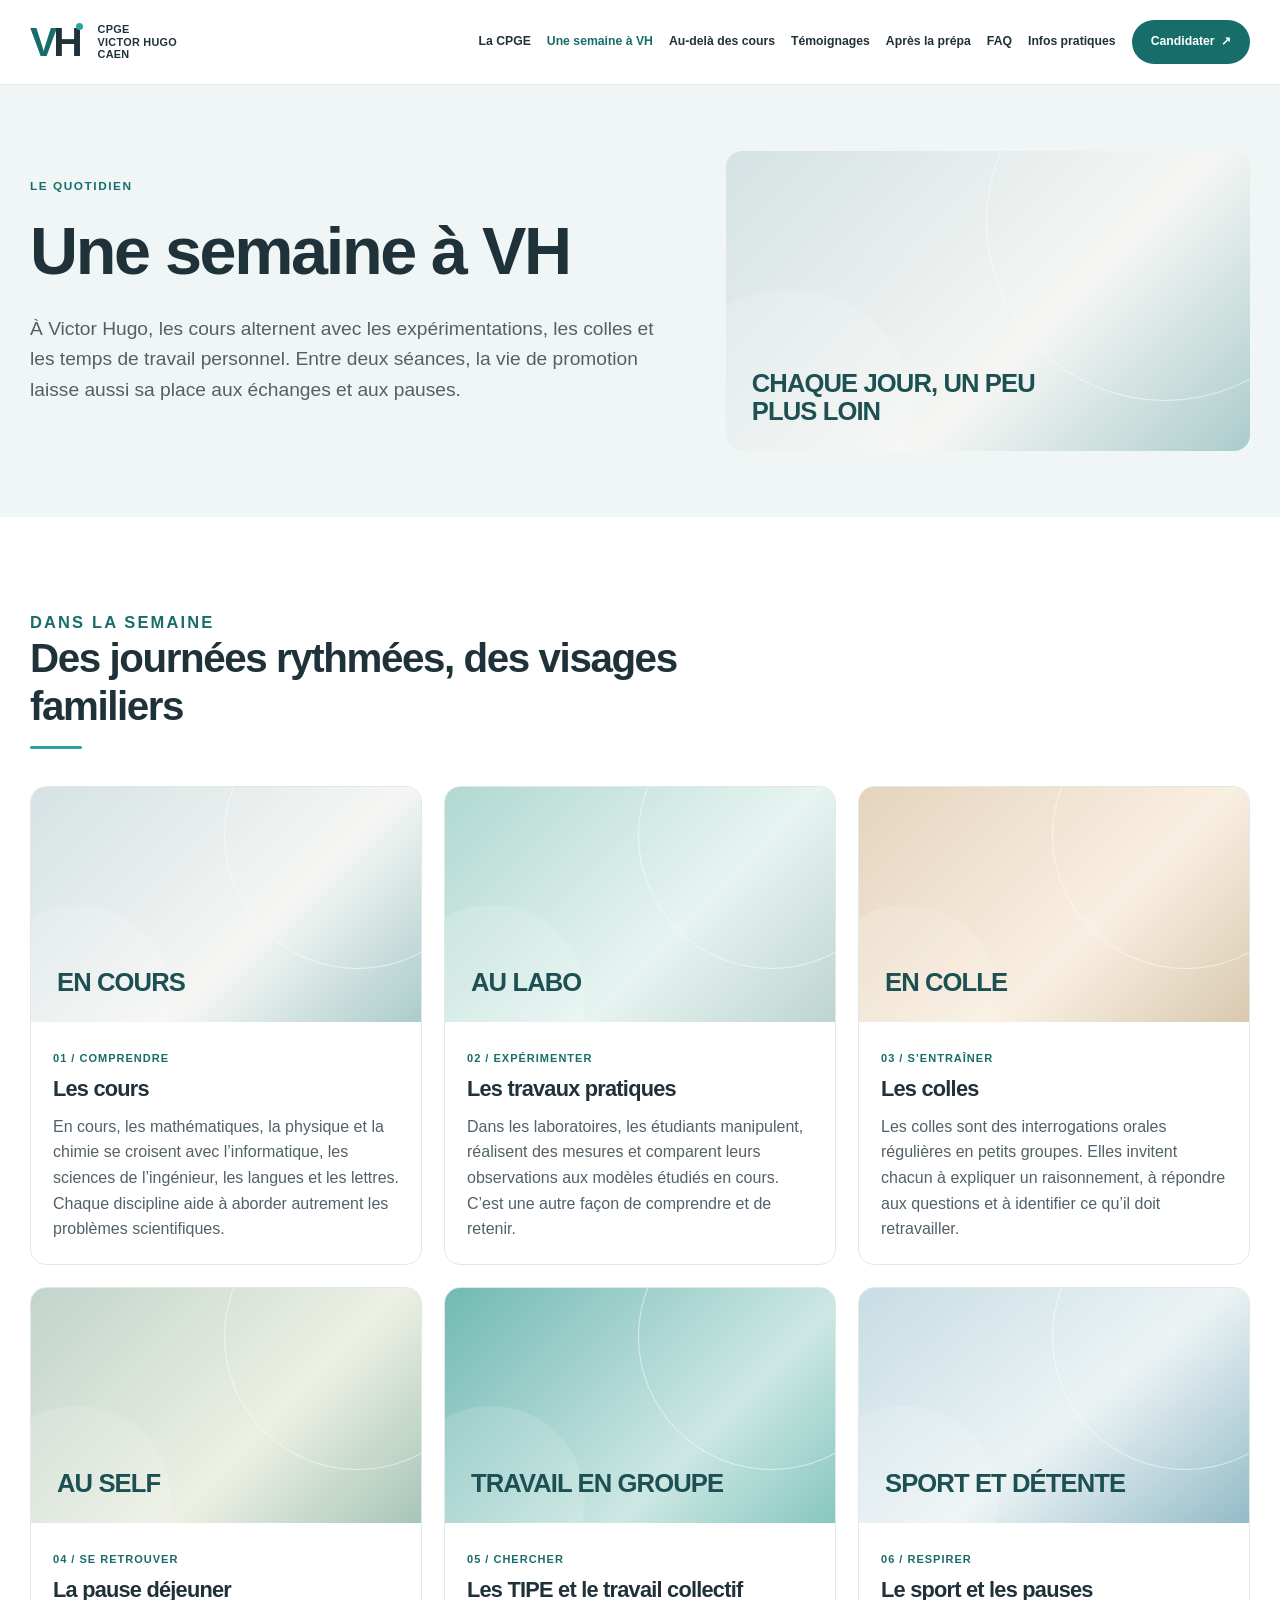
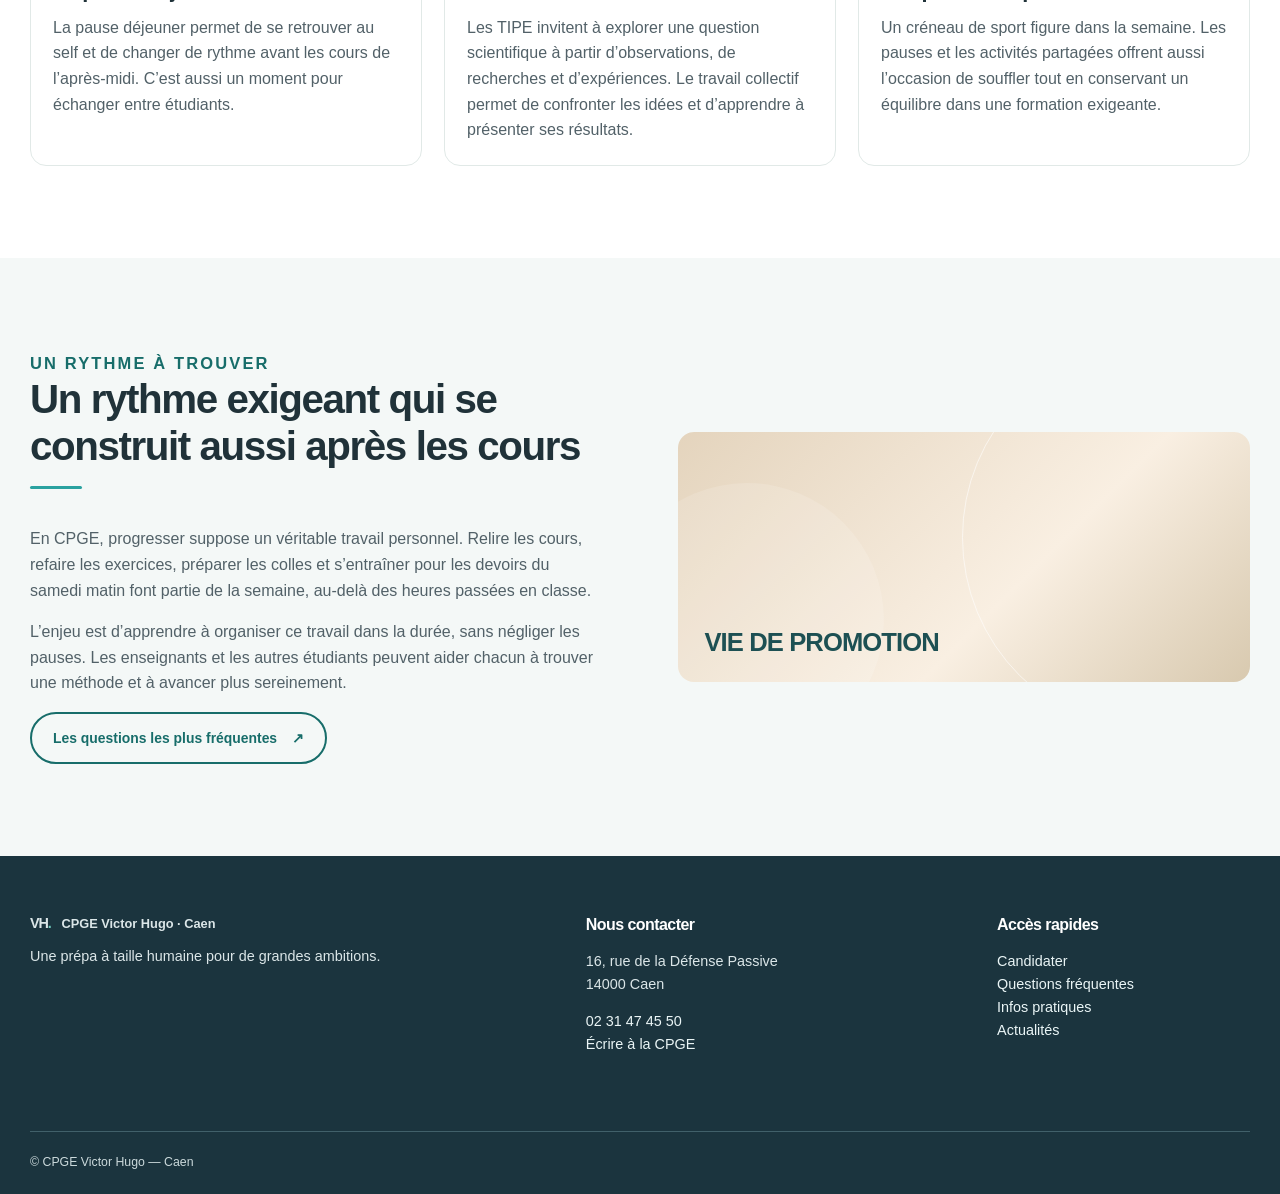
<file: src/une-semaine/index.html>
<!DOCTYPE html>

<html lang="fr">
<head>
<meta charset="utf-8"/>
<meta content="width=device-width, initial-scale=1.0" name="viewport"/>
<meta content="#2AA2A0" name="theme-color"/>
<meta content="Cours, TP, colles, TIPE, sport et vie quotidienne à la CPGE Victor Hugo." name="description"/>
<title>Une semaine à VH | CPGE Victor Hugo — Caen</title>
<link href="../assets/css/style.css" rel="stylesheet"/>
</head>
<body>
<a class="skip-link" href="#contenu">Aller au contenu</a>
<!-- Le même en-tête se retrouve dans chaque page HTML. -->
<header class="site-header">
<div class="header-inner container">
<a aria-label="CPGE Victor Hugo — accueil" class="brand" href="../">
<span aria-hidden="true" class="brand-mark">V<span>H</span><i></i></span>
<span class="brand-name">CPGE<br/>VICTOR HUGO<br/>CAEN</span>
</a>
<nav aria-label="Navigation principale" class="desktop-nav">
<a href="../la-cpge/">La CPGE</a>
<a aria-current="page" href="../une-semaine/">Une semaine à VH</a>
<a href="../au-dela-des-cours/">Au-delà des cours</a>
<a href="../temoignages/">Témoignages</a>
<a href="../apres-la-prepa/">Après la prépa</a>
<a href="../faq/">FAQ</a>
<a href="../infos-pratiques/">Infos pratiques</a>
<a class="nav-cta" href="../candidater/">Candidater <span aria-hidden="true">↗</span></a>
</nav>
<!-- Menu mobile sans JavaScript : cliquer sur Menu pour l'ouvrir. -->
<details class="mobile-nav">
<summary>Menu <span aria-hidden="true" class="menu-symbol">☰</span></summary>
<nav aria-label="Navigation mobile" class="mobile-nav-links">
<a href="../la-cpge/">La CPGE</a>
<a aria-current="page" href="../une-semaine/">Une semaine à VH</a>
<a href="../au-dela-des-cours/">Au-delà des cours</a>
<a href="../temoignages/">Témoignages</a>
<a href="../apres-la-prepa/">Après la prépa</a>
<a href="../faq/">FAQ</a>
<a href="../infos-pratiques/">Infos pratiques</a>
<a class="nav-cta" href="../candidater/">Candidater <span aria-hidden="true">↗</span></a>
</nav>
</details>
</div>
</header>
<main id="contenu">
<!-- Titre de page : vous pouvez modifier librement le texte ici. -->
<section class="page-hero">
<div class="container page-hero-grid">
<div>
<p class="eyebrow">LE QUOTIDIEN</p>
<h1>Une semaine à VH</h1>
<p class="lead">À Victor Hugo, les cours alternent avec les expérimentations, les colles et les temps de travail personnel. Entre deux séances, la vie de promotion laisse aussi sa place aux échanges et aux pauses.</p>
</div>
<div aria-hidden="true" class="media-slot media-slot--page media-class">
<strong>CHAQUE JOUR, UN PEU PLUS LOIN</strong>
</div>
</div>
</section>
<section class="section"><div class="container">
<div class="section-heading">
<p class="eyebrow">DANS LA SEMAINE</p><h2>Des journées rythmées, des visages familiers</h2>
</div>
<div class="daily-grid">
<article class="daily-card"><div aria-hidden="true" class="media-slot media-class"><strong>EN COURS</strong></div><div><span class="count">01 / COMPRENDRE</span><h3>Les cours</h3><p>En cours, les mathématiques, la physique et la chimie se croisent avec l’informatique, les sciences de l’ingénieur, les langues et les lettres. Chaque discipline aide à aborder autrement les problèmes scientifiques.</p></div></article>
<article class="daily-card"><div aria-hidden="true" class="media-slot media-lab"><strong>AU LABO</strong></div><div><span class="count">02 / EXPÉRIMENTER</span><h3>Les travaux pratiques</h3><p>Dans les laboratoires, les étudiants manipulent, réalisent des mesures et comparent leurs observations aux modèles étudiés en cours. C’est une autre façon de comprendre et de retenir.</p></div></article>
<article class="daily-card"><div aria-hidden="true" class="media-slot media-warm"><strong>EN COLLE</strong></div><div><span class="count">03 / S’ENTRAÎNER</span><h3>Les colles</h3><p>Les colles sont des interrogations orales régulières en petits groupes. Elles invitent chacun à expliquer un raisonnement, à répondre aux questions et à identifier ce qu’il doit retravailler.</p></div></article>
<article class="daily-card"><div aria-hidden="true" class="media-slot media-sage"><strong>AU SELF</strong></div><div><span class="count">04 / SE RETROUVER</span><h3>La pause déjeuner</h3><p>La pause déjeuner permet de se retrouver au self et de changer de rythme avant les cours de l’après-midi. C’est aussi un moment pour échanger entre étudiants.</p></div></article>
<article class="daily-card"><div aria-hidden="true" class="media-slot media-teal"><strong>TRAVAIL EN GROUPE</strong></div><div><span class="count">05 / CHERCHER</span><h3>Les TIPE et le travail collectif</h3><p>Les TIPE invitent à explorer une question scientifique à partir d’observations, de recherches et d’expériences. Le travail collectif permet de confronter les idées et d’apprendre à présenter ses résultats.</p></div></article>
<article class="daily-card"><div aria-hidden="true" class="media-slot media-snow"><strong>SPORT ET DÉTENTE</strong></div><div><span class="count">06 / RESPIRER</span><h3>Le sport et les pauses</h3><p>Un créneau de sport figure dans la semaine. Les pauses et les activités partagées offrent aussi l’occasion de souffler tout en conservant un équilibre dans une formation exigeante.</p></div></article>
</div>
</div></section>
<section class="section section--soft"><div class="container split"><div><div class="section-heading">
<p class="eyebrow">UN RYTHME À TROUVER</p><h2>Un rythme exigeant qui se construit aussi après les cours</h2>
</div><p>En CPGE, progresser suppose un véritable travail personnel. Relire les cours, refaire les exercices, préparer les colles et s’entraîner pour les devoirs du samedi matin font partie de la semaine, au-delà des heures passées en classe.</p><p>L’enjeu est d’apprendre à organiser ce travail dans la durée, sans négliger les pauses. Les enseignants et les autres étudiants peuvent aider chacun à trouver une méthode et à avancer plus sereinement.</p><a class="button button--outline" href="../faq/">Les questions les plus fréquentes<span aria-hidden="true">↗</span></a></div><div aria-hidden="true" class="media-slot media-warm"><strong>VIE DE PROMOTION</strong></div></div></section>
</main>
<footer class="site-footer">
<div class="container footer-top">
<div>
<p class="footer-brand">VH<span>.</span> <small>CPGE Victor Hugo · Caen</small></p>
<p>Une prépa à taille humaine pour de grandes ambitions.</p>
</div>
<div>
<h2>Nous contacter</h2>
<p>16, rue de la Défense Passive<br/>14000 Caen</p>
<p><a href="tel:+33231474550">02 31 47 45 50</a><br/><a href="mailto:cecilia.guillard@ac-normandie.fr">Écrire à la CPGE</a></p>
</div>
<div>
<h2>Accès rapides</h2>
<p><a href="../candidater/">Candidater</a><br/><a href="../faq/">Questions fréquentes</a><br/><a href="../infos-pratiques/">Infos pratiques</a><br/><a href="../actualites/">Actualités</a></p>
</div>
</div>
<div class="container footer-bottom">
<span>© CPGE Victor Hugo — Caen</span>

</div>
</footer>
</body>
</html>
</file>
<file: src/assets/css/style.css>
/* ================================================================
   CPGE VICTOR HUGO — feuille de styles commune
   Modifier les couleurs ici : elles seront reprises sur toutes les pages.
   1. Couleurs et base | 2. Header | 3. Composants
   4. Accueil | 5. Pages intérieures | 6. Footer | 7. Responsive
   ================================================================ */
:root {
  --turquoise: #2AA2A0;       /* Couleur de la plaquette du lycée */
  --turquoise-dark: #176D6A;  /* Plus foncé : contraste des boutons */
  --ink: #203239;
  --ink-soft: #526168;
  --paper: #FFFFFF;
  --mist: #F4F8F7;
  --line: #E1E9E7;
  --sand: #F1EDE6;
  --radius: 16px;
  --width: 1220px;
}

* { box-sizing: border-box; }
html { scroll-behavior: smooth; }
body { margin: 0; background: var(--paper); color: var(--ink); font-family: -apple-system, BlinkMacSystemFont, "Segoe UI", Arial, sans-serif; line-height: 1.6; }
a { color: inherit; text-decoration: none; }
a:hover { text-decoration: none; }
button, input, textarea { font: inherit; }
img { max-width: 100%; display: block; }
h1,h2,h3,p { margin-top: 0; }
h1,h2,h3 { line-height: 1.17; letter-spacing: -0.035em; }
h1 { font-size: clamp(2.7rem,5.2vw,5.25rem); }
h2 { font-size: clamp(1.9rem,3.15vw,3rem); }
h3 { font-size: 1.22rem; }
p { color: var(--ink-soft); }
strong { color: var(--ink); }
:focus-visible { outline: 3px solid var(--turquoise-dark); outline-offset: 4px; }
.container { width: min(var(--width), calc(100% - 48px)); margin-inline: auto; }
.skip-link { position: absolute; left: 12px; top: -70px; z-index: 1000; padding: 12px 20px; background: var(--ink); color: white; }
.skip-link:focus { top: 10px; }

/* 2. HEADER — identique sur toutes les pages */
.site-header { position: relative; z-index: 50; background: white; border-bottom: 1px solid var(--line); }
.header-inner { min-height: 84px; display: flex; align-items: center; gap: 26px; justify-content: space-between; }
.brand { display: flex; flex-shrink: 0; align-items: center; gap: 13px; line-height: 1.18; }
.brand-mark { color: var(--turquoise-dark); position: relative; font-size: 2.55rem; font-weight: 850; letter-spacing: -.1em; line-height: 1; padding-right: 6px; }
.brand-mark span { color: var(--ink); }
.brand-mark i { display: block; width: 7px; height: 7px; background: var(--turquoise); border-radius: 50%; position: absolute; right: 2px; top: 1px; }
.brand-name { font-size: .68rem; font-weight: 750; letter-spacing: .025em; color: var(--ink); }
.desktop-nav { display: flex; align-items: center; gap: clamp(9px,1.25vw,22px); }
.desktop-nav a { font-size: .765rem; font-weight: 700; white-space: nowrap; transition: color .2s; }
.desktop-nav a:hover, .desktop-nav a[aria-current="page"] { color: var(--turquoise-dark); }
.desktop-nav .nav-cta, .mobile-nav .nav-cta { border-radius: 999px; padding: 12px 19px; background: var(--turquoise-dark); color: white; }
.desktop-nav .nav-cta:hover { background: var(--ink); color: white; }
.nav-cta span { padding-left: 3px; }
.mobile-nav { display: none; }

/* 3. COMPOSANTS RÉUTILISABLES */
.section { padding-block: 92px; }
.section--soft { background: var(--mist); }
.eyebrow { color: var(--turquoise-dark); font-size: .74rem; font-weight: 800; letter-spacing: .13em; text-transform: uppercase; margin-bottom: 17px; }
.eyebrow--light { color: #A5E4DC; }
.section-heading { max-width: 680px; margin-bottom: 37px; }
.section-heading h2 { margin-bottom: 14px; }
.section-heading h2::after { content: ""; display: block; height: 3px; width: 52px; background: var(--turquoise); border-radius: 3px; margin-top: 16px; }
.section-heading p { font-size: 1.03rem; margin-bottom: 0; }
.section-heading--center { text-align: center; margin-inline: auto; }
.section-heading--center h2::after { margin-inline: auto; }
.section-actions { display: flex; justify-content: center; padding-top: 35px; }
.button-row { display: flex; flex-wrap: wrap; align-items: center; gap: 12px; }
.button { display: inline-flex; justify-content: center; align-items: center; gap: 15px; padding: 13px 21px; font-size: .87rem; font-weight: 750; min-height: 46px; border: 2px solid transparent; border-radius: 999px; transition: background-color .2s, color .2s, transform .2s; }
.button:hover { transform: translateY(-2px); }
.button--primary { background: var(--turquoise-dark); color: white; }
.button--primary:hover { background: var(--ink); color: white; }
.button--outline { border-color: var(--turquoise-dark); color: var(--turquoise-dark); background: transparent; }
.button--outline:hover { background: #DDF1EE; }
.button--light { background: white; color: var(--ink); }
.button--light:hover { background: #E7F5F2; }
.text-link { color: var(--turquoise-dark); font-weight: 750; display: inline-block; }
.text-link:hover { text-decoration: underline; text-underline-offset: 4px; }
.cards { display: grid; gap: 20px; }
.cards--2 { grid-template-columns: repeat(2,minmax(0,1fr)); }
.cards--3 { grid-template-columns: repeat(3,minmax(0,1fr)); }
.cards--4 { grid-template-columns: repeat(4,minmax(0,1fr)); }
.split { display: grid; grid-template-columns: minmax(0,1fr) minmax(0,1fr); align-items: center; gap: clamp(34px,6vw,100px); }
.split--wide-right { grid-template-columns: minmax(0,.83fr) minmax(0,1.6fr); }
.split--wide-left { grid-template-columns: minmax(0,1.5fr) minmax(0,.8fr); }
.split-copy > p { max-width: 460px; margin-bottom: 25px; }
.center-content { max-width: 760px; text-align: center; }
.center-content .button { margin-top: 9px; }
.note { font-size: .88rem; color: #5A686C; line-height: 1.6; margin-top: 22px; }
.note--top { margin: 0 0 40px; background: #E8F3F1; padding: 15px 18px; border-left: 3px solid var(--turquoise); border-radius: 6px; }
.small-warning { background: #FFF4E6; border-left: 3px solid #C68838; border-radius: 6px; padding: 14px 18px; font-size: .95rem; }
/* Espaces photo. Chaque bloc pourra devenir une balise <img> avec la classe cover-image. */
.media-slot { position: relative; overflow: hidden; min-height: 250px; border-radius: var(--radius); display: flex; flex-direction: column; align-items: flex-start; justify-content: flex-end; padding: 26px; background: linear-gradient(125deg,#A5CECB,#DBECE8); isolation: isolate; }
.media-slot::before, .media-slot::after { content: ""; position: absolute; pointer-events: none; z-index: -1; border-radius: 50%; }
.media-slot::before { width: 68%; aspect-ratio: 1; border: 1px solid #FFFFFF90; top: -36%; right: -18%; }
.media-slot::after { width: 48%; aspect-ratio: 1; background: #FFFFFF22; bottom: -30%; left: -12%; }
.media-slot strong { color: #1D5053; font-size: clamp(1.4rem,2vw,2rem); line-height: 1.1; letter-spacing: -.035em; max-width: 320px; }
.media-note { display: inline-block; font-size: .66rem; font-weight: 800; letter-spacing: .12em; margin-bottom: 13px; text-transform: uppercase; color: #286866; }
.media-snow { background: linear-gradient(140deg,#C7DDE4,#ECF3F4 55%,#93BBC8); }
.media-lab { background: linear-gradient(135deg,#B0D8D1,#E7F4F1 60%,#BDD4D0); }
.media-warm { background: linear-gradient(135deg,#E4D4BD,#F9EFE2 60%,#D8C9AF); }
.media-sage { background: linear-gradient(135deg,#C1D4CC,#EDF0E4 60%,#A6C5B8); }
.media-campus { background: linear-gradient(135deg,#C9D2D9,#F0F3F1 60%,#B5C5CB); }
.media-class { background: linear-gradient(135deg,#D5E2E3,#F5F6F4 60%,#AACCCB); }
.media-teal { background: linear-gradient(135deg,#72B9B3,#CDE7E4 65%,#86C7BE); }
.cover-image { display: block; width: 100%; height: 100%; min-height: 250px; object-fit: cover; border-radius: var(--radius); }
/* Ces règles permettent de remplacer les blocs photo sans casser la mise en page. */
.hero-visual .cover-image { min-height: 500px; border-radius: 18px 18px 110px 18px; }
.week-tile .cover-image { aspect-ratio: 3/4; min-height: 235px; border-radius: 11px; }
.adventure-image .cover-image { height: 100%; min-height: 420px; border-radius: 0; }
.after-aside .cover-image { min-height: 350px; }
.meet-image .cover-image { height: 100%; min-height: 420px; border-radius: 0 100px 0 0; }
.daily-card .cover-image, .story-card .cover-image { border-radius: 0; }

/* 4. PAGE D'ACCUEIL */
.home-hero { background: linear-gradient(90deg,#F4F9F8,#E1EFED); }
.home-hero-grid { min-height: 585px; display: grid; grid-template-columns: 1.02fr .98fr; align-items: stretch; gap: 40px; }
.home-hero-copy { align-self: center; padding-block: 90px; }
.home-hero h1 { font-size: clamp(2.9rem,4.95vw,4.75rem); max-width: 630px; margin-bottom: 21px; }
.home-hero h1 em { color: var(--turquoise-dark); font-style: normal; }
.hero-tracks { color: var(--ink); font-size: 1.16rem; font-weight: 700; margin-bottom: 11px; }
.hero-tracks span { color: var(--turquoise); margin-inline: 4px; }
.hero-intro { max-width: 460px; margin-bottom: 27px; }
.hero-visual { position: relative; padding-block: 35px; display: flex; align-items: stretch; }
.hero-visual .media-slot { min-height: 500px; width: 100%; border-radius: 18px 18px 110px 18px; }
.hero-visual .media-slot strong { font-size: clamp(1.8rem,3.1vw,3.1rem); max-width: 450px; color: #23565D; }
.visual-sticker { position: absolute; top: 64px; right: -13px; transform: rotate(9deg); background: #FDF6EA; color: var(--ink); font-family: Georgia,serif; font-style: italic; text-align: center; padding: 18px; border-radius: 50%; box-shadow: 0 14px 30px #172F3030; font-size: 1.05rem; }
.reasons-grid { display: grid; grid-template-columns: repeat(5,minmax(0,1fr)); gap: 20px; margin-top: 55px; }
.reason { text-align: center; padding: 10px 6px; }
.reason-number { display: grid; place-items: center; width: 74px; height: 74px; border-radius: 50%; margin: 0 auto 19px; background: #E4F2F0; color: var(--turquoise-dark); font-family: Georgia,serif; font-style: italic; font-size: 1.65rem; }
.reason h3 { font-size: 1rem; min-height: 40px; margin-bottom: 10px; }
.reason p { font-size: .86rem; line-height: 1.65; margin: 0; }
.week-grid { display: grid; grid-template-columns: repeat(4,minmax(0,1fr)); gap: 12px; }
.week-tile { position: relative; min-width: 0; }
.week-tile .media-slot { border-radius: 11px; aspect-ratio: 3/4; min-height: 235px; padding: 12px; }
.week-tile .media-slot strong { font-size: 1.05rem; }
.week-tile .media-note { font-size: .52rem; }
.week-tile > span { position: absolute; bottom: 10px; left: 10px; background: white; padding: 5px 12px; font-size: .79rem; font-weight: 750; border-radius: 5px; }
.adventure-section { display: grid; grid-template-columns: 1fr 1fr; background: #1F3F48; color: white; }
.adventure-image .media-slot { border-radius: 0; width: 100%; height: 100%; min-height: 420px; }
.adventure-content { padding: clamp(55px,7vw,100px); align-self: center; max-width: 720px; }
.adventure-content h2 { color: white; }
.adventure-content > p:not(.eyebrow) { color: #E8F2F2; max-width: 450px; }
.inline-tags { list-style: none; display: flex; gap: 9px; padding: 0; margin: 25px 0 30px; flex-wrap: wrap; }
.inline-tags li { border: 1px solid #A4C5C8; padding: 7px 13px; border-radius: 999px; font-size: .8rem; }
.quote-card { border: 1px solid var(--line); border-radius: 15px; padding: 26px; background: white; display: flex; flex-direction: column; }
.quote-mark { font-family: Georgia,serif; font-size: 4.5rem; line-height: .7; color: var(--turquoise); margin-top: 8px; }
.quote-card blockquote { margin: 10px 0 28px; font-size: 1.025rem; font-weight: 580; flex: 1; }
.quote-person { display: flex; align-items: center; gap: 12px; }
.person-avatar { border-radius: 50%; width: 45px; height: 45px; flex-shrink: 0; background: #DDF1EE; color: var(--turquoise-dark); display: grid; place-items: center; font-family: Georgia,serif; font-size: 1.3rem; }
.quote-person p { margin: 0; }
.quote-person strong, .quote-person small { display: block; }
.quote-person small { color: var(--ink-soft); font-size: .73rem; }
.track-list { display: flex; flex-wrap: wrap; gap: 9px; margin: 25px 0 31px; }
.track-list span { font-size: .85rem; border: 1px solid #D5E2E0; padding: 8px 14px; background: white; border-radius: 7px; }
.after-aside { position: relative; }
.after-aside .media-slot { min-height: 350px; }
.after-aside-label { position: relative; background: white; width: 88%; padding: 16px 19px; border-radius: 9px; margin: -35px auto 0; box-shadow: 0 12px 30px #10282917; font-size: .93rem; }
.heading-row { display: flex; justify-content: space-between; align-items: flex-end; gap: 20px; }
.heading-row .section-heading { margin-bottom: 28px; }
.heading-row .text-link { margin-bottom: 34px; }
.story-card { border-radius: 15px; border: 1px solid var(--line); background: white; overflow: hidden; }
.story-card .media-slot { border-radius: 0; min-height: 205px; }
.story-copy { padding: 23px; }
.story-copy h3 { margin-bottom: 9px; }
.story-copy p { font-size: .9rem; margin-bottom: 17px; }
.story-copy .mini-label { color: var(--turquoise-dark); text-transform: uppercase; font-size: .69rem; font-weight: 850; letter-spacing: .08em; }
.story-copy a { color: var(--turquoise-dark); font-weight: 750; font-size: .83rem; }
.meet-section { background: #E7F3F1; }
.meet-grid { display: grid; grid-template-columns: 1fr 1.1fr; align-items: stretch; gap: 48px; }
.meet-image .media-slot { min-height: 420px; border-radius: 0 100px 0 0; height: 100%; }
.meet-content { padding-block: 67px; align-self: center; }
.meet-content h2 { max-width: 620px; }
.meet-content > p:not(.eyebrow) { max-width: 530px; }

/* 5. PAGES INTÉRIEURES */
.page-hero { background: #EFF6F5; }
.page-hero-grid { display: grid; grid-template-columns: 1.1fr .9fr; align-items: center; gap: 55px; padding-block: 66px; }
.page-hero h1 { margin-bottom: 23px; max-width: 720px; }
.page-hero .lead { font-size: clamp(1.06rem,1.5vw,1.27rem); line-height: 1.6; max-width: 650px; }
.media-slot--page { min-height: 300px; }
.narrow-center { max-width: 800px; text-align: center; }
.narrow-center .section-heading { margin-inline: auto; }
.pathway { display: flex; flex-direction: column; align-items: center; margin-top: 30px; }
.path-box { background: var(--mist); border: 1px solid #D2E2DF; border-radius: 12px; padding: 14px 26px; min-width: 195px; font-weight: 750; text-align: center; }
.path-box small { display: block; font-size: .75rem; font-weight: 400; }
.path-box--accent { background: #D5EEE9; border-color: #ACD8D1; }
.path-box--end { background: var(--ink); color: white; }
.path-arrow { font-weight: 800; font-size: 1.8rem; color: var(--turquoise-dark); line-height: 1.7; }
.path-branches { display: flex; gap: 9px; }
.path-branches .path-box { min-width: 120px; }
.info-card, .field-card, .step-card, .simple-card { background: white; border: 1px solid var(--line); border-radius: var(--radius); padding: 28px; }
.info-card h3 { font-size: 1.4rem; margin: 10px 0; }
.class-name { color: var(--turquoise-dark); font-size: .77rem; font-weight: 850; letter-spacing: .12em; }
.info-card details { margin-top: 15px; border-top: 1px solid var(--line); padding-top: 10px; }
.info-card summary { color: var(--turquoise-dark); cursor: pointer; font-weight: 750; }
.info-card details p { font-size: .9rem; margin: 12px 0 0; }
.callout-section { background: #1F3F48; }
.callout { display: flex; justify-content: space-between; align-items: center; gap: 30px; }
.callout h2 { color: white; }
.callout p:not(.eyebrow) { color: #D6E9E8; }
.callout .eyebrow { color: #9DDCD5; }
.daily-grid { display: grid; grid-template-columns: repeat(3,minmax(0,1fr)); gap: 22px; }
.daily-card { overflow: hidden; border: 1px solid var(--line); border-radius: var(--radius); }
.daily-card .media-slot { border-radius: 0; min-height: 235px; }
.daily-card > div:last-child { padding: 22px; }
.daily-card h3 { margin: 7px 0 12px; font-size: 1.36rem; }
.daily-card p { margin: 0; }
.count { color: var(--turquoise-dark); font-size: .69rem; font-weight: 850; letter-spacing: .09em; }
.timeline { max-width: 1100px; margin: 0 auto; }
.timeline-item { display: grid; grid-template-columns: 145px minmax(0,1fr) 250px; gap: 28px; border-top: 1px solid var(--line); padding: 25px 0; align-items: center; }
.timeline-date { color: var(--turquoise-dark); font-size: .83rem; text-transform: uppercase; font-weight: 850; letter-spacing: .08em; }
.timeline-copy h3 { margin: 0 0 8px; font-size: 1.3rem; }
.timeline-copy p { margin: 0; }
.timeline-item .media-slot { min-height: 140px; padding: 15px; }
.timeline-item .media-slot strong { font-size: 1rem; }
.timeline-item .media-note { font-size: .59rem; }
.testimonials-stack { display: grid; gap: 25px; }
.testimonial-story { display: grid; grid-template-columns: minmax(230px,.42fr) minmax(0,1fr); gap: 38px; padding: 30px; border-radius: 18px; background: var(--mist); }
.testimonial-aside .media-slot { min-height: 210px; }
.person-details { display: flex; flex-direction: column; padding-top: 14px; }
.person-details strong { font-size: 1.2rem; }
.person-details span { font-size: .86rem; color: var(--ink-soft); }
.testimonial-body h2 { font-size: clamp(1.6rem,2.5vw,2.4rem); }
.testimonial-body p { font-size: .98rem; }
.field-card span { color: var(--turquoise-dark); font-family: Georgia,serif; font-style: italic; font-size: 1.7rem; }
.field-card h3 { margin-top: 18px; }
.table-wrap { overflow-x: auto; border-radius: var(--radius); border: 1px solid var(--line); background: white; }
.data-table { width: 100%; border-collapse: collapse; min-width: 650px; }
.data-table caption { text-align: left; padding: 16px 20px; font-weight: 750; }
.data-table th, .data-table td { padding: 16px 20px; border-top: 1px solid var(--line); text-align: left; }
.data-table thead th { background: #DDEFEA; color: var(--ink); font-size: .84rem; }
.data-table tbody th { font-weight: 750; }
.data-table tbody tr:nth-child(even) { background: #F8FBFA; }
.faq-layout { display: grid; grid-template-columns: .52fr 1fr; gap: 70px; align-items: start; }
.faq-sidebar { position: sticky; top: 26px; }
.faq-group { margin-bottom: 38px; }
.faq-group h2 { font-size: 1.6rem; margin-bottom: 20px; }
.faq-item { border-bottom: 1px solid var(--line); padding-block: 5px; }
.faq-item summary { position: relative; cursor: pointer; list-style: none; padding: 15px 35px 15px 0; font-weight: 730; }
.faq-item summary::-webkit-details-marker { display: none; }
.faq-item summary::after { content: "+"; position: absolute; right: 4px; top: 11px; color: var(--turquoise-dark); font-weight: 600; font-size: 1.55rem; }
.faq-item[open] summary::after { content: "−"; }
.faq-answer { padding-bottom: 14px; }
.faq-answer p { margin: 0; }
.contact-card { border: 1px solid var(--line); padding: 28px; border-radius: var(--radius); overflow-wrap: anywhere; }
.contact-icon { display: grid; place-items: center; background: #E1F1EE; color: var(--turquoise-dark); border-radius: 50%; width: 50px; height: 50px; font-size: 1.6rem; }
.contact-card h2, .simple-card h2 { font-size: 1.5rem; margin-top: 22px; }
.contact-card a { color: var(--turquoise-dark); font-weight: 750; }
.contact-card a:hover { text-decoration: underline; }
.step-card { position: relative; }
.step-card > span { color: var(--turquoise-dark); font-family: Georgia,serif; font-style: italic; font-size: 2rem; }
.step-card h3 { margin: 15px 0; }
.news-list { display: grid; gap: 26px; }
.news-feature { display: grid; grid-template-columns: .8fr 1fr; gap: 36px; align-items: center; padding-bottom: 26px; border-bottom: 1px solid var(--line); scroll-margin-top: 24px; }
.news-feature .media-slot { min-height: 240px; }
.news-feature h2 { font-size: clamp(1.55rem,2.35vw,2.3rem); }
.prose { max-width: 800px; }
.prose h2 { margin-top: 35px; font-size: 1.6rem; }

/* 6. FOOTER */
.site-footer { color: white; background: #1B343E; }
.footer-top { display: grid; grid-template-columns: 1.4fr 1fr .7fr; gap: 50px; padding-block: 60px; }
.footer-brand { font-size: 2.6rem; font-weight: 850; letter-spacing: -.08em; color: white; line-height: 1; }
.footer-brand span { color: #6FC9BD; }
.footer-brand small { display: inline-block; font-size: .8rem; vertical-align: middle; font-weight: 700; letter-spacing: 0; margin-left: 8px; }
.site-footer h2 { font-size: 1rem; margin-bottom: 15px; }
.site-footer p { color: #DBE6E8; font-size: .9rem; }
.site-footer a { color: #EAF5F6; }
.site-footer a:hover { text-decoration: underline; text-underline-offset: 4px; }
.footer-bottom { display: flex; align-items: center; justify-content: space-between; gap: 20px; padding-block: 21px; border-top: 1px solid #41606A; font-size: .77rem; color: #CCDADC; }
.footer-bottom-links { display: flex; flex-wrap: wrap; gap: 22px; }

/* 7. RESPONSIVE — tablette et téléphone */
@media (max-width: 1160px) {
  .desktop-nav { display: none; }
  .header-inner { min-height: 74px; }
  .mobile-nav { display: block; margin-left: auto; position: relative; }
  .mobile-nav summary { cursor: pointer; list-style: none; border: 1px solid var(--turquoise-dark); border-radius: 10px; font-size: .87rem; padding: 8px 14px; color: var(--turquoise-dark); font-weight: 750; }
  .mobile-nav summary::-webkit-details-marker { display: none; }
  .menu-symbol { margin-left: 8px; }
  .mobile-nav-links { position: absolute; display: grid; gap: 0; top: calc(100% + 16px); right: 0; min-width: min(340px,calc(100vw - 32px)); background: white; border: 1px solid var(--line); box-shadow: 0 24px 40px #122D3120; border-radius: 12px; padding: 10px; }
  .mobile-nav-links a { padding: 12px 13px; border-radius: 7px; font-size: .91rem; font-weight: 650; }
  .mobile-nav-links a:hover, .mobile-nav-links a[aria-current="page"] { background: #EFF8F6; color: var(--turquoise-dark); }
  .mobile-nav-links .nav-cta { margin-top: 7px; text-align: center; color: white; }
  .home-hero-grid { gap: 25px; }
  .home-hero h1 { font-size: clamp(2.5rem,5vw,4.1rem); }
  .reasons-grid { grid-template-columns: repeat(3,1fr); gap: 25px; }
  /* Les quatre vignettes gagnent toute la largeur sur les petits ordinateurs. */
  .split--wide-right { grid-template-columns: 1fr; }
  .cards--4 { grid-template-columns: repeat(2,1fr); }
}
@media (max-width: 850px) {
  .section { padding-block: 65px; }
  .home-hero-grid, .split, .split--wide-right, .split--wide-left, .page-hero-grid, .meet-grid, .adventure-section { grid-template-columns: minmax(0,1fr); }
  .home-hero-copy { padding: 60px 0 10px; }
  .hero-visual { padding: 0 0 45px; }
  .hero-visual .media-slot, .hero-visual .cover-image { min-height: 330px; }
  .visual-sticker { right: 10px; }
  .page-hero-grid { gap: 28px; padding-block: 44px; }
  .page-hero h1 { font-size: clamp(2.5rem,6vw,3.6rem); }
  .cards--3 { grid-template-columns: repeat(2,minmax(0,1fr)); }
  .week-grid { grid-template-columns: repeat(4,minmax(0,1fr)); }
  .adventure-image { order: 0; }
  .adventure-content { padding: 50px 24px; }
  .adventure-image .media-slot { min-height: 300px; }
  .meet-grid { gap: 0; }
  .meet-image .media-slot { min-height: 280px; }
  .meet-content { padding-block: 45px; }
  .daily-grid { grid-template-columns: repeat(2,minmax(0,1fr)); }
  .timeline-item { grid-template-columns: 100px 1fr; }
  .timeline-item .media-slot { grid-column: 2; }
  .faq-layout { grid-template-columns: 1fr; gap: 20px; }
  .faq-sidebar { position: static; }
  .footer-top { grid-template-columns: repeat(2,1fr); gap: 35px; }
  .footer-top > div:first-child { grid-column: 1 / -1; }
  .testimonial-story { grid-template-columns: .65fr 1fr; gap: 20px; }
}
@media (max-width: 600px) {
  .container { width: min(var(--width),calc(100% - 36px)); }
  .brand-mark { font-size: 2.1rem; }
  .brand-name { font-size: .57rem; }
  .header-inner { min-height: 68px; }
  .home-hero h1 { font-size: clamp(2.55rem,9vw,3.65rem); }
  .home-hero-copy { padding-top: 55px; }
  .hero-visual .media-slot, .hero-visual .cover-image { min-height: 280px; border-radius: 16px 16px 65px 16px; }
  .visual-sticker { top: 27px; font-size: .82rem; padding: 12px; }
  .button-row { align-items: stretch; }
  .button-row .button { flex: 1; }
  .reasons-grid { grid-template-columns: repeat(2,minmax(0,1fr)); gap: 27px 15px; }
  .reason-number { width: 62px; height: 62px; }
  .reason h3 { min-height: unset; }
  .week-grid { grid-template-columns: repeat(2,minmax(0,1fr)); }
  .week-tile .media-slot, .week-tile .cover-image { min-height: 200px; }
  .cards--2, .cards--3, .cards--4, .daily-grid { grid-template-columns: 1fr; }
  /* Les témoignages glissent horizontalement au doigt, sans JavaScript. */
  .testimonials-carousel { display: grid; grid-auto-flow: column; grid-auto-columns: minmax(83%,1fr); grid-template-columns: none; overflow-x: auto; scroll-snap-type: x mandatory; padding: 4px 2px 18px; overscroll-behavior-inline: contain; }
  .testimonials-carousel > * { scroll-snap-align: start; }
  .heading-row { display: block; }
  .heading-row .text-link { margin-bottom: 24px; }
  .path-branches .path-box { padding: 11px 9px; min-width: 80px; }
  .testimonial-story { grid-template-columns: 1fr; padding: 19px; }
  .testimonial-aside .media-slot { min-height: 190px; }
  .news-feature { grid-template-columns: 1fr; gap: 15px; }
  .callout { display: block; }
  .callout .button { margin-top: 13px; }
  .timeline-item { grid-template-columns: 1fr; gap: 8px; }
  .timeline-item .media-slot { grid-column: 1; margin-top: 7px; }
  .footer-top { grid-template-columns: 1fr; }
  .footer-top > div:first-child { grid-column: auto; }
  .footer-bottom { display: block; }
  .footer-bottom-links { margin-top: 14px; }
}
@media (prefers-reduced-motion: reduce) { html { scroll-behavior: auto; } .button { transition: none; } }

/* V2 — sections éditoriales */
.page-hero-grid--single { grid-template-columns: minmax(0,1fr); max-width: 820px; }
.page-hero-grid--single .lead { max-width: 770px; }
.pathway a.path-box { text-decoration: none; color: inherit; transition: border-color .2s, transform .2s; }
.pathway a.path-box:hover, .pathway a.path-box:focus-visible { border-color: var(--turquoise-dark); transform: translateY(-2px); }
.info-card { scroll-margin-top: 26px; }
.calendar-highlight { background: #E8F3F1; border: 1px solid #C2DFD8; border-radius: 16px; padding: 24px; margin-top: 26px; }
.calendar-highlight .eyebrow { margin-bottom: 10px; }
.calendar-highlight ul { margin: 0 0 15px; padding-left: 22px; line-height: 1.8; }
.calendar-highlight li { padding-bottom: 5px; }
.calendar-highlight strong { color: var(--ink); }
</file>
